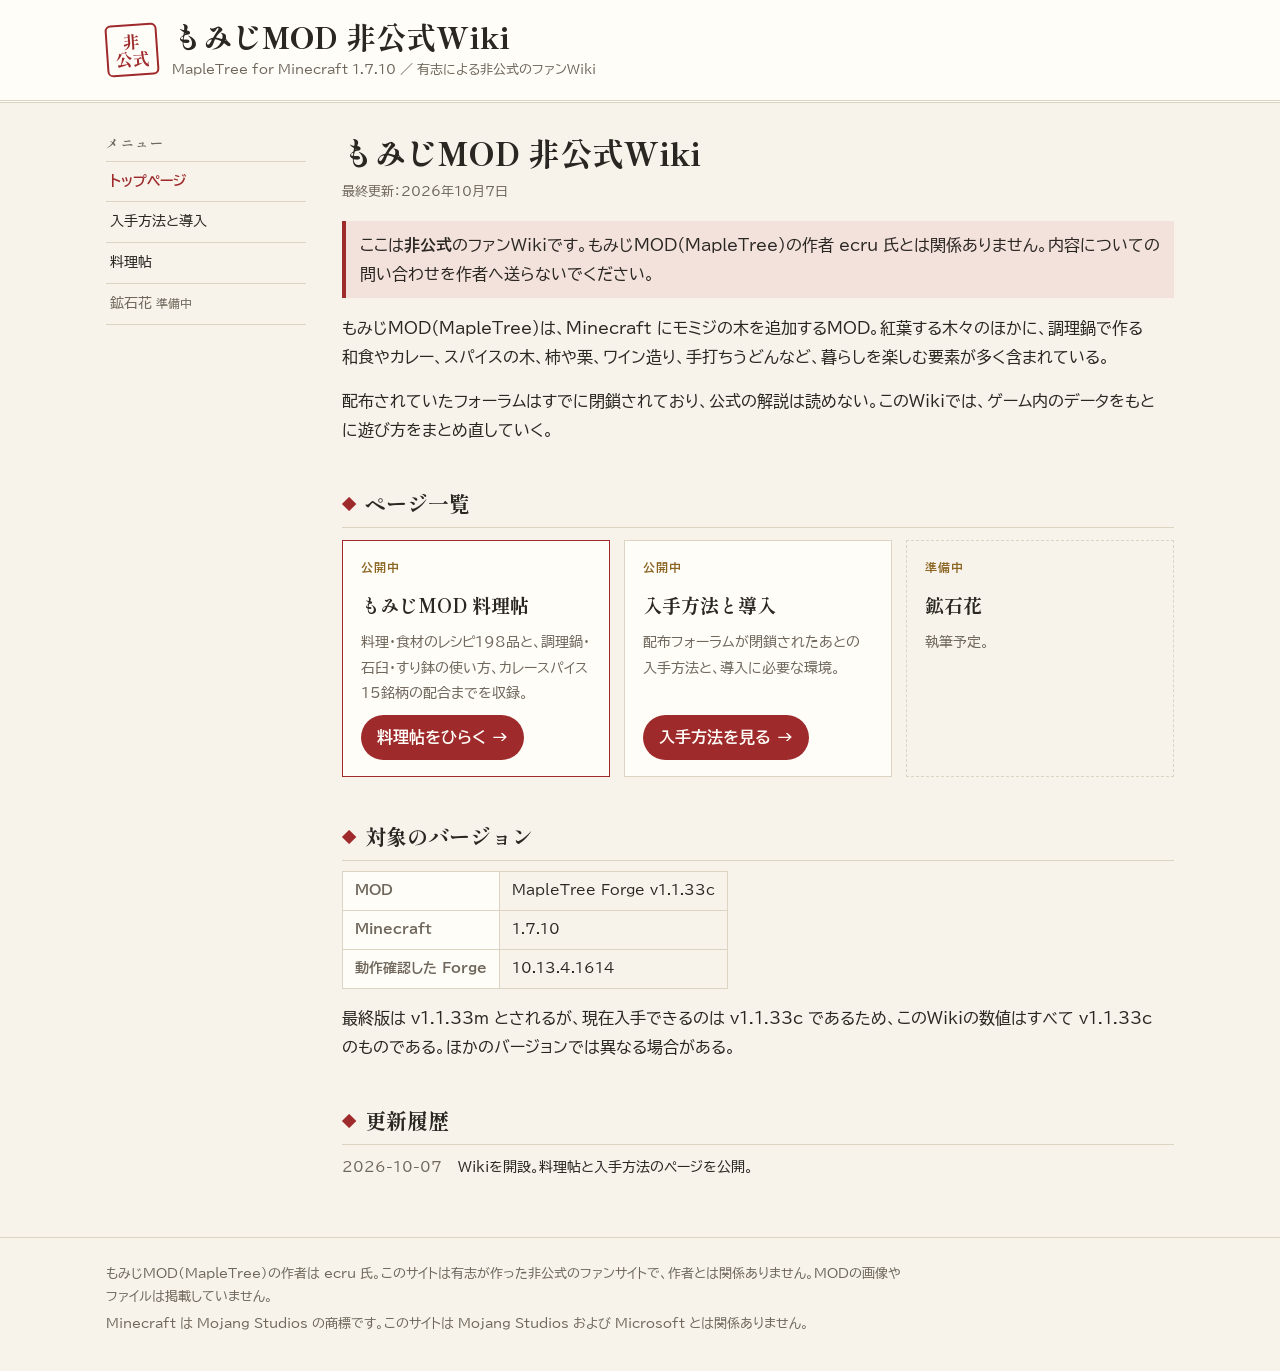
<file: index.html>
<!doctype html>
<html lang="ja">
<head>
<meta charset="utf-8">
<meta name="viewport" content="width=device-width, initial-scale=1">
<title>もみじMOD 非公式Wiki（MapleTree / Minecraft 1.7.10）</title>
<meta name="description" content="もみじMOD（MapleTree）の非公式ファンWiki。Minecraft 1.7.10 版 v1.1.33c の料理・カレーのレシピなどを、ゲーム内データをもとにまとめています。MODの作者とは関係ありません。">
<link rel="canonical" href="https://enashimaga.github.io/momiji-mod-unofficial-wiki/">
<meta property="og:type" content="website">
<meta property="og:site_name" content="もみじMOD 非公式Wiki">
<meta property="og:title" content="もみじMOD 非公式Wiki">
<meta property="og:description" content="もみじMOD（MapleTree / Minecraft 1.7.10）の非公式ファンWiki。">
<meta property="og:url" content="https://enashimaga.github.io/momiji-mod-unofficial-wiki/">
<meta property="og:locale" content="ja_JP">
<meta name="twitter:card" content="summary">
<link rel="icon" href="favicon.svg" type="image/svg+xml">
<link rel="preconnect" href="https://fonts.googleapis.com">
<link rel="preconnect" href="https://fonts.gstatic.com" crossorigin>
<link rel="stylesheet" href="https://fonts.googleapis.com/css2?family=BIZ+UDPGothic:wght@400;700&family=Shippori+Mincho+B1:wght@700;800&display=swap">
<link rel="stylesheet" href="assets/wiki.css">
</head>
<body>

<header class="site-head">
  <div class="in">
    <div class="hanko" aria-label="非公式">非<br>公式</div>
    <div>
      <p class="site-name"><a href="./">もみじMOD 非公式Wiki</a></p>
      <p class="site-sub">MapleTree for Minecraft 1.7.10 ／ 有志による非公式のファンWiki</p>
    </div>
  </div>
</header>

<div class="layout">
  <nav class="menu" aria-label="メニュー">
    <h2>メニュー</h2>
    <ul>
      <li><a href="./" aria-current="page">トップページ</a></li>
      <li><a href="download/">入手方法と導入</a></li>
      <li><a href="cooking/">料理帖</a></li>
      <li><span class="soon">鉱石花<small>準備中</small></span></li>
    </ul>
  </nav>

  <main>
    <h1>もみじMOD 非公式Wiki</h1>
    <p class="updated">最終更新：2026年10月7日</p>

    <div class="notice"><p>ここは<b>非公式</b>のファンWikiです。もみじMOD（MapleTree）の作者 ecru 氏とは関係ありません。内容についての問い合わせを作者へ送らないでください。</p></div>

    <p>もみじMOD（MapleTree）は、Minecraft にモミジの木を追加するMOD。紅葉する木々のほかに、調理鍋で作る和食やカレー、スパイスの木、柿や栗、ワイン造り、手打ちうどんなど、暮らしを楽しむ要素が多く含まれている。</p>
    <p>配布されていたフォーラムはすでに閉鎖されており、公式の解説は読めない。このWikiでは、ゲーム内のデータをもとに遊び方をまとめ直していく。</p>

    <h2>ページ一覧</h2>
    <div class="pages">
      <article class="page-card feature">
        <span class="label">公開中</span>
        <h3>もみじMOD 料理帖</h3>
        <p>料理・食材のレシピ198品と、調理鍋・石臼・すり鉢の使い方、カレースパイス15銘柄の配合までを収録。</p>
        <a class="go" href="cooking/">料理帖をひらく <span aria-hidden="true">→</span></a>
      </article>
      <article class="page-card">
        <span class="label">公開中</span>
        <h3>入手方法と導入</h3>
        <p>配布フォーラムが閉鎖されたあとの入手方法と、導入に必要な環境。</p>
        <a class="go" href="download/">入手方法を見る <span aria-hidden="true">→</span></a>
      </article>
      <article class="page-card soon">
        <span class="label">準備中</span>
        <h3>鉱石花</h3>
        <p>執筆予定。</p>
      </article>
    </div>

    <h2>対象のバージョン</h2>
    <div class="tablewrap">
      <table class="spec">
        <tr><th>MOD</th><td>MapleTree Forge v1.1.33c</td></tr>
        <tr><th>Minecraft</th><td>1.7.10</td></tr>
        <tr><th>動作確認した Forge</th><td>10.13.4.1614</td></tr>
      </table>
    </div>
    <p>最終版は v1.1.33m とされるが、現在入手できるのは v1.1.33c であるため、このWikiの数値はすべて v1.1.33c のものである。ほかのバージョンでは異なる場合がある。</p>

    <h2>更新履歴</h2>
    <dl class="log">
      <dt>2026-10-07</dt><dd>Wikiを開設。料理帖と入手方法のページを公開。</dd>
    </dl>
  </main>
</div>

<footer class="site-foot">
  <div class="in">
    <p>もみじMOD（MapleTree）の作者は ecru 氏。このサイトは有志が作った非公式のファンサイトで、作者とは関係ありません。MODの画像やファイルは掲載していません。</p>
    <p>Minecraft は Mojang Studios の商標です。このサイトは Mojang Studios および Microsoft とは関係ありません。</p>
  </div>
</footer>

</body>
</html>
</file>
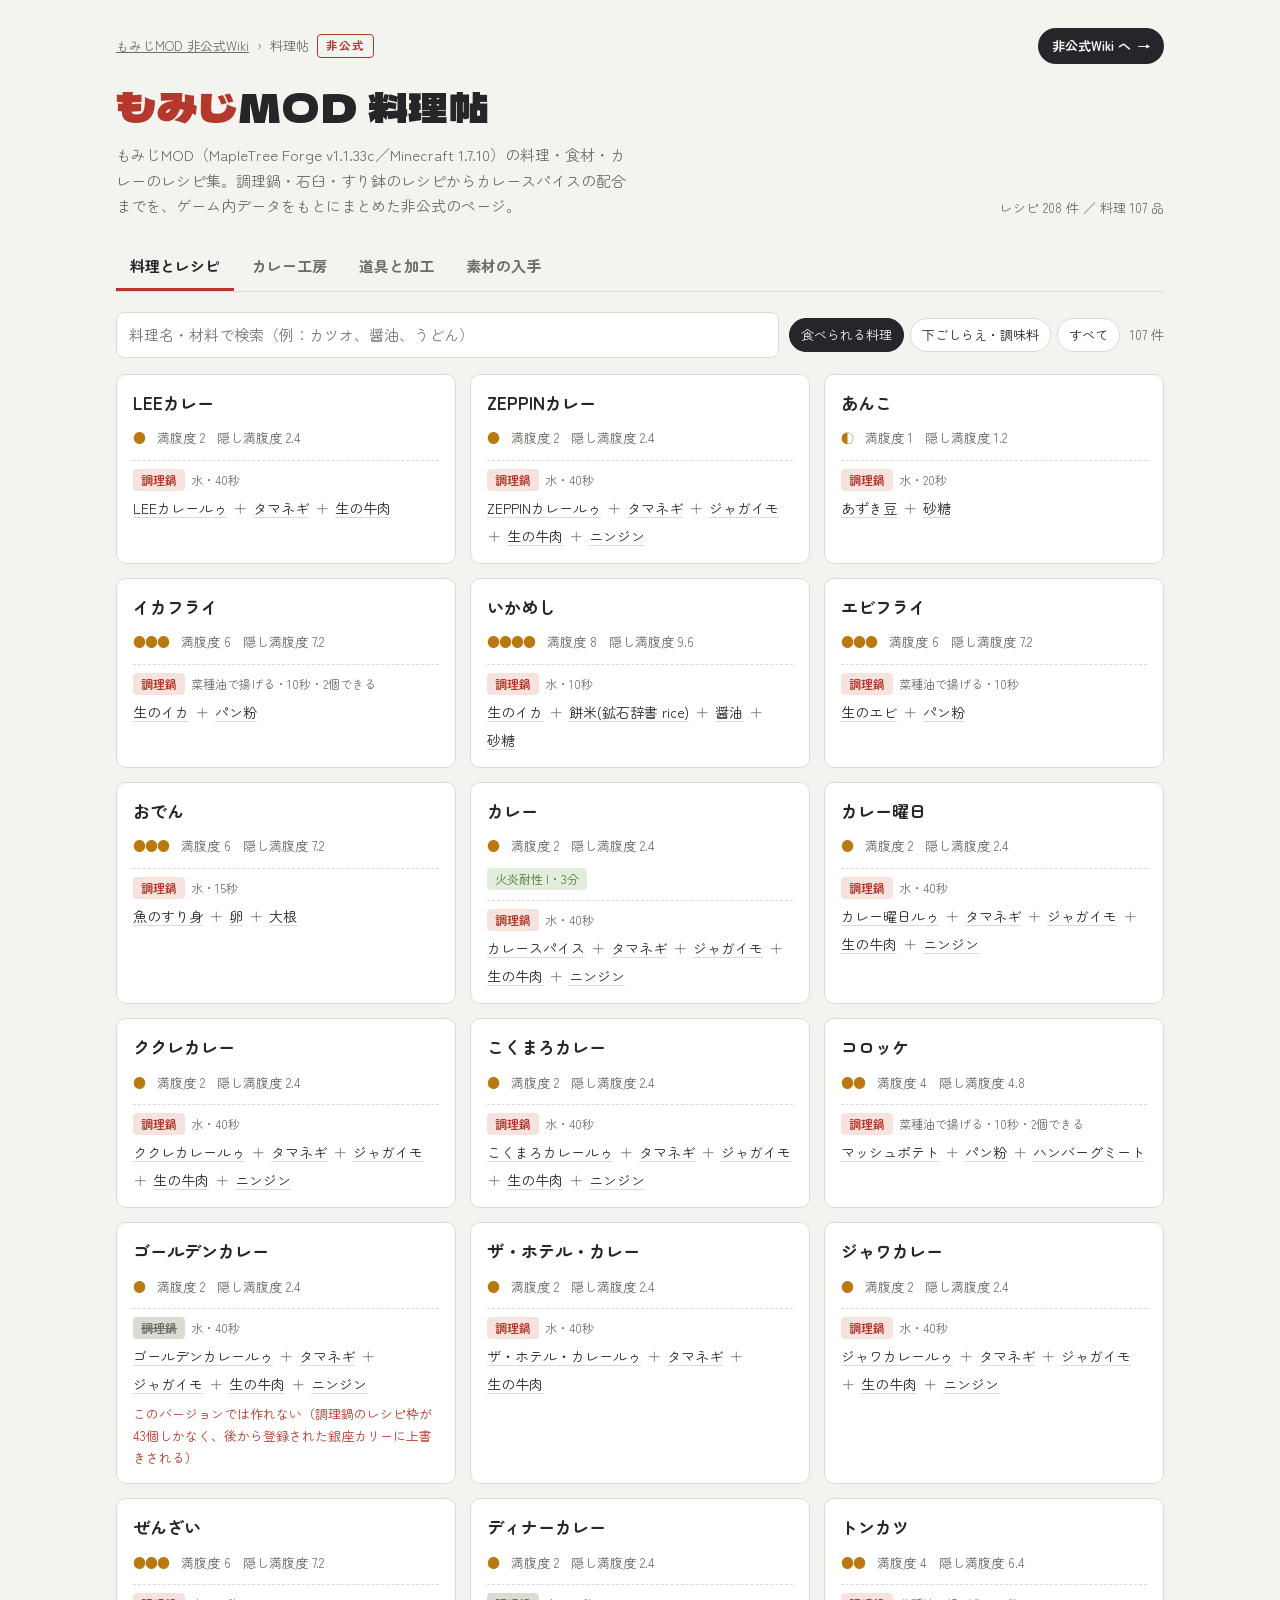
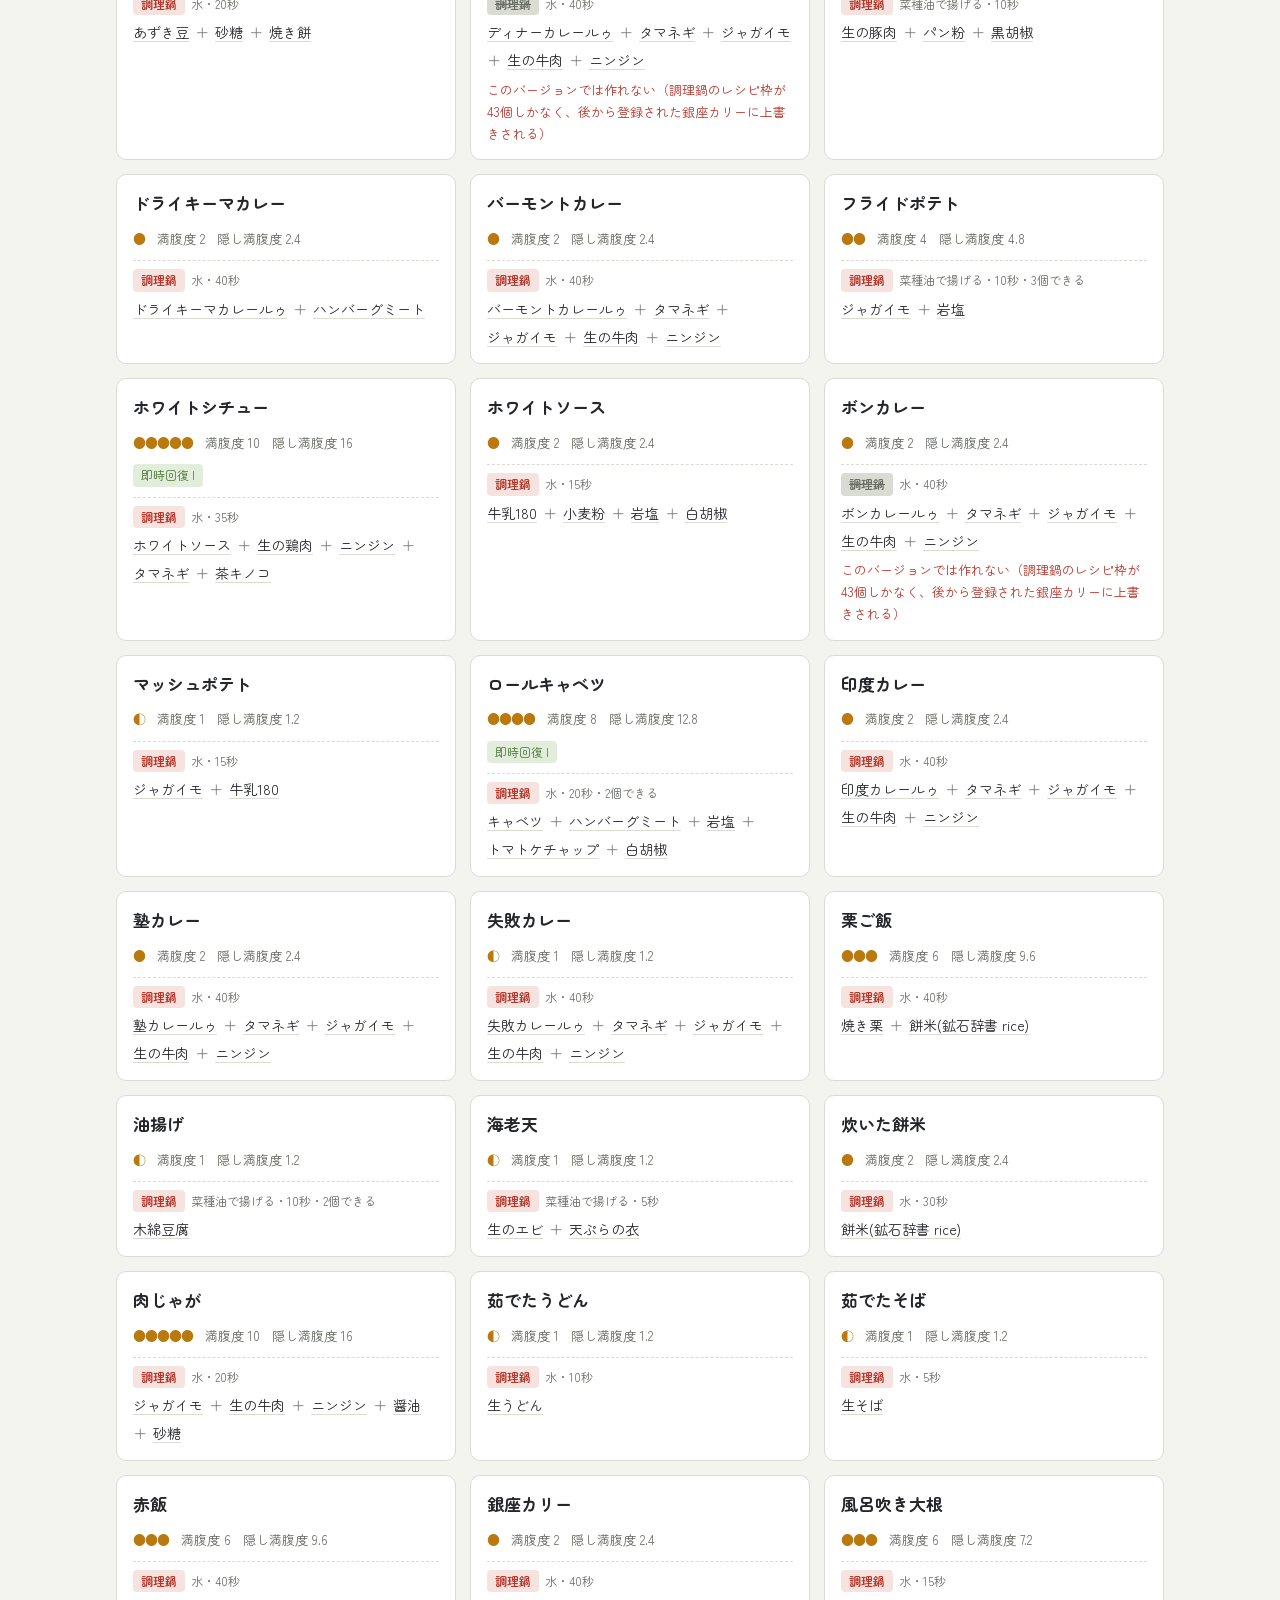
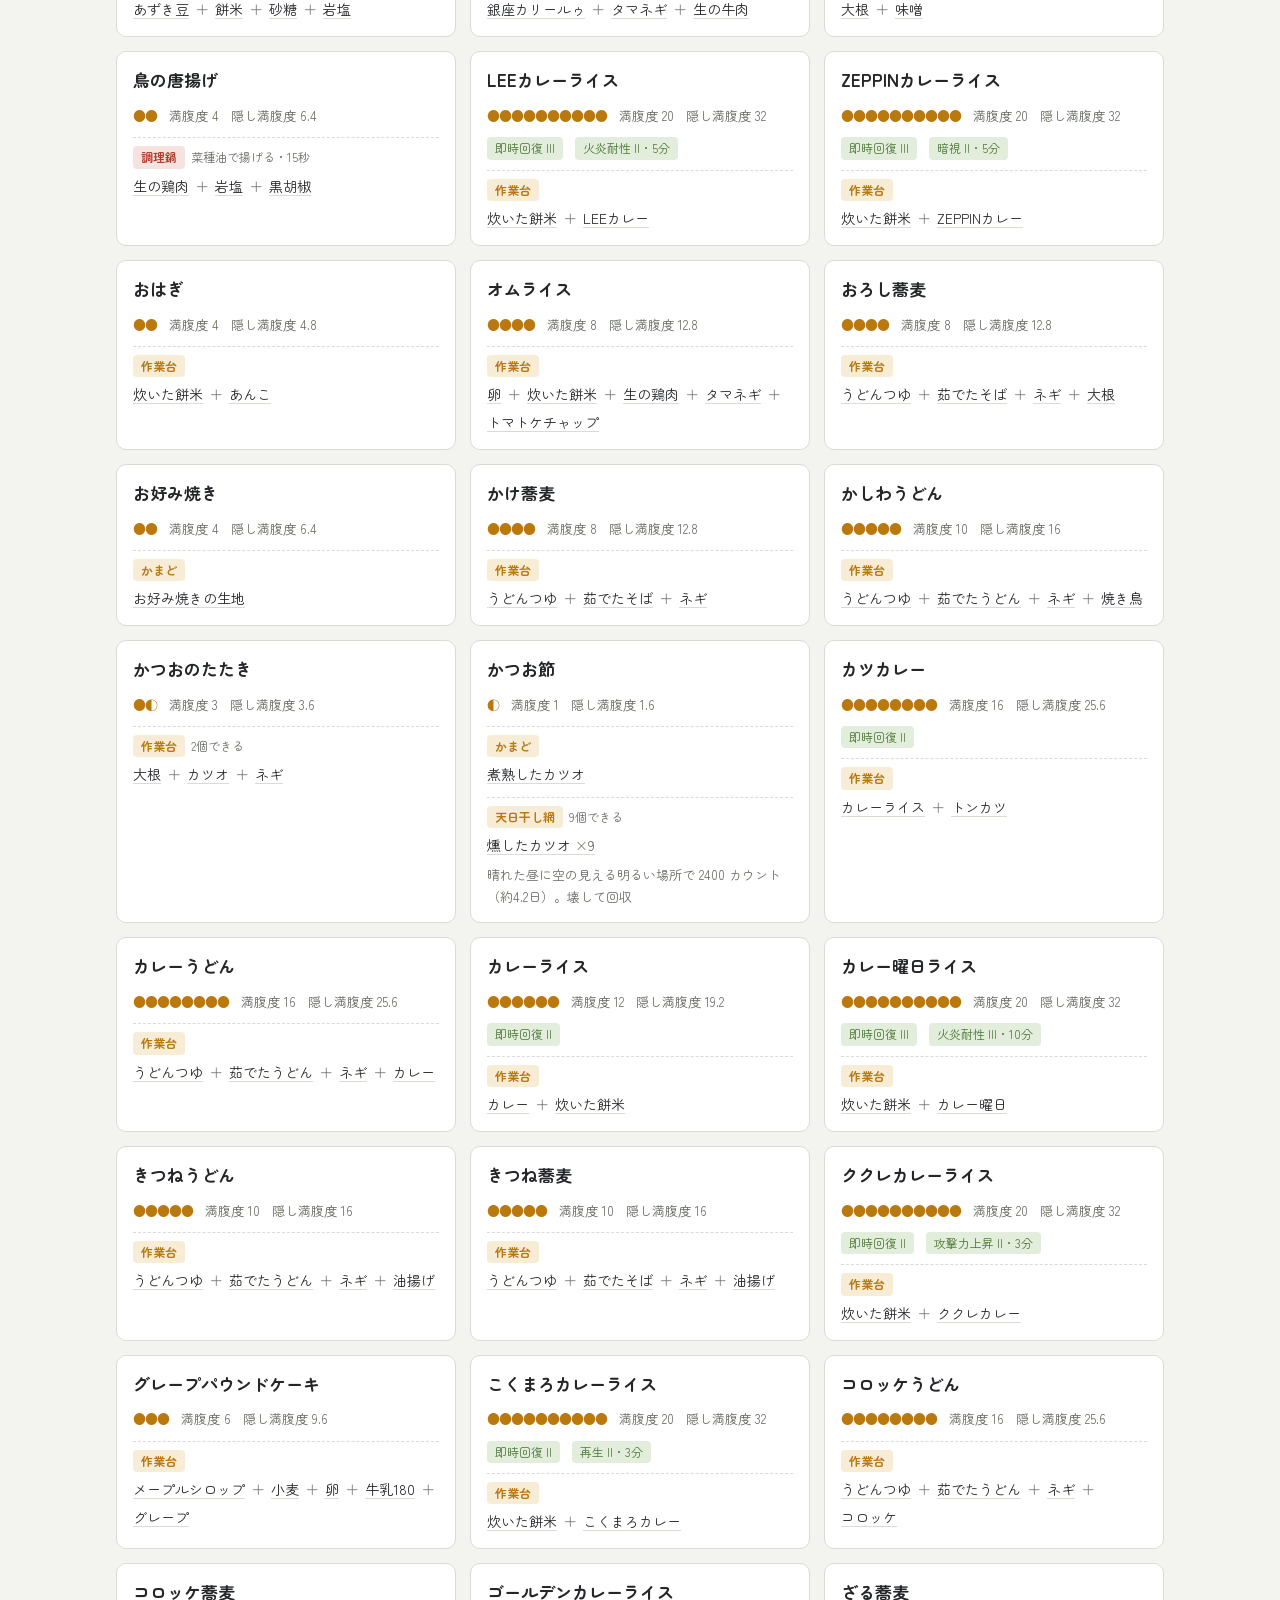
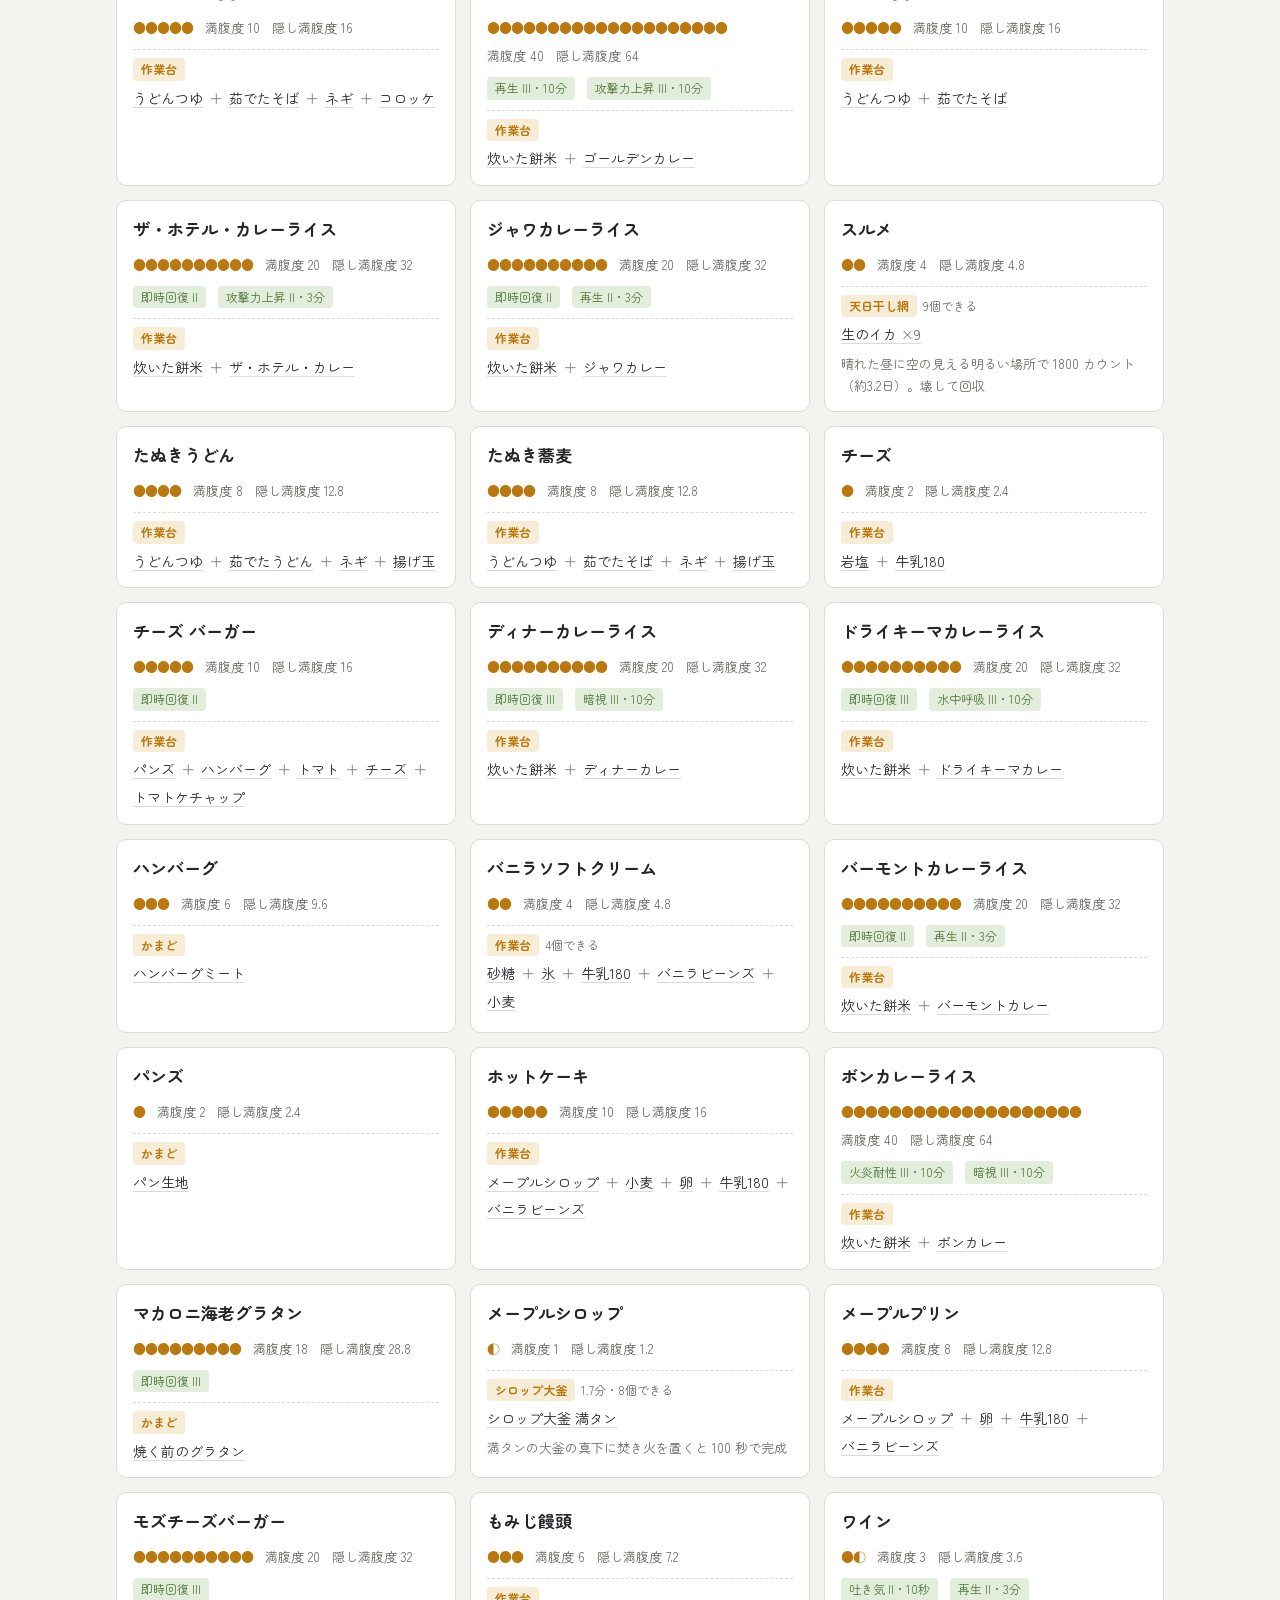
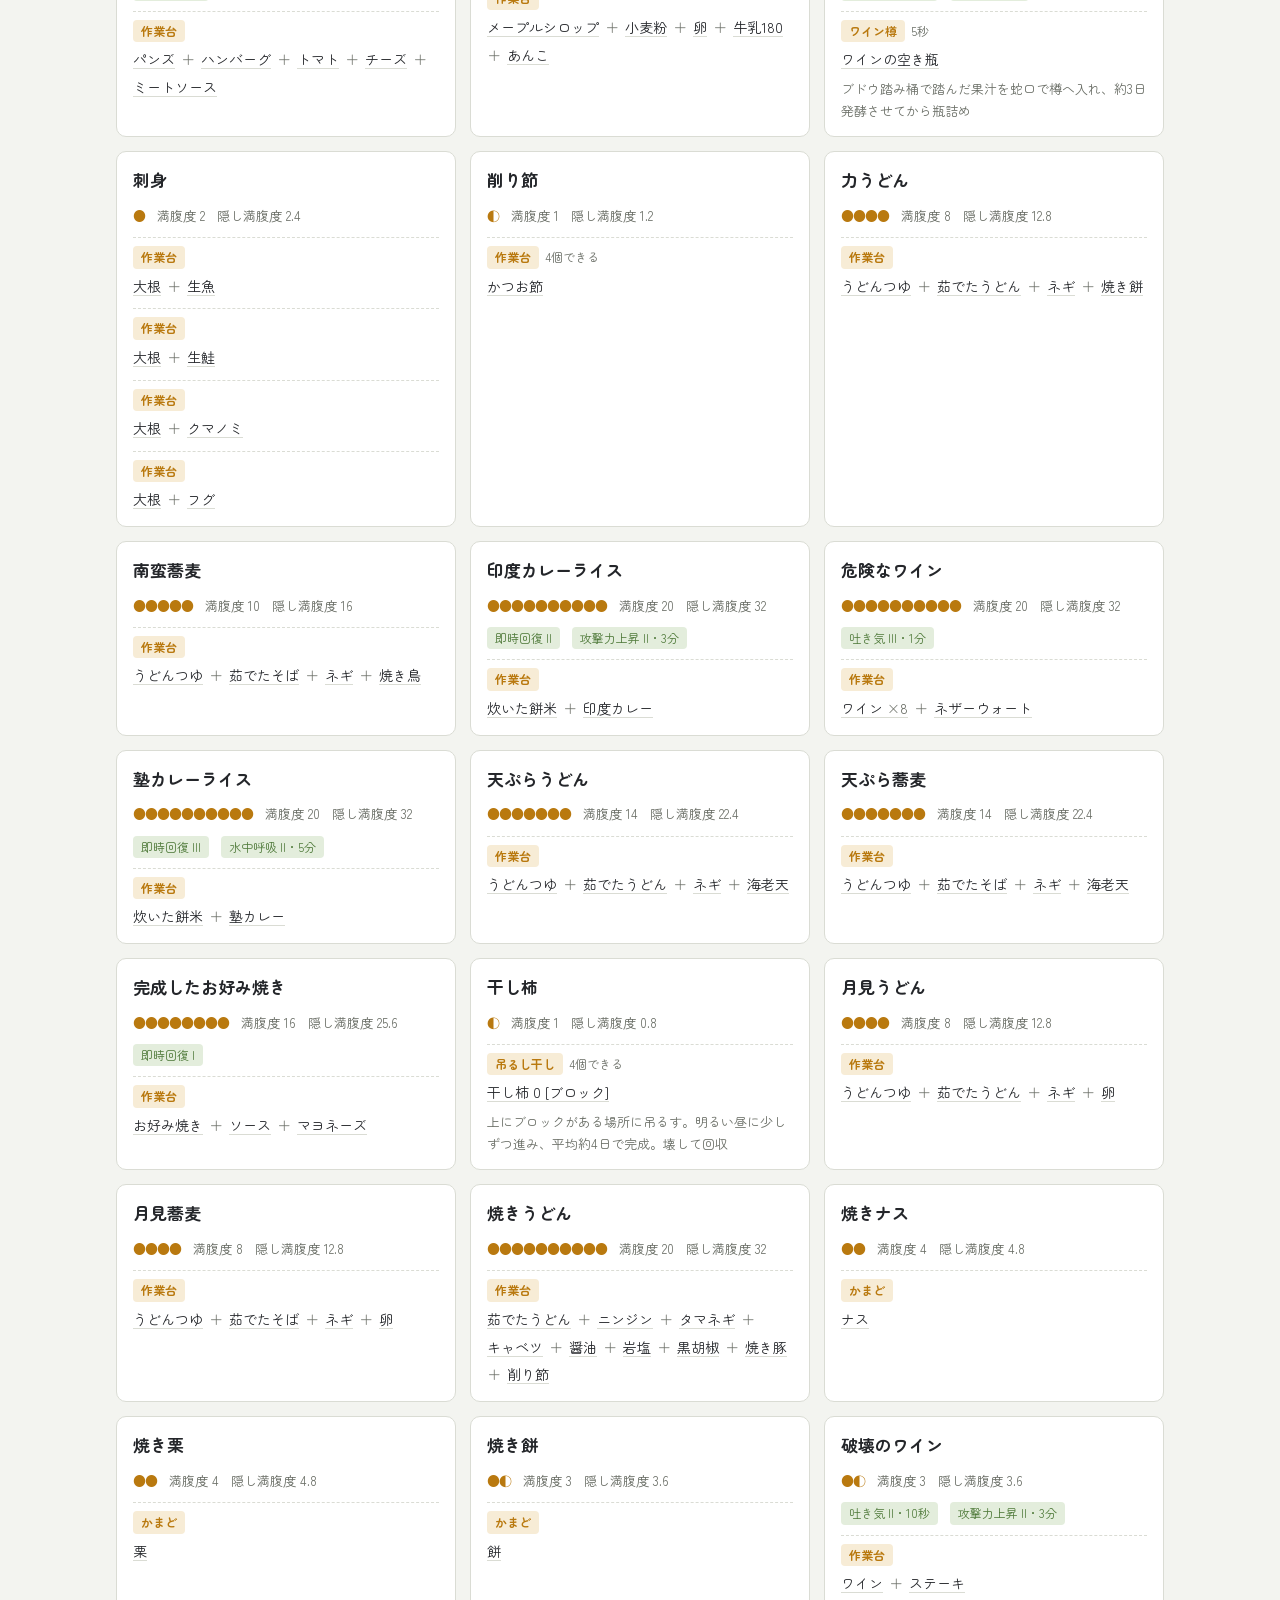
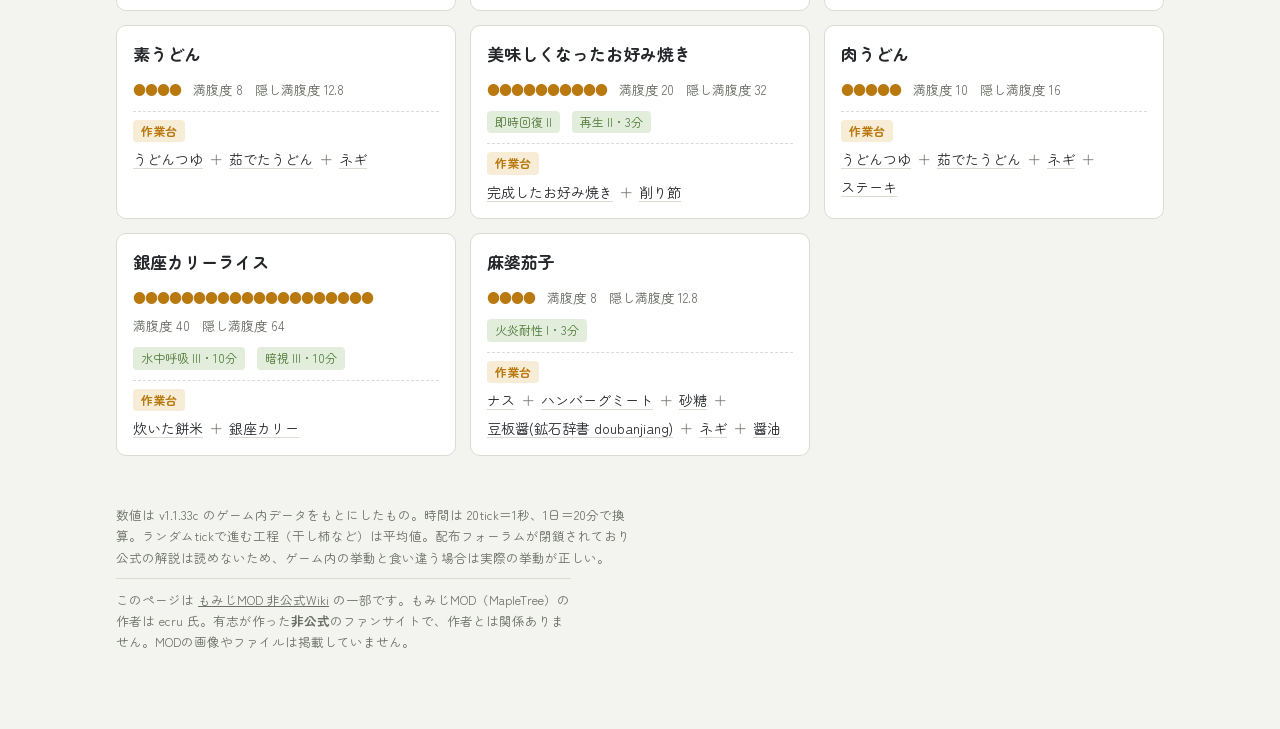
<file: cooking/index.html>
<!doctype html>
<html lang="ja">
<head>
<meta charset="utf-8">
<meta name="viewport" content="width=device-width, initial-scale=1">
<title>もみじMOD 料理帖｜料理・カレーのレシピ一覧 - もみじMOD 非公式Wiki</title>
<meta name="description" content="もみじMOD（MapleTree）の非公式ファンWiki。Minecraft 1.7.10 版 v1.1.33c の料理・食材のレシピ、調理鍋・石臼・すり鉢の使い方、カレースパイスの配合、満腹度と効果をまとめた料理帖。">
<link rel="canonical" href="https://enashimaga.github.io/momiji-mod-unofficial-wiki/cooking/">
<meta property="og:type" content="article">
<meta property="og:site_name" content="もみじMOD 非公式Wiki">
<meta property="og:title" content="もみじMOD 料理帖">
<meta property="og:description" content="もみじMOD（MapleTree / Minecraft 1.7.10）の料理・カレーのレシピをまとめた非公式の料理帖。">
<meta property="og:url" content="https://enashimaga.github.io/momiji-mod-unofficial-wiki/cooking/">
<meta property="og:locale" content="ja_JP">
<meta name="twitter:card" content="summary">
<link rel="icon" href="../favicon.svg" type="image/svg+xml">
<link rel="preconnect" href="https://fonts.googleapis.com">
<link rel="preconnect" href="https://fonts.gstatic.com" crossorigin>
<link rel="stylesheet" href="https://fonts.googleapis.com/css2?family=Dela+Gothic+One&family=Zen+Maru+Gothic:wght@400;500;700&display=swap">
<style>
/* Layout: one reading column (max 1080px), tab bar under a compact masthead; recipe cards in an auto-fill grid */
:root{
  --paper:#f3f4f0; --card:#ffffff; --ink:#24262a; --muted:#6a6e66; --line:#dadcd4;
  --maple:#b5382c; --maple-soft:#f6e3df; --amber:#b9790f; --amber-soft:#f7ecd6; --leaf:#4f7a3a; --leaf-soft:#e3eddc;
  --display:"Dela Gothic One","Hiragino Sans","Yu Gothic",sans-serif;
  --body:"Zen Maru Gothic","Hiragino Maru Gothic ProN","Yu Gothic",sans-serif;
}
@media (prefers-color-scheme: dark){:root:not([data-theme="light"]){
  --paper:#161716; --card:#1f201e; --ink:#ebeae4; --muted:#a2a39b; --line:#34362f;
  --maple:#e46c5d; --maple-soft:#3a201c; --amber:#e0a84a; --amber-soft:#35291a; --leaf:#8fbf73; --leaf-soft:#1f2b1a; color-scheme:dark}}
:root[data-theme="dark"]{
  --paper:#161716; --card:#1f201e; --ink:#ebeae4; --muted:#a2a39b; --line:#34362f;
  --maple:#e46c5d; --maple-soft:#3a201c; --amber:#e0a84a; --amber-soft:#35291a; --leaf:#8fbf73; --leaf-soft:#1f2b1a; color-scheme:dark}
*{box-sizing:border-box}
[hidden]{display:none!important}
html{-webkit-text-size-adjust:100%}
body{margin:0;background:var(--paper);color:var(--ink);font-family:var(--body);font-size:15px;line-height:1.7}
.wrap{max-width:1080px;margin:0 auto;padding-inline:16px;padding-block:28px 64px}
header.mast{display:flex;flex-wrap:wrap;align-items:flex-end;gap:8px 20px;justify-content:space-between}
h1{font-family:var(--display);font-weight:400;font-size:clamp(28px,5vw,40px);line-height:1.2;margin:0;letter-spacing:.02em;text-wrap:balance}
h1 .leaf{color:var(--maple)}
.meta{color:var(--muted);font-size:13px}
.lede{max-width:65ch;margin:12px 0 0;color:var(--muted)}
nav.tabs{position:sticky;top:env(safe-area-inset-top,0px);z-index:5;background:var(--paper);display:flex;gap:4px;overflow-x:auto;margin:24px 0 20px;border-bottom:1px solid var(--line)}
nav.tabs button{font:inherit;font-weight:700;background:none;border:0;color:var(--muted);padding:10px 14px;cursor:pointer;border-bottom:3px solid transparent;white-space:nowrap}
nav.tabs button[aria-selected="true"]{color:var(--ink);border-bottom-color:var(--maple)}
button:focus-visible,input:focus-visible,a:focus-visible{outline:2px solid var(--maple);outline-offset:2px}
h2{font-family:var(--display);font-weight:400;font-size:22px;margin:32px 0 8px;text-wrap:balance}
h3{font-size:16px;margin:0}
p{max-width:65ch}
.toolbar{display:flex;flex-wrap:wrap;gap:10px;align-items:center;margin-bottom:16px}
.toolbar input{font:inherit;flex:1 1 240px;min-width:0;padding:9px 12px;border:1px solid var(--line);border-radius:8px;background:var(--card);color:var(--ink)}
.chips{display:flex;flex-wrap:wrap;gap:6px}
.chip{font:inherit;font-size:13px;padding:5px 11px;border-radius:999px;border:1px solid var(--line);background:var(--card);color:var(--ink);cursor:pointer}
.chip[aria-pressed="true"]{background:var(--ink);color:var(--paper);border-color:var(--ink)}
.count{color:var(--muted);font-size:13px}
.grid{display:grid;grid-template-columns:repeat(auto-fill,minmax(300px,1fr));gap:14px}
.dish{background:var(--card);border:1px solid var(--line);border-radius:10px;padding:14px 16px;display:flex;flex-direction:column;gap:10px;min-width:0}
.dish header{display:flex;justify-content:space-between;align-items:baseline;gap:8px}
.dish h3{font-size:17px}
.stats{display:flex;flex-wrap:wrap;gap:6px 12px;font-size:13px;color:var(--muted);font-variant-numeric:tabular-nums}
.shanks{color:var(--amber);letter-spacing:-1px}
.eff{display:inline-block;font-size:12px;padding:1px 8px;border-radius:4px;background:var(--leaf-soft);color:var(--leaf)}
.way{border-top:1px dashed var(--line);padding-top:8px;display:flex;flex-direction:column;gap:6px}
.way:first-of-type{border-top:0;padding-top:0}
.method{display:inline-flex;align-items:center;gap:6px;font-size:12px;font-weight:700}
.tag{padding:1px 8px;border-radius:4px;background:var(--amber-soft);color:var(--amber)}
.tag.pot{background:var(--maple-soft);color:var(--maple)}
.tag.bad{background:var(--line);color:var(--muted);text-decoration:line-through}
.sub{font-weight:400;color:var(--muted)}
.ings{display:flex;flex-wrap:wrap;gap:4px 6px;font-size:14px}
.ing{font:inherit;font-size:14px;background:none;border:0;padding:0;color:var(--ink);cursor:pointer;text-decoration:underline;text-decoration-color:var(--line);text-underline-offset:3px}
.ing:hover{text-decoration-color:var(--maple)}
.ing .x{color:var(--muted);font-variant-numeric:tabular-nums}
.plus{color:var(--muted)}
.note{font-size:13px;color:var(--muted);margin:0}
.note.warn{color:var(--maple)}
.cgrid{display:inline-grid;grid-template-columns:repeat(3,auto);gap:2px;font-size:11px;margin-top:2px}
.cgrid span{border:1px solid var(--line);border-radius:3px;min-width:44px;min-height:22px;padding:1px 4px;text-align:center;color:var(--muted)}
.tablewrap{overflow-x:auto;border:1px solid var(--line);border-radius:10px;background:var(--card)}
table{border-collapse:collapse;width:100%;font-size:13.5px;font-variant-numeric:tabular-nums}
th,td{padding:8px 10px;border-bottom:1px solid var(--line);text-align:left;vertical-align:top}
th{font-size:12px;color:var(--muted);font-weight:700;letter-spacing:.04em;white-space:nowrap}
tr:last-child td{border-bottom:0}
td.num{text-align:right;white-space:nowrap}
.flow{display:flex;flex-wrap:wrap;align-items:stretch;gap:8px;margin:12px 0 4px}
.step{background:var(--card);border:1px solid var(--line);border-radius:10px;padding:10px 12px;flex:1 1 150px;min-width:0}
.step b{display:block}
.step small{color:var(--muted);font-size:12.5px;line-height:1.5;display:block}
.arrow{align-self:center;color:var(--maple);font-weight:700}
.callout{border-left:4px solid var(--maple);background:var(--card);padding:10px 14px;border-radius:0 8px 8px 0;margin:14px 0;max-width:75ch}
.callout p{margin:0}
.cols{display:grid;grid-template-columns:repeat(auto-fit,minmax(280px,1fr));gap:14px}
.box{background:var(--card);border:1px solid var(--line);border-radius:10px;padding:14px 16px;min-width:0}
.box h3{margin-bottom:6px}
.box ul{margin:0;padding-left:1.2em}
.box li{margin:2px 0}
.toolgrid{display:grid;grid-template-columns:repeat(5,minmax(0,1fr));grid-auto-flow:row dense;gap:10px;margin-top:10px}
.tile{font:inherit;text-align:left;color:var(--ink);background:var(--card);border:1px solid var(--line);border-radius:10px;padding:12px 14px;cursor:pointer;display:flex;flex-direction:column;gap:4px;min-width:0}
.tile b{font-size:15.5px}
@media (max-width:860px){.toolgrid{grid-template-columns:repeat(2,minmax(0,1fr))}}
.tile .tsum{font-size:12.5px;line-height:1.55;color:var(--muted);flex:1}
.tile .tcount{font-size:12px;color:var(--maple);font-weight:700}
.tile:hover{border-color:var(--muted)}
.tile[aria-expanded="true"]{border-color:var(--maple);box-shadow:inset 0 -3px 0 var(--maple)}
.tpanel{grid-column:1/-1;background:var(--card);border:1px solid var(--maple);border-radius:10px;padding:14px 18px 16px;min-width:0}
.tpanel header{display:flex;justify-content:space-between;align-items:center;gap:8px}
.tpanel h3{font-size:18px}
.tclose{font:inherit;background:none;border:1px solid var(--line);color:var(--muted);border-radius:999px;width:32px;height:32px;cursor:pointer}
.tclose:hover{color:var(--maple);border-color:var(--maple)}
.tbody{display:grid;grid-template-columns:minmax(0,1fr) minmax(0,1fr);gap:8px 28px}
@media (max-width:720px){.tbody{grid-template-columns:minmax(0,1fr)}}
.tpanel h4{font-size:12px;font-weight:700;letter-spacing:.08em;color:var(--muted);margin:12px 0 4px}
.tpanel ul{margin:0;padding-left:1.2em}
.tpanel li{margin:2px 0}
.tpanel .sub{font-weight:400}
.rlinks{display:flex;flex-wrap:wrap;gap:6px;margin-top:4px}
.rlink{font-size:13px;padding:2px 10px;border-radius:999px;border:1px solid var(--line);color:var(--ink);text-decoration:none;white-space:nowrap}
.rlink:hover{border-color:var(--maple);color:var(--maple)}
.rlink.bad{color:var(--muted);text-decoration:line-through}
#toolBoxes{align-items:stretch}
.dish{scroll-margin-top:72px}
.dish.flash{border-color:var(--maple);box-shadow:0 0 0 3px var(--maple-soft)}
.blend{display:flex;flex-wrap:wrap;gap:3px 8px}
.blend span{white-space:nowrap}
.range{color:var(--muted);font-size:12px;white-space:nowrap}
footer{margin-top:48px;color:var(--muted);font-size:12.5px;max-width:75ch}
footer .credit{margin-top:10px;padding-top:10px;border-top:1px solid var(--line)}
footer a{color:inherit}
.topbar{display:flex;flex-wrap:wrap;align-items:center;justify-content:space-between;gap:8px 16px;margin-bottom:18px;font-size:13px}
.crumb{display:flex;flex-wrap:wrap;align-items:center;gap:8px;color:var(--muted)}
.crumb a{color:inherit}
.badge{display:inline-block;font-size:11.5px;font-weight:700;letter-spacing:.08em;padding:1px 8px;border-radius:4px;border:1px solid var(--maple);color:var(--maple)}
.towiki{display:inline-flex;align-items:center;gap:6px;font-weight:700;text-decoration:none;color:var(--paper);background:var(--ink);padding:7px 14px;border-radius:999px}
.towiki:hover{background:var(--maple)}
.empty{grid-column:1/-1}
#oreTable td:nth-child(-n+2){white-space:nowrap}
#oreTable code{overflow-wrap:normal}
code{font-family:ui-monospace,"Cascadia Mono",Consolas,monospace;font-size:.88em;background:var(--card);border:1px solid var(--line);padding:0 5px;border-radius:4px;overflow-wrap:anywhere}
@media (prefers-reduced-motion:no-preference){.dish{transition:border-color .15s}.dish:hover{border-color:var(--muted)}}
</style>
</head>
<body>
<div class="wrap">
  <div class="topbar">
    <div class="crumb"><a href="../">もみじMOD 非公式Wiki</a><span aria-hidden="true">›</span><span>料理帖</span><span class="badge">非公式</span></div>
    <a class="towiki" href="../">非公式Wiki へ <span aria-hidden="true">→</span></a>
  </div>
  <header class="mast">
    <div>
      <h1><span class="leaf">もみじ</span>MOD 料理帖</h1>
      <p class="lede">もみじMOD（MapleTree Forge v1.1.33c／Minecraft 1.7.10）の料理・食材・カレーのレシピ集。調理鍋・石臼・すり鉢のレシピからカレースパイスの配合までを、ゲーム内データをもとにまとめた非公式のページ。</p>
    </div>
    <div class="meta" id="summary">レシピ 208 件 ／ 料理 107 品</div>
  </header>

  <nav class="tabs" role="tablist">
    <button role="tab" id="tab-dishes" aria-selected="true" data-panel="dishes">料理とレシピ</button>
    <button role="tab" id="tab-curry" aria-selected="false" data-panel="curry">カレー工房</button>
    <button role="tab" id="tab-tools" aria-selected="false" data-panel="tools">道具と加工</button>
    <button role="tab" id="tab-source" aria-selected="false" data-panel="source">素材の入手</button>
  </nav>

  <section id="dishes" role="tabpanel">
    <div class="toolbar">
      <input id="q" type="search" placeholder="料理名・材料で検索（例：カツオ、醤油、うどん）" aria-label="料理名・材料で検索">
      <div class="chips" id="filters">
        <button class="chip" data-f="eat" aria-pressed="true">食べられる料理</button>
        <button class="chip" data-f="prep" aria-pressed="false">下ごしらえ・調味料</button>
        <button class="chip" data-f="all" aria-pressed="false">すべて</button>
      </div>
      <span class="count" id="count"></span>
    </div>
    <div class="grid" id="list"><article class="dish" id="r-LEEカレー" data-name="LEEカレー" data-ings="LEEカレールゥ
タマネギ
生の牛肉" data-food="1"><header><h3>LEEカレー</h3></header><div class="stats"><span class="shanks" aria-hidden="true">●</span><span>満腹度 2</span><span>隠し満腹度 2.4</span></div><div class="way"><div class="method"><span class="tag pot">調理鍋</span><span class="sub">水・40秒</span></div><div class="ings"><button class="ing" data-q="LEEカレールゥ">LEEカレールゥ</button><span class="plus">＋</span><button class="ing" data-q="タマネギ">タマネギ</button><span class="plus">＋</span><button class="ing" data-q="生の牛肉">生の牛肉</button></div></div></article>
<article class="dish" id="r-ZEPPINカレー" data-name="ZEPPINカレー" data-ings="ZEPPINカレールゥ
ジャガイモ
タマネギ
ニンジン
生の牛肉" data-food="1"><header><h3>ZEPPINカレー</h3></header><div class="stats"><span class="shanks" aria-hidden="true">●</span><span>満腹度 2</span><span>隠し満腹度 2.4</span></div><div class="way"><div class="method"><span class="tag pot">調理鍋</span><span class="sub">水・40秒</span></div><div class="ings"><button class="ing" data-q="ZEPPINカレールゥ">ZEPPINカレールゥ</button><span class="plus">＋</span><button class="ing" data-q="タマネギ">タマネギ</button><span class="plus">＋</span><button class="ing" data-q="ジャガイモ">ジャガイモ</button><span class="plus">＋</span><button class="ing" data-q="生の牛肉">生の牛肉</button><span class="plus">＋</span><button class="ing" data-q="ニンジン">ニンジン</button></div></div></article>
<article class="dish" id="r-あんこ" data-name="あんこ" data-ings="あずき豆
砂糖" data-food="1"><header><h3>あんこ</h3></header><div class="stats"><span class="shanks" aria-hidden="true">◐</span><span>満腹度 1</span><span>隠し満腹度 1.2</span></div><div class="way"><div class="method"><span class="tag pot">調理鍋</span><span class="sub">水・20秒</span></div><div class="ings"><button class="ing" data-q="あずき豆">あずき豆</button><span class="plus">＋</span><button class="ing" data-q="砂糖">砂糖</button></div></div></article>
<article class="dish" id="r-イカフライ" data-name="イカフライ" data-ings="パン粉
生のイカ" data-food="1"><header><h3>イカフライ</h3></header><div class="stats"><span class="shanks" aria-hidden="true">●●●</span><span>満腹度 6</span><span>隠し満腹度 7.2</span></div><div class="way"><div class="method"><span class="tag pot">調理鍋</span><span class="sub">菜種油で揚げる・10秒・2個できる</span></div><div class="ings"><button class="ing" data-q="生のイカ">生のイカ</button><span class="plus">＋</span><button class="ing" data-q="パン粉">パン粉</button></div></div></article>
<article class="dish" id="r-いかめし" data-name="いかめし" data-ings="生のイカ
砂糖
醤油
餅米(鉱石辞書 rice)" data-food="1"><header><h3>いかめし</h3></header><div class="stats"><span class="shanks" aria-hidden="true">●●●●</span><span>満腹度 8</span><span>隠し満腹度 9.6</span></div><div class="way"><div class="method"><span class="tag pot">調理鍋</span><span class="sub">水・10秒</span></div><div class="ings"><button class="ing" data-q="生のイカ">生のイカ</button><span class="plus">＋</span><button class="ing" data-q="餅米(鉱石辞書 rice)">餅米(鉱石辞書 rice)</button><span class="plus">＋</span><button class="ing" data-q="醤油">醤油</button><span class="plus">＋</span><button class="ing" data-q="砂糖">砂糖</button></div></div></article>
<article class="dish" id="r-うどんつゆ" data-name="うどんつゆ" data-ings="乾燥昆布
削り節
砂糖
醤油(鉱石辞書 foodSoysauce)" data-food="0"><header><h3>うどんつゆ</h3></header><div class="way"><div class="method"><span class="tag pot">調理鍋</span><span class="sub">水・30秒</span></div><div class="ings"><button class="ing" data-q="乾燥昆布">乾燥昆布</button><span class="plus">＋</span><button class="ing" data-q="削り節">削り節</button><span class="plus">＋</span><button class="ing" data-q="醤油(鉱石辞書 foodSoysauce)">醤油(鉱石辞書 foodSoysauce)</button><span class="plus">＋</span><button class="ing" data-q="砂糖">砂糖</button></div></div></article>
<article class="dish" id="r-エビフライ" data-name="エビフライ" data-ings="パン粉
生のエビ" data-food="1"><header><h3>エビフライ</h3></header><div class="stats"><span class="shanks" aria-hidden="true">●●●</span><span>満腹度 6</span><span>隠し満腹度 7.2</span></div><div class="way"><div class="method"><span class="tag pot">調理鍋</span><span class="sub">菜種油で揚げる・10秒</span></div><div class="ings"><button class="ing" data-q="生のエビ">生のエビ</button><span class="plus">＋</span><button class="ing" data-q="パン粉">パン粉</button></div></div></article>
<article class="dish" id="r-おでん" data-name="おでん" data-ings="卵
大根
魚のすり身" data-food="1"><header><h3>おでん</h3></header><div class="stats"><span class="shanks" aria-hidden="true">●●●</span><span>満腹度 6</span><span>隠し満腹度 7.2</span></div><div class="way"><div class="method"><span class="tag pot">調理鍋</span><span class="sub">水・15秒</span></div><div class="ings"><button class="ing" data-q="魚のすり身">魚のすり身</button><span class="plus">＋</span><button class="ing" data-q="卵">卵</button><span class="plus">＋</span><button class="ing" data-q="大根">大根</button></div></div></article>
<article class="dish" id="r-カレー" data-name="カレー" data-ings="カレースパイス
ジャガイモ
タマネギ
ニンジン
生の牛肉" data-food="1"><header><h3>カレー</h3></header><div class="stats"><span class="shanks" aria-hidden="true">●</span><span>満腹度 2</span><span>隠し満腹度 2.4</span></div><div class="stats"><span class="eff">火炎耐性 I・3分</span></div><div class="way"><div class="method"><span class="tag pot">調理鍋</span><span class="sub">水・40秒</span></div><div class="ings"><button class="ing" data-q="カレースパイス">カレースパイス</button><span class="plus">＋</span><button class="ing" data-q="タマネギ">タマネギ</button><span class="plus">＋</span><button class="ing" data-q="ジャガイモ">ジャガイモ</button><span class="plus">＋</span><button class="ing" data-q="生の牛肉">生の牛肉</button><span class="plus">＋</span><button class="ing" data-q="ニンジン">ニンジン</button></div></div></article>
<article class="dish" id="r-カレー曜日" data-name="カレー曜日" data-ings="カレー曜日ルゥ
ジャガイモ
タマネギ
ニンジン
生の牛肉" data-food="1"><header><h3>カレー曜日</h3></header><div class="stats"><span class="shanks" aria-hidden="true">●</span><span>満腹度 2</span><span>隠し満腹度 2.4</span></div><div class="way"><div class="method"><span class="tag pot">調理鍋</span><span class="sub">水・40秒</span></div><div class="ings"><button class="ing" data-q="カレー曜日ルゥ">カレー曜日ルゥ</button><span class="plus">＋</span><button class="ing" data-q="タマネギ">タマネギ</button><span class="plus">＋</span><button class="ing" data-q="ジャガイモ">ジャガイモ</button><span class="plus">＋</span><button class="ing" data-q="生の牛肉">生の牛肉</button><span class="plus">＋</span><button class="ing" data-q="ニンジン">ニンジン</button></div></div></article>
<article class="dish" id="r-ククレカレー" data-name="ククレカレー" data-ings="ククレカレールゥ
ジャガイモ
タマネギ
ニンジン
生の牛肉" data-food="1"><header><h3>ククレカレー</h3></header><div class="stats"><span class="shanks" aria-hidden="true">●</span><span>満腹度 2</span><span>隠し満腹度 2.4</span></div><div class="way"><div class="method"><span class="tag pot">調理鍋</span><span class="sub">水・40秒</span></div><div class="ings"><button class="ing" data-q="ククレカレールゥ">ククレカレールゥ</button><span class="plus">＋</span><button class="ing" data-q="タマネギ">タマネギ</button><span class="plus">＋</span><button class="ing" data-q="ジャガイモ">ジャガイモ</button><span class="plus">＋</span><button class="ing" data-q="生の牛肉">生の牛肉</button><span class="plus">＋</span><button class="ing" data-q="ニンジン">ニンジン</button></div></div></article>
<article class="dish" id="r-こくまろカレー" data-name="こくまろカレー" data-ings="こくまろカレールゥ
ジャガイモ
タマネギ
ニンジン
生の牛肉" data-food="1"><header><h3>こくまろカレー</h3></header><div class="stats"><span class="shanks" aria-hidden="true">●</span><span>満腹度 2</span><span>隠し満腹度 2.4</span></div><div class="way"><div class="method"><span class="tag pot">調理鍋</span><span class="sub">水・40秒</span></div><div class="ings"><button class="ing" data-q="こくまろカレールゥ">こくまろカレールゥ</button><span class="plus">＋</span><button class="ing" data-q="タマネギ">タマネギ</button><span class="plus">＋</span><button class="ing" data-q="ジャガイモ">ジャガイモ</button><span class="plus">＋</span><button class="ing" data-q="生の牛肉">生の牛肉</button><span class="plus">＋</span><button class="ing" data-q="ニンジン">ニンジン</button></div></div></article>
<article class="dish" id="r-コロッケ" data-name="コロッケ" data-ings="ハンバーグミート
パン粉
マッシュポテト" data-food="1"><header><h3>コロッケ</h3></header><div class="stats"><span class="shanks" aria-hidden="true">●●</span><span>満腹度 4</span><span>隠し満腹度 4.8</span></div><div class="way"><div class="method"><span class="tag pot">調理鍋</span><span class="sub">菜種油で揚げる・10秒・2個できる</span></div><div class="ings"><button class="ing" data-q="マッシュポテト">マッシュポテト</button><span class="plus">＋</span><button class="ing" data-q="パン粉">パン粉</button><span class="plus">＋</span><button class="ing" data-q="ハンバーグミート">ハンバーグミート</button></div></div></article>
<article class="dish" id="r-ゴールデンカレー" data-name="ゴールデンカレー" data-ings="ゴールデンカレールゥ
ジャガイモ
タマネギ
ニンジン
生の牛肉" data-food="1"><header><h3>ゴールデンカレー</h3></header><div class="stats"><span class="shanks" aria-hidden="true">●</span><span>満腹度 2</span><span>隠し満腹度 2.4</span></div><div class="way"><div class="method"><span class="tag pot bad">調理鍋</span><span class="sub">水・40秒</span></div><div class="ings"><button class="ing" data-q="ゴールデンカレールゥ">ゴールデンカレールゥ</button><span class="plus">＋</span><button class="ing" data-q="タマネギ">タマネギ</button><span class="plus">＋</span><button class="ing" data-q="ジャガイモ">ジャガイモ</button><span class="plus">＋</span><button class="ing" data-q="生の牛肉">生の牛肉</button><span class="plus">＋</span><button class="ing" data-q="ニンジン">ニンジン</button></div><p class="note warn">このバージョンでは作れない（調理鍋のレシピ枠が43個しかなく、後から登録された銀座カリーに上書きされる）</p></div></article>
<article class="dish" id="r-ザ・ホテル・カレー" data-name="ザ・ホテル・カレー" data-ings="ザ・ホテル・カレールゥ
タマネギ
生の牛肉" data-food="1"><header><h3>ザ・ホテル・カレー</h3></header><div class="stats"><span class="shanks" aria-hidden="true">●</span><span>満腹度 2</span><span>隠し満腹度 2.4</span></div><div class="way"><div class="method"><span class="tag pot">調理鍋</span><span class="sub">水・40秒</span></div><div class="ings"><button class="ing" data-q="ザ・ホテル・カレールゥ">ザ・ホテル・カレールゥ</button><span class="plus">＋</span><button class="ing" data-q="タマネギ">タマネギ</button><span class="plus">＋</span><button class="ing" data-q="生の牛肉">生の牛肉</button></div></div></article>
<article class="dish" id="r-ジャワカレー" data-name="ジャワカレー" data-ings="ジャガイモ
ジャワカレールゥ
タマネギ
ニンジン
生の牛肉" data-food="1"><header><h3>ジャワカレー</h3></header><div class="stats"><span class="shanks" aria-hidden="true">●</span><span>満腹度 2</span><span>隠し満腹度 2.4</span></div><div class="way"><div class="method"><span class="tag pot">調理鍋</span><span class="sub">水・40秒</span></div><div class="ings"><button class="ing" data-q="ジャワカレールゥ">ジャワカレールゥ</button><span class="plus">＋</span><button class="ing" data-q="タマネギ">タマネギ</button><span class="plus">＋</span><button class="ing" data-q="ジャガイモ">ジャガイモ</button><span class="plus">＋</span><button class="ing" data-q="生の牛肉">生の牛肉</button><span class="plus">＋</span><button class="ing" data-q="ニンジン">ニンジン</button></div></div></article>
<article class="dish" id="r-ぜんざい" data-name="ぜんざい" data-ings="あずき豆
焼き餅
砂糖" data-food="1"><header><h3>ぜんざい</h3></header><div class="stats"><span class="shanks" aria-hidden="true">●●●</span><span>満腹度 6</span><span>隠し満腹度 7.2</span></div><div class="way"><div class="method"><span class="tag pot">調理鍋</span><span class="sub">水・20秒</span></div><div class="ings"><button class="ing" data-q="あずき豆">あずき豆</button><span class="plus">＋</span><button class="ing" data-q="砂糖">砂糖</button><span class="plus">＋</span><button class="ing" data-q="焼き餅">焼き餅</button></div></div></article>
<article class="dish" id="r-ソース" data-name="ソース" data-ings="タマネギ
トマト
リンゴ
岩塩" data-food="0"><header><h3>ソース</h3></header><div class="way"><div class="method"><span class="tag pot">調理鍋</span><span class="sub">水・20秒・2個できる</span></div><div class="ings"><button class="ing" data-q="トマト">トマト</button><span class="plus">＋</span><button class="ing" data-q="タマネギ">タマネギ</button><span class="plus">＋</span><button class="ing" data-q="岩塩">岩塩</button><span class="plus">＋</span><button class="ing" data-q="リンゴ">リンゴ</button></div></div></article>
<article class="dish" id="r-ディナーカレー" data-name="ディナーカレー" data-ings="ジャガイモ
タマネギ
ディナーカレールゥ
ニンジン
生の牛肉" data-food="1"><header><h3>ディナーカレー</h3></header><div class="stats"><span class="shanks" aria-hidden="true">●</span><span>満腹度 2</span><span>隠し満腹度 2.4</span></div><div class="way"><div class="method"><span class="tag pot bad">調理鍋</span><span class="sub">水・40秒</span></div><div class="ings"><button class="ing" data-q="ディナーカレールゥ">ディナーカレールゥ</button><span class="plus">＋</span><button class="ing" data-q="タマネギ">タマネギ</button><span class="plus">＋</span><button class="ing" data-q="ジャガイモ">ジャガイモ</button><span class="plus">＋</span><button class="ing" data-q="生の牛肉">生の牛肉</button><span class="plus">＋</span><button class="ing" data-q="ニンジン">ニンジン</button></div><p class="note warn">このバージョンでは作れない（調理鍋のレシピ枠が43個しかなく、後から登録された銀座カリーに上書きされる）</p></div></article>
<article class="dish" id="r-トマトケチャップ" data-name="トマトケチャップ" data-ings="タマネギ
トマト
岩塩
砂糖" data-food="0"><header><h3>トマトケチャップ</h3></header><div class="way"><div class="method"><span class="tag pot">調理鍋</span><span class="sub">水・20秒・2個できる</span></div><div class="ings"><button class="ing" data-q="トマト">トマト</button><span class="plus">＋</span><button class="ing" data-q="タマネギ">タマネギ</button><span class="plus">＋</span><button class="ing" data-q="岩塩">岩塩</button><span class="plus">＋</span><button class="ing" data-q="砂糖">砂糖</button></div></div></article>
<article class="dish" id="r-トンカツ" data-name="トンカツ" data-ings="パン粉
生の豚肉
黒胡椒" data-food="1"><header><h3>トンカツ</h3></header><div class="stats"><span class="shanks" aria-hidden="true">●●</span><span>満腹度 4</span><span>隠し満腹度 6.4</span></div><div class="way"><div class="method"><span class="tag pot">調理鍋</span><span class="sub">菜種油で揚げる・10秒</span></div><div class="ings"><button class="ing" data-q="生の豚肉">生の豚肉</button><span class="plus">＋</span><button class="ing" data-q="パン粉">パン粉</button><span class="plus">＋</span><button class="ing" data-q="黒胡椒">黒胡椒</button></div></div></article>
<article class="dish" id="r-ドライキーマカレー" data-name="ドライキーマカレー" data-ings="ドライキーマカレールゥ
ハンバーグミート" data-food="1"><header><h3>ドライキーマカレー</h3></header><div class="stats"><span class="shanks" aria-hidden="true">●</span><span>満腹度 2</span><span>隠し満腹度 2.4</span></div><div class="way"><div class="method"><span class="tag pot">調理鍋</span><span class="sub">水・40秒</span></div><div class="ings"><button class="ing" data-q="ドライキーマカレールゥ">ドライキーマカレールゥ</button><span class="plus">＋</span><button class="ing" data-q="ハンバーグミート">ハンバーグミート</button></div></div></article>
<article class="dish" id="r-バーモントカレー" data-name="バーモントカレー" data-ings="ジャガイモ
タマネギ
ニンジン
バーモントカレールゥ
生の牛肉" data-food="1"><header><h3>バーモントカレー</h3></header><div class="stats"><span class="shanks" aria-hidden="true">●</span><span>満腹度 2</span><span>隠し満腹度 2.4</span></div><div class="way"><div class="method"><span class="tag pot">調理鍋</span><span class="sub">水・40秒</span></div><div class="ings"><button class="ing" data-q="バーモントカレールゥ">バーモントカレールゥ</button><span class="plus">＋</span><button class="ing" data-q="タマネギ">タマネギ</button><span class="plus">＋</span><button class="ing" data-q="ジャガイモ">ジャガイモ</button><span class="plus">＋</span><button class="ing" data-q="生の牛肉">生の牛肉</button><span class="plus">＋</span><button class="ing" data-q="ニンジン">ニンジン</button></div></div></article>
<article class="dish" id="r-フライドポテト" data-name="フライドポテト" data-ings="ジャガイモ
岩塩" data-food="1"><header><h3>フライドポテト</h3></header><div class="stats"><span class="shanks" aria-hidden="true">●●</span><span>満腹度 4</span><span>隠し満腹度 4.8</span></div><div class="way"><div class="method"><span class="tag pot">調理鍋</span><span class="sub">菜種油で揚げる・10秒・3個できる</span></div><div class="ings"><button class="ing" data-q="ジャガイモ">ジャガイモ</button><span class="plus">＋</span><button class="ing" data-q="岩塩">岩塩</button></div></div></article>
<article class="dish" id="r-ホワイトシチュー" data-name="ホワイトシチュー" data-ings="タマネギ
ニンジン
ホワイトソース
生の鶏肉
茶キノコ" data-food="1"><header><h3>ホワイトシチュー</h3></header><div class="stats"><span class="shanks" aria-hidden="true">●●●●●</span><span>満腹度 10</span><span>隠し満腹度 16</span></div><div class="stats"><span class="eff">即時回復 I</span></div><div class="way"><div class="method"><span class="tag pot">調理鍋</span><span class="sub">水・35秒</span></div><div class="ings"><button class="ing" data-q="ホワイトソース">ホワイトソース</button><span class="plus">＋</span><button class="ing" data-q="生の鶏肉">生の鶏肉</button><span class="plus">＋</span><button class="ing" data-q="ニンジン">ニンジン</button><span class="plus">＋</span><button class="ing" data-q="タマネギ">タマネギ</button><span class="plus">＋</span><button class="ing" data-q="茶キノコ">茶キノコ</button></div></div></article>
<article class="dish" id="r-ホワイトソース" data-name="ホワイトソース" data-ings="小麦粉
岩塩
牛乳180
白胡椒" data-food="1"><header><h3>ホワイトソース</h3></header><div class="stats"><span class="shanks" aria-hidden="true">●</span><span>満腹度 2</span><span>隠し満腹度 2.4</span></div><div class="way"><div class="method"><span class="tag pot">調理鍋</span><span class="sub">水・15秒</span></div><div class="ings"><button class="ing" data-q="牛乳180">牛乳180</button><span class="plus">＋</span><button class="ing" data-q="小麦粉">小麦粉</button><span class="plus">＋</span><button class="ing" data-q="岩塩">岩塩</button><span class="plus">＋</span><button class="ing" data-q="白胡椒">白胡椒</button></div></div></article>
<article class="dish" id="r-ボンカレー" data-name="ボンカレー" data-ings="ジャガイモ
タマネギ
ニンジン
ボンカレールゥ
生の牛肉" data-food="1"><header><h3>ボンカレー</h3></header><div class="stats"><span class="shanks" aria-hidden="true">●</span><span>満腹度 2</span><span>隠し満腹度 2.4</span></div><div class="way"><div class="method"><span class="tag pot bad">調理鍋</span><span class="sub">水・40秒</span></div><div class="ings"><button class="ing" data-q="ボンカレールゥ">ボンカレールゥ</button><span class="plus">＋</span><button class="ing" data-q="タマネギ">タマネギ</button><span class="plus">＋</span><button class="ing" data-q="ジャガイモ">ジャガイモ</button><span class="plus">＋</span><button class="ing" data-q="生の牛肉">生の牛肉</button><span class="plus">＋</span><button class="ing" data-q="ニンジン">ニンジン</button></div><p class="note warn">このバージョンでは作れない（調理鍋のレシピ枠が43個しかなく、後から登録された銀座カリーに上書きされる）</p></div></article>
<article class="dish" id="r-マッシュポテト" data-name="マッシュポテト" data-ings="ジャガイモ
牛乳180" data-food="1"><header><h3>マッシュポテト</h3></header><div class="stats"><span class="shanks" aria-hidden="true">◐</span><span>満腹度 1</span><span>隠し満腹度 1.2</span></div><div class="way"><div class="method"><span class="tag pot">調理鍋</span><span class="sub">水・15秒</span></div><div class="ings"><button class="ing" data-q="ジャガイモ">ジャガイモ</button><span class="plus">＋</span><button class="ing" data-q="牛乳180">牛乳180</button></div></div></article>
<article class="dish" id="r-ミートソース" data-name="ミートソース" data-ings="トマトケチャップ
ニンジン
ハンバーグミート
岩塩" data-food="0"><header><h3>ミートソース</h3></header><div class="way"><div class="method"><span class="tag pot">調理鍋</span><span class="sub">水・20秒・2個できる</span></div><div class="ings"><button class="ing" data-q="トマトケチャップ">トマトケチャップ</button><span class="plus">＋</span><button class="ing" data-q="ハンバーグミート">ハンバーグミート</button><span class="plus">＋</span><button class="ing" data-q="ニンジン">ニンジン</button><span class="plus">＋</span><button class="ing" data-q="岩塩">岩塩</button></div></div></article>
<article class="dish" id="r-ロールキャベツ" data-name="ロールキャベツ" data-ings="キャベツ
トマトケチャップ
ハンバーグミート
岩塩
白胡椒" data-food="1"><header><h3>ロールキャベツ</h3></header><div class="stats"><span class="shanks" aria-hidden="true">●●●●</span><span>満腹度 8</span><span>隠し満腹度 12.8</span></div><div class="stats"><span class="eff">即時回復 I</span></div><div class="way"><div class="method"><span class="tag pot">調理鍋</span><span class="sub">水・20秒・2個できる</span></div><div class="ings"><button class="ing" data-q="キャベツ">キャベツ</button><span class="plus">＋</span><button class="ing" data-q="ハンバーグミート">ハンバーグミート</button><span class="plus">＋</span><button class="ing" data-q="岩塩">岩塩</button><span class="plus">＋</span><button class="ing" data-q="トマトケチャップ">トマトケチャップ</button><span class="plus">＋</span><button class="ing" data-q="白胡椒">白胡椒</button></div></div></article>
<article class="dish" id="r-印度カレー" data-name="印度カレー" data-ings="ジャガイモ
タマネギ
ニンジン
印度カレールゥ
生の牛肉" data-food="1"><header><h3>印度カレー</h3></header><div class="stats"><span class="shanks" aria-hidden="true">●</span><span>満腹度 2</span><span>隠し満腹度 2.4</span></div><div class="way"><div class="method"><span class="tag pot">調理鍋</span><span class="sub">水・40秒</span></div><div class="ings"><button class="ing" data-q="印度カレールゥ">印度カレールゥ</button><span class="plus">＋</span><button class="ing" data-q="タマネギ">タマネギ</button><span class="plus">＋</span><button class="ing" data-q="ジャガイモ">ジャガイモ</button><span class="plus">＋</span><button class="ing" data-q="生の牛肉">生の牛肉</button><span class="plus">＋</span><button class="ing" data-q="ニンジン">ニンジン</button></div></div></article>
<article class="dish" id="r-塾カレー" data-name="塾カレー" data-ings="ジャガイモ
タマネギ
ニンジン
塾カレールゥ
生の牛肉" data-food="1"><header><h3>塾カレー</h3></header><div class="stats"><span class="shanks" aria-hidden="true">●</span><span>満腹度 2</span><span>隠し満腹度 2.4</span></div><div class="way"><div class="method"><span class="tag pot">調理鍋</span><span class="sub">水・40秒</span></div><div class="ings"><button class="ing" data-q="塾カレールゥ">塾カレールゥ</button><span class="plus">＋</span><button class="ing" data-q="タマネギ">タマネギ</button><span class="plus">＋</span><button class="ing" data-q="ジャガイモ">ジャガイモ</button><span class="plus">＋</span><button class="ing" data-q="生の牛肉">生の牛肉</button><span class="plus">＋</span><button class="ing" data-q="ニンジン">ニンジン</button></div></div></article>
<article class="dish" id="r-失敗カレー" data-name="失敗カレー" data-ings="ジャガイモ
タマネギ
ニンジン
失敗カレールゥ
生の牛肉" data-food="1"><header><h3>失敗カレー</h3></header><div class="stats"><span class="shanks" aria-hidden="true">◐</span><span>満腹度 1</span><span>隠し満腹度 1.2</span></div><div class="way"><div class="method"><span class="tag pot">調理鍋</span><span class="sub">水・40秒</span></div><div class="ings"><button class="ing" data-q="失敗カレールゥ">失敗カレールゥ</button><span class="plus">＋</span><button class="ing" data-q="タマネギ">タマネギ</button><span class="plus">＋</span><button class="ing" data-q="ジャガイモ">ジャガイモ</button><span class="plus">＋</span><button class="ing" data-q="生の牛肉">生の牛肉</button><span class="plus">＋</span><button class="ing" data-q="ニンジン">ニンジン</button></div></div></article>
<article class="dish" id="r-揚げ玉" data-name="揚げ玉" data-ings="天ぷらの衣" data-food="0"><header><h3>揚げ玉</h3></header><div class="way"><div class="method"><span class="tag pot">調理鍋</span><span class="sub">菜種油で揚げる・2.5秒・32個できる</span></div><div class="ings"><button class="ing" data-q="天ぷらの衣">天ぷらの衣</button></div></div></article>
<article class="dish" id="r-栗ご飯" data-name="栗ご飯" data-ings="焼き栗
餅米(鉱石辞書 rice)" data-food="1"><header><h3>栗ご飯</h3></header><div class="stats"><span class="shanks" aria-hidden="true">●●●</span><span>満腹度 6</span><span>隠し満腹度 9.6</span></div><div class="way"><div class="method"><span class="tag pot">調理鍋</span><span class="sub">水・40秒</span></div><div class="ings"><button class="ing" data-q="焼き栗">焼き栗</button><span class="plus">＋</span><button class="ing" data-q="餅米(鉱石辞書 rice)">餅米(鉱石辞書 rice)</button></div></div></article>
<article class="dish" id="r-油揚げ" data-name="油揚げ" data-ings="木綿豆腐" data-food="1"><header><h3>油揚げ</h3></header><div class="stats"><span class="shanks" aria-hidden="true">◐</span><span>満腹度 1</span><span>隠し満腹度 1.2</span></div><div class="way"><div class="method"><span class="tag pot">調理鍋</span><span class="sub">菜種油で揚げる・10秒・2個できる</span></div><div class="ings"><button class="ing" data-q="木綿豆腐">木綿豆腐</button></div></div></article>
<article class="dish" id="r-海老天" data-name="海老天" data-ings="天ぷらの衣
生のエビ" data-food="1"><header><h3>海老天</h3></header><div class="stats"><span class="shanks" aria-hidden="true">◐</span><span>満腹度 1</span><span>隠し満腹度 1.2</span></div><div class="way"><div class="method"><span class="tag pot">調理鍋</span><span class="sub">菜種油で揚げる・5秒</span></div><div class="ings"><button class="ing" data-q="生のエビ">生のエビ</button><span class="plus">＋</span><button class="ing" data-q="天ぷらの衣">天ぷらの衣</button></div></div></article>
<article class="dish" id="r-炊いた餅米" data-name="炊いた餅米" data-ings="餅米(鉱石辞書 rice)" data-food="1"><header><h3>炊いた餅米</h3></header><div class="stats"><span class="shanks" aria-hidden="true">●</span><span>満腹度 2</span><span>隠し満腹度 2.4</span></div><div class="way"><div class="method"><span class="tag pot">調理鍋</span><span class="sub">水・30秒</span></div><div class="ings"><button class="ing" data-q="餅米(鉱石辞書 rice)">餅米(鉱石辞書 rice)</button></div></div></article>
<article class="dish" id="r-焼く前のグラタン" data-name="焼く前のグラタン" data-ings="タマネギ
チーズ
ホワイトソース
マカロニ
生のエビ" data-food="0"><header><h3>焼く前のグラタン</h3></header><div class="way"><div class="method"><span class="tag pot">調理鍋</span><span class="sub">水・15秒</span></div><div class="ings"><button class="ing" data-q="ホワイトソース">ホワイトソース</button><span class="plus">＋</span><button class="ing" data-q="マカロニ">マカロニ</button><span class="plus">＋</span><button class="ing" data-q="生のエビ">生のエビ</button><span class="plus">＋</span><button class="ing" data-q="タマネギ">タマネギ</button><span class="plus">＋</span><button class="ing" data-q="チーズ">チーズ</button></div></div></article>
<article class="dish" id="r-肉じゃが" data-name="肉じゃが" data-ings="ジャガイモ
ニンジン
生の牛肉
砂糖
醤油" data-food="1"><header><h3>肉じゃが</h3></header><div class="stats"><span class="shanks" aria-hidden="true">●●●●●</span><span>満腹度 10</span><span>隠し満腹度 16</span></div><div class="way"><div class="method"><span class="tag pot">調理鍋</span><span class="sub">水・20秒</span></div><div class="ings"><button class="ing" data-q="ジャガイモ">ジャガイモ</button><span class="plus">＋</span><button class="ing" data-q="生の牛肉">生の牛肉</button><span class="plus">＋</span><button class="ing" data-q="ニンジン">ニンジン</button><span class="plus">＋</span><button class="ing" data-q="醤油">醤油</button><span class="plus">＋</span><button class="ing" data-q="砂糖">砂糖</button></div></div></article>
<article class="dish" id="r-茹でたうどん" data-name="茹でたうどん" data-ings="生うどん" data-food="1"><header><h3>茹でたうどん</h3></header><div class="stats"><span class="shanks" aria-hidden="true">◐</span><span>満腹度 1</span><span>隠し満腹度 1.2</span></div><div class="way"><div class="method"><span class="tag pot">調理鍋</span><span class="sub">水・10秒</span></div><div class="ings"><button class="ing" data-q="生うどん">生うどん</button></div></div></article>
<article class="dish" id="r-茹でたそば" data-name="茹でたそば" data-ings="生そば" data-food="1"><header><h3>茹でたそば</h3></header><div class="stats"><span class="shanks" aria-hidden="true">◐</span><span>満腹度 1</span><span>隠し満腹度 1.2</span></div><div class="way"><div class="method"><span class="tag pot">調理鍋</span><span class="sub">水・5秒</span></div><div class="ings"><button class="ing" data-q="生そば">生そば</button></div></div></article>
<article class="dish" id="r-赤飯" data-name="赤飯" data-ings="あずき豆
岩塩
砂糖
餅米" data-food="1"><header><h3>赤飯</h3></header><div class="stats"><span class="shanks" aria-hidden="true">●●●</span><span>満腹度 6</span><span>隠し満腹度 9.6</span></div><div class="way"><div class="method"><span class="tag pot">調理鍋</span><span class="sub">水・40秒</span></div><div class="ings"><button class="ing" data-q="あずき豆">あずき豆</button><span class="plus">＋</span><button class="ing" data-q="餅米">餅米</button><span class="plus">＋</span><button class="ing" data-q="砂糖">砂糖</button><span class="plus">＋</span><button class="ing" data-q="岩塩">岩塩</button></div></div></article>
<article class="dish" id="r-銀座カリー" data-name="銀座カリー" data-ings="タマネギ
生の牛肉
銀座カリールゥ" data-food="1"><header><h3>銀座カリー</h3></header><div class="stats"><span class="shanks" aria-hidden="true">●</span><span>満腹度 2</span><span>隠し満腹度 2.4</span></div><div class="way"><div class="method"><span class="tag pot">調理鍋</span><span class="sub">水・40秒</span></div><div class="ings"><button class="ing" data-q="銀座カリールゥ">銀座カリールゥ</button><span class="plus">＋</span><button class="ing" data-q="タマネギ">タマネギ</button><span class="plus">＋</span><button class="ing" data-q="生の牛肉">生の牛肉</button></div></div></article>
<article class="dish" id="r-風呂吹き大根" data-name="風呂吹き大根" data-ings="味噌
大根" data-food="1"><header><h3>風呂吹き大根</h3></header><div class="stats"><span class="shanks" aria-hidden="true">●●●</span><span>満腹度 6</span><span>隠し満腹度 7.2</span></div><div class="way"><div class="method"><span class="tag pot">調理鍋</span><span class="sub">水・15秒</span></div><div class="ings"><button class="ing" data-q="大根">大根</button><span class="plus">＋</span><button class="ing" data-q="味噌">味噌</button></div></div></article>
<article class="dish" id="r-鳥の唐揚げ" data-name="鳥の唐揚げ" data-ings="岩塩
生の鶏肉
黒胡椒" data-food="1"><header><h3>鳥の唐揚げ</h3></header><div class="stats"><span class="shanks" aria-hidden="true">●●</span><span>満腹度 4</span><span>隠し満腹度 6.4</span></div><div class="way"><div class="method"><span class="tag pot">調理鍋</span><span class="sub">菜種油で揚げる・15秒</span></div><div class="ings"><button class="ing" data-q="生の鶏肉">生の鶏肉</button><span class="plus">＋</span><button class="ing" data-q="岩塩">岩塩</button><span class="plus">＋</span><button class="ing" data-q="黒胡椒">黒胡椒</button></div></div></article>
<article class="dish" id="r-LEEカレースパイス" data-name="LEEカレースパイス" data-ings="カルダモン
クミン
スターアニス
ターメリック
唐辛子
白胡椒
黒胡椒" data-food="0"><header><h3>LEEカレースパイス</h3></header><div class="way"><div class="method"><span class="tag">すり鉢</span><span class="sub">6個できる</span></div><div class="ings"><button class="ing" data-q="カルダモン">カルダモン<span class=x> ×5</span></button><span class="plus">＋</span><button class="ing" data-q="クミン">クミン</button><span class="plus">＋</span><button class="ing" data-q="スターアニス">スターアニス<span class=x> ×10</span></button><span class="plus">＋</span><button class="ing" data-q="ターメリック">ターメリック<span class=x> ×17</span></button><span class="plus">＋</span><button class="ing" data-q="唐辛子">唐辛子</button><span class="plus">＋</span><button class="ing" data-q="黒胡椒">黒胡椒<span class=x> ×13</span></button><span class="plus">＋</span><button class="ing" data-q="白胡椒">白胡椒<span class=x> ×6</span></button></div><p class="note">配合の一例（最多量）。詳しくはカレー工房タブを参照</p></div></article>
<article class="dish" id="r-LEEカレーライス" data-name="LEEカレーライス" data-ings="LEEカレー
炊いた餅米" data-food="1"><header><h3>LEEカレーライス</h3></header><div class="stats"><span class="shanks" aria-hidden="true">●●●●●●●●●●</span><span>満腹度 20</span><span>隠し満腹度 32</span></div><div class="stats"><span class="eff">即時回復 III</span><span class="eff">火炎耐性 II・5分</span></div><div class="way"><div class="method"><span class="tag">作業台</span><span class="sub"></span></div><div class="ings"><button class="ing" data-q="炊いた餅米">炊いた餅米</button><span class="plus">＋</span><button class="ing" data-q="LEEカレー">LEEカレー</button></div></div></article>
<article class="dish" id="r-LEEカレールゥ" data-name="LEEカレールゥ" data-ings="LEEカレースパイス" data-food="0"><header><h3>LEEカレールゥ</h3></header><div class="way"><div class="method"><span class="tag">作業台</span><span class="sub"></span></div><div class="ings"><button class="ing" data-q="LEEカレースパイス">LEEカレースパイス<span class=x> ×9</span></button></div></div></article>
<article class="dish" id="r-ZEPPINカレースパイス" data-name="ZEPPINカレースパイス" data-ings="カルダモン
クミン
クローブ
シナモン
スターアニス
ターメリック
唐辛子
白胡椒" data-food="0"><header><h3>ZEPPINカレースパイス</h3></header><div class="way"><div class="method"><span class="tag">すり鉢</span><span class="sub">4個できる</span></div><div class="ings"><button class="ing" data-q="カルダモン">カルダモン</button><span class="plus">＋</span><button class="ing" data-q="クミン">クミン</button><span class="plus">＋</span><button class="ing" data-q="クローブ">クローブ</button><span class="plus">＋</span><button class="ing" data-q="シナモン">シナモン<span class=x> ×5</span></button><span class="plus">＋</span><button class="ing" data-q="スターアニス">スターアニス<span class=x> ×7</span></button><span class="plus">＋</span><button class="ing" data-q="ターメリック">ターメリック<span class=x> ×8</span></button><span class="plus">＋</span><button class="ing" data-q="唐辛子">唐辛子</button><span class="plus">＋</span><button class="ing" data-q="白胡椒">白胡椒<span class=x> ×13</span></button></div><p class="note">配合の一例（最多量）。詳しくはカレー工房タブを参照</p></div></article>
<article class="dish" id="r-ZEPPINカレーライス" data-name="ZEPPINカレーライス" data-ings="ZEPPINカレー
炊いた餅米" data-food="1"><header><h3>ZEPPINカレーライス</h3></header><div class="stats"><span class="shanks" aria-hidden="true">●●●●●●●●●●</span><span>満腹度 20</span><span>隠し満腹度 32</span></div><div class="stats"><span class="eff">即時回復 III</span><span class="eff">暗視 II・5分</span></div><div class="way"><div class="method"><span class="tag">作業台</span><span class="sub"></span></div><div class="ings"><button class="ing" data-q="炊いた餅米">炊いた餅米</button><span class="plus">＋</span><button class="ing" data-q="ZEPPINカレー">ZEPPINカレー</button></div></div></article>
<article class="dish" id="r-ZEPPINカレールゥ" data-name="ZEPPINカレールゥ" data-ings="ZEPPINカレースパイス" data-food="0"><header><h3>ZEPPINカレールゥ</h3></header><div class="way"><div class="method"><span class="tag">作業台</span><span class="sub"></span></div><div class="ings"><button class="ing" data-q="ZEPPINカレースパイス">ZEPPINカレースパイス<span class=x> ×9</span></button></div></div></article>
<article class="dish" id="r-おはぎ" data-name="おはぎ" data-ings="あんこ
炊いた餅米" data-food="1"><header><h3>おはぎ</h3></header><div class="stats"><span class="shanks" aria-hidden="true">●●</span><span>満腹度 4</span><span>隠し満腹度 4.8</span></div><div class="way"><div class="method"><span class="tag">作業台</span><span class="sub"></span></div><div class="ings"><button class="ing" data-q="炊いた餅米">炊いた餅米</button><span class="plus">＋</span><button class="ing" data-q="あんこ">あんこ</button></div></div></article>
<article class="dish" id="r-オムライス" data-name="オムライス" data-ings="タマネギ
トマトケチャップ
卵
炊いた餅米
生の鶏肉" data-food="1"><header><h3>オムライス</h3></header><div class="stats"><span class="shanks" aria-hidden="true">●●●●</span><span>満腹度 8</span><span>隠し満腹度 12.8</span></div><div class="way"><div class="method"><span class="tag">作業台</span><span class="sub"></span></div><div class="ings"><button class="ing" data-q="卵">卵</button><span class="plus">＋</span><button class="ing" data-q="炊いた餅米">炊いた餅米</button><span class="plus">＋</span><button class="ing" data-q="生の鶏肉">生の鶏肉</button><span class="plus">＋</span><button class="ing" data-q="タマネギ">タマネギ</button><span class="plus">＋</span><button class="ing" data-q="トマトケチャップ">トマトケチャップ</button></div></div></article>
<article class="dish" id="r-おろしたカツオ" data-name="おろしたカツオ" data-ings="カツオ" data-food="0"><header><h3>おろしたカツオ</h3></header><div class="way"><div class="method"><span class="tag">作業台</span><span class="sub"></span></div><div class="ings"><button class="ing" data-q="カツオ">カツオ</button></div></div></article>
<article class="dish" id="r-おろし蕎麦" data-name="おろし蕎麦" data-ings="うどんつゆ
ネギ
大根
茹でたそば" data-food="1"><header><h3>おろし蕎麦</h3></header><div class="stats"><span class="shanks" aria-hidden="true">●●●●</span><span>満腹度 8</span><span>隠し満腹度 12.8</span></div><div class="way"><div class="method"><span class="tag">作業台</span><span class="sub"></span></div><div class="ings"><button class="ing" data-q="うどんつゆ">うどんつゆ</button><span class="plus">＋</span><button class="ing" data-q="茹でたそば">茹でたそば</button><span class="plus">＋</span><button class="ing" data-q="ネギ">ネギ</button><span class="plus">＋</span><button class="ing" data-q="大根">大根</button></div></div></article>
<article class="dish" id="r-オールスパイス" data-name="オールスパイス" data-ings="オールスパイスの種" data-food="0"><header><h3>オールスパイス</h3></header><div class="way"><div class="method"><span class="tag">穀物乾燥機</span><span class="sub">5秒</span></div><div class="ings"><button class="ing" data-q="オールスパイスの種">オールスパイスの種</button></div><p class="note">燃料が必要</p></div></article>
<article class="dish" id="r-お好み焼き" data-name="お好み焼き" data-ings="お好み焼きの生地" data-food="1"><header><h3>お好み焼き</h3></header><div class="stats"><span class="shanks" aria-hidden="true">●●</span><span>満腹度 4</span><span>隠し満腹度 6.4</span></div><div class="way"><div class="method"><span class="tag">かまど</span><span class="sub"></span></div><div class="ings"><button class="ing" data-q="お好み焼きの生地">お好み焼きの生地</button></div></div></article>
<article class="dish" id="r-お好み焼きの生地" data-name="お好み焼きの生地" data-ings="キャベツ
卵
小麦粉
生の豚肉" data-food="0"><header><h3>お好み焼きの生地</h3></header><div class="way"><div class="method"><span class="tag">作業台</span><span class="sub"></span></div><div class="ings"><button class="ing" data-q="キャベツ">キャベツ</button><span class="plus">＋</span><button class="ing" data-q="小麦粉">小麦粉</button><span class="plus">＋</span><button class="ing" data-q="卵">卵</button><span class="plus">＋</span><button class="ing" data-q="生の豚肉">生の豚肉</button></div></div></article>
<article class="dish" id="r-かけ蕎麦" data-name="かけ蕎麦" data-ings="うどんつゆ
ネギ
茹でたそば" data-food="1"><header><h3>かけ蕎麦</h3></header><div class="stats"><span class="shanks" aria-hidden="true">●●●●</span><span>満腹度 8</span><span>隠し満腹度 12.8</span></div><div class="way"><div class="method"><span class="tag">作業台</span><span class="sub"></span></div><div class="ings"><button class="ing" data-q="うどんつゆ">うどんつゆ</button><span class="plus">＋</span><button class="ing" data-q="茹でたそば">茹でたそば</button><span class="plus">＋</span><button class="ing" data-q="ネギ">ネギ</button></div></div></article>
<article class="dish" id="r-かしわうどん" data-name="かしわうどん" data-ings="うどんつゆ
ネギ
焼き鳥
茹でたうどん" data-food="1"><header><h3>かしわうどん</h3></header><div class="stats"><span class="shanks" aria-hidden="true">●●●●●</span><span>満腹度 10</span><span>隠し満腹度 16</span></div><div class="way"><div class="method"><span class="tag">作業台</span><span class="sub"></span></div><div class="ings"><button class="ing" data-q="うどんつゆ">うどんつゆ</button><span class="plus">＋</span><button class="ing" data-q="茹でたうどん">茹でたうどん</button><span class="plus">＋</span><button class="ing" data-q="ネギ">ネギ</button><span class="plus">＋</span><button class="ing" data-q="焼き鳥">焼き鳥</button></div></div></article>
<article class="dish" id="r-かつおのたたき" data-name="かつおのたたき" data-ings="カツオ
ネギ
大根" data-food="1"><header><h3>かつおのたたき</h3></header><div class="stats"><span class="shanks" aria-hidden="true">●◐</span><span>満腹度 3</span><span>隠し満腹度 3.6</span></div><div class="way"><div class="method"><span class="tag">作業台</span><span class="sub">2個できる</span></div><div class="ings"><button class="ing" data-q="大根">大根</button><span class="plus">＋</span><button class="ing" data-q="カツオ">カツオ</button><span class="plus">＋</span><button class="ing" data-q="ネギ">ネギ</button></div></div></article>
<article class="dish" id="r-かつお節" data-name="かつお節" data-ings="煮熟したカツオ
燻したカツオ" data-food="1"><header><h3>かつお節</h3></header><div class="stats"><span class="shanks" aria-hidden="true">◐</span><span>満腹度 1</span><span>隠し満腹度 1.6</span></div><div class="way"><div class="method"><span class="tag">かまど</span><span class="sub"></span></div><div class="ings"><button class="ing" data-q="煮熟したカツオ">煮熟したカツオ</button></div></div><div class="way"><div class="method"><span class="tag">天日干し網</span><span class="sub">9個できる</span></div><div class="ings"><button class="ing" data-q="燻したカツオ">燻したカツオ<span class=x> ×9</span></button></div><p class="note">晴れた昼に空の見える明るい場所で 2400 カウント（約4.2日）。壊して回収</p></div></article>
<article class="dish" id="r-カツカレー" data-name="カツカレー" data-ings="カレーライス
トンカツ" data-food="1"><header><h3>カツカレー</h3></header><div class="stats"><span class="shanks" aria-hidden="true">●●●●●●●●</span><span>満腹度 16</span><span>隠し満腹度 25.6</span></div><div class="stats"><span class="eff">即時回復 II</span></div><div class="way"><div class="method"><span class="tag">作業台</span><span class="sub"></span></div><div class="ings"><button class="ing" data-q="カレーライス">カレーライス</button><span class="plus">＋</span><button class="ing" data-q="トンカツ">トンカツ</button></div></div></article>
<article class="dish" id="r-カルダモン" data-name="カルダモン" data-ings="カルダモンの実" data-food="0"><header><h3>カルダモン</h3></header><div class="way"><div class="method"><span class="tag">穀物乾燥機</span><span class="sub">5秒</span></div><div class="ings"><button class="ing" data-q="カルダモンの実">カルダモンの実</button></div><p class="note">燃料が必要</p></div></article>
<article class="dish" id="r-カレーうどん" data-name="カレーうどん" data-ings="うどんつゆ
カレー
ネギ
茹でたうどん" data-food="1"><header><h3>カレーうどん</h3></header><div class="stats"><span class="shanks" aria-hidden="true">●●●●●●●●</span><span>満腹度 16</span><span>隠し満腹度 25.6</span></div><div class="way"><div class="method"><span class="tag">作業台</span><span class="sub"></span></div><div class="ings"><button class="ing" data-q="うどんつゆ">うどんつゆ</button><span class="plus">＋</span><button class="ing" data-q="茹でたうどん">茹でたうどん</button><span class="plus">＋</span><button class="ing" data-q="ネギ">ネギ</button><span class="plus">＋</span><button class="ing" data-q="カレー">カレー</button></div></div></article>
<article class="dish" id="r-カレーライス" data-name="カレーライス" data-ings="カレー
炊いた餅米" data-food="1"><header><h3>カレーライス</h3></header><div class="stats"><span class="shanks" aria-hidden="true">●●●●●●</span><span>満腹度 12</span><span>隠し満腹度 19.2</span></div><div class="stats"><span class="eff">即時回復 II</span></div><div class="way"><div class="method"><span class="tag">作業台</span><span class="sub"></span></div><div class="ings"><button class="ing" data-q="カレー">カレー</button><span class="plus">＋</span><button class="ing" data-q="炊いた餅米">炊いた餅米</button></div></div></article>
<article class="dish" id="r-カレー曜日スパイス" data-name="カレー曜日スパイス" data-ings="カルダモン
クミン
シナモン
スターアニス
ターメリック
唐辛子
白胡椒" data-food="0"><header><h3>カレー曜日スパイス</h3></header><div class="way"><div class="method"><span class="tag">すり鉢</span><span class="sub">5個できる</span></div><div class="ings"><button class="ing" data-q="カルダモン">カルダモン</button><span class="plus">＋</span><button class="ing" data-q="クミン">クミン</button><span class="plus">＋</span><button class="ing" data-q="シナモン">シナモン<span class=x> ×8</span></button><span class="plus">＋</span><button class="ing" data-q="スターアニス">スターアニス<span class=x> ×6</span></button><span class="plus">＋</span><button class="ing" data-q="ターメリック">ターメリック<span class=x> ×15</span></button><span class="plus">＋</span><button class="ing" data-q="唐辛子">唐辛子</button><span class="plus">＋</span><button class="ing" data-q="白胡椒">白胡椒<span class=x> ×11</span></button></div><p class="note">配合の一例（最多量）。詳しくはカレー工房タブを参照</p></div></article>
<article class="dish" id="r-カレー曜日ライス" data-name="カレー曜日ライス" data-ings="カレー曜日
炊いた餅米" data-food="1"><header><h3>カレー曜日ライス</h3></header><div class="stats"><span class="shanks" aria-hidden="true">●●●●●●●●●●</span><span>満腹度 20</span><span>隠し満腹度 32</span></div><div class="stats"><span class="eff">即時回復 III</span><span class="eff">火炎耐性 III・10分</span></div><div class="way"><div class="method"><span class="tag">作業台</span><span class="sub"></span></div><div class="ings"><button class="ing" data-q="炊いた餅米">炊いた餅米</button><span class="plus">＋</span><button class="ing" data-q="カレー曜日">カレー曜日</button></div></div></article>
<article class="dish" id="r-カレー曜日ルゥ" data-name="カレー曜日ルゥ" data-ings="カレー曜日スパイス" data-food="0"><header><h3>カレー曜日ルゥ</h3></header><div class="way"><div class="method"><span class="tag">作業台</span><span class="sub"></span></div><div class="ings"><button class="ing" data-q="カレー曜日スパイス">カレー曜日スパイス<span class=x> ×9</span></button></div></div></article>
<article class="dish" id="r-きつねうどん" data-name="きつねうどん" data-ings="うどんつゆ
ネギ
油揚げ
茹でたうどん" data-food="1"><header><h3>きつねうどん</h3></header><div class="stats"><span class="shanks" aria-hidden="true">●●●●●</span><span>満腹度 10</span><span>隠し満腹度 16</span></div><div class="way"><div class="method"><span class="tag">作業台</span><span class="sub"></span></div><div class="ings"><button class="ing" data-q="うどんつゆ">うどんつゆ</button><span class="plus">＋</span><button class="ing" data-q="茹でたうどん">茹でたうどん</button><span class="plus">＋</span><button class="ing" data-q="ネギ">ネギ</button><span class="plus">＋</span><button class="ing" data-q="油揚げ">油揚げ</button></div></div></article>
<article class="dish" id="r-きつね蕎麦" data-name="きつね蕎麦" data-ings="うどんつゆ
ネギ
油揚げ
茹でたそば" data-food="1"><header><h3>きつね蕎麦</h3></header><div class="stats"><span class="shanks" aria-hidden="true">●●●●●</span><span>満腹度 10</span><span>隠し満腹度 16</span></div><div class="way"><div class="method"><span class="tag">作業台</span><span class="sub"></span></div><div class="ings"><button class="ing" data-q="うどんつゆ">うどんつゆ</button><span class="plus">＋</span><button class="ing" data-q="茹でたそば">茹でたそば</button><span class="plus">＋</span><button class="ing" data-q="ネギ">ネギ</button><span class="plus">＋</span><button class="ing" data-q="油揚げ">油揚げ</button></div></div></article>
<article class="dish" id="r-ククレカレースパイス" data-name="ククレカレースパイス" data-ings="クミン
シナモン
スターアニス
ターメリック
唐辛子
白胡椒" data-food="0"><header><h3>ククレカレースパイス</h3></header><div class="way"><div class="method"><span class="tag">すり鉢</span><span class="sub">3個できる</span></div><div class="ings"><button class="ing" data-q="クミン">クミン</button><span class="plus">＋</span><button class="ing" data-q="シナモン">シナモン<span class=x> ×2</span></button><span class="plus">＋</span><button class="ing" data-q="スターアニス">スターアニス<span class=x> ×7</span></button><span class="plus">＋</span><button class="ing" data-q="ターメリック">ターメリック<span class=x> ×8</span></button><span class="plus">＋</span><button class="ing" data-q="唐辛子">唐辛子</button><span class="plus">＋</span><button class="ing" data-q="白胡椒">白胡椒<span class=x> ×9</span></button></div><p class="note">配合の一例（最多量）。詳しくはカレー工房タブを参照</p></div></article>
<article class="dish" id="r-ククレカレーライス" data-name="ククレカレーライス" data-ings="ククレカレー
炊いた餅米" data-food="1"><header><h3>ククレカレーライス</h3></header><div class="stats"><span class="shanks" aria-hidden="true">●●●●●●●●●●</span><span>満腹度 20</span><span>隠し満腹度 32</span></div><div class="stats"><span class="eff">即時回復 II</span><span class="eff">攻撃力上昇 II・3分</span></div><div class="way"><div class="method"><span class="tag">作業台</span><span class="sub"></span></div><div class="ings"><button class="ing" data-q="炊いた餅米">炊いた餅米</button><span class="plus">＋</span><button class="ing" data-q="ククレカレー">ククレカレー</button></div></div></article>
<article class="dish" id="r-ククレカレールゥ" data-name="ククレカレールゥ" data-ings="ククレカレースパイス" data-food="0"><header><h3>ククレカレールゥ</h3></header><div class="way"><div class="method"><span class="tag">作業台</span><span class="sub"></span></div><div class="ings"><button class="ing" data-q="ククレカレースパイス">ククレカレースパイス<span class=x> ×9</span></button></div></div></article>
<article class="dish" id="r-クミン" data-name="クミン" data-ings="クミンの種" data-food="0"><header><h3>クミン</h3></header><div class="way"><div class="method"><span class="tag">穀物乾燥機</span><span class="sub">5秒</span></div><div class="ings"><button class="ing" data-q="クミンの種">クミンの種</button></div><p class="note">燃料が必要</p></div></article>
<article class="dish" id="r-クローブ" data-name="クローブ" data-ings="クローブのつぼみ" data-food="0"><header><h3>クローブ</h3></header><div class="way"><div class="method"><span class="tag">穀物乾燥機</span><span class="sub">5秒</span></div><div class="ings"><button class="ing" data-q="クローブのつぼみ">クローブのつぼみ</button></div><p class="note">燃料が必要</p></div></article>
<article class="dish" id="r-グレープパウンドケーキ" data-name="グレープパウンドケーキ" data-ings="グレープ
メープルシロップ
卵
小麦
牛乳180" data-food="1"><header><h3>グレープパウンドケーキ</h3></header><div class="stats"><span class="shanks" aria-hidden="true">●●●</span><span>満腹度 6</span><span>隠し満腹度 9.6</span></div><div class="way"><div class="method"><span class="tag">作業台</span><span class="sub"></span></div><div class="ings"><button class="ing" data-q="メープルシロップ">メープルシロップ</button><span class="plus">＋</span><button class="ing" data-q="小麦">小麦</button><span class="plus">＋</span><button class="ing" data-q="卵">卵</button><span class="plus">＋</span><button class="ing" data-q="牛乳180">牛乳180</button><span class="plus">＋</span><button class="ing" data-q="グレープ">グレープ</button></div></div></article>
<article class="dish" id="r-こくまろカレースパイス" data-name="こくまろカレースパイス" data-ings="カルダモン
クミン
スターアニス
ターメリック
唐辛子
白胡椒
黒胡椒" data-food="0"><header><h3>こくまろカレースパイス</h3></header><div class="way"><div class="method"><span class="tag">すり鉢</span><span class="sub">4個できる</span></div><div class="ings"><button class="ing" data-q="カルダモン">カルダモン<span class=x> ×4</span></button><span class="plus">＋</span><button class="ing" data-q="クミン">クミン</button><span class="plus">＋</span><button class="ing" data-q="スターアニス">スターアニス<span class=x> ×8</span></button><span class="plus">＋</span><button class="ing" data-q="ターメリック">ターメリック<span class=x> ×10</span></button><span class="plus">＋</span><button class="ing" data-q="唐辛子">唐辛子</button><span class="plus">＋</span><button class="ing" data-q="黒胡椒">黒胡椒<span class=x> ×3</span></button><span class="plus">＋</span><button class="ing" data-q="白胡椒">白胡椒<span class=x> ×12</span></button></div><p class="note">配合の一例（最多量）。詳しくはカレー工房タブを参照</p></div></article>
<article class="dish" id="r-こくまろカレーライス" data-name="こくまろカレーライス" data-ings="こくまろカレー
炊いた餅米" data-food="1"><header><h3>こくまろカレーライス</h3></header><div class="stats"><span class="shanks" aria-hidden="true">●●●●●●●●●●</span><span>満腹度 20</span><span>隠し満腹度 32</span></div><div class="stats"><span class="eff">即時回復 II</span><span class="eff">再生 II・3分</span></div><div class="way"><div class="method"><span class="tag">作業台</span><span class="sub"></span></div><div class="ings"><button class="ing" data-q="炊いた餅米">炊いた餅米</button><span class="plus">＋</span><button class="ing" data-q="こくまろカレー">こくまろカレー</button></div></div></article>
<article class="dish" id="r-こくまろカレールゥ" data-name="こくまろカレールゥ" data-ings="こくまろカレースパイス" data-food="0"><header><h3>こくまろカレールゥ</h3></header><div class="way"><div class="method"><span class="tag">作業台</span><span class="sub"></span></div><div class="ings"><button class="ing" data-q="こくまろカレースパイス">こくまろカレースパイス<span class=x> ×9</span></button></div></div></article>
<article class="dish" id="r-コップ一杯の水" data-name="コップ一杯の水" data-ings="モミジ木材のかけら
水バケツ" data-food="0"><header><h3>コップ一杯の水</h3></header><div class="way"><div class="method"><span class="tag">作業台</span><span class="sub">32個できる</span></div><div class="ings"><button class="ing" data-q="水バケツ">水バケツ</button><span class="plus">＋</span><button class="ing" data-q="モミジ木材のかけら">モミジ木材のかけら</button></div></div></article>
<article class="dish" id="r-コリアンダー" data-name="コリアンダー" data-ings="コリアンダーの種" data-food="0"><header><h3>コリアンダー</h3></header><div class="way"><div class="method"><span class="tag">穀物乾燥機</span><span class="sub">5秒</span></div><div class="ings"><button class="ing" data-q="コリアンダーの種">コリアンダーの種</button></div><p class="note">燃料が必要</p></div></article>
<article class="dish" id="r-コロッケうどん" data-name="コロッケうどん" data-ings="うどんつゆ
コロッケ
ネギ
茹でたうどん" data-food="1"><header><h3>コロッケうどん</h3></header><div class="stats"><span class="shanks" aria-hidden="true">●●●●●●●●</span><span>満腹度 16</span><span>隠し満腹度 25.6</span></div><div class="way"><div class="method"><span class="tag">作業台</span><span class="sub"></span></div><div class="ings"><button class="ing" data-q="うどんつゆ">うどんつゆ</button><span class="plus">＋</span><button class="ing" data-q="茹でたうどん">茹でたうどん</button><span class="plus">＋</span><button class="ing" data-q="ネギ">ネギ</button><span class="plus">＋</span><button class="ing" data-q="コロッケ">コロッケ</button></div></div></article>
<article class="dish" id="r-コロッケ蕎麦" data-name="コロッケ蕎麦" data-ings="うどんつゆ
コロッケ
ネギ
茹でたそば" data-food="1"><header><h3>コロッケ蕎麦</h3></header><div class="stats"><span class="shanks" aria-hidden="true">●●●●●</span><span>満腹度 10</span><span>隠し満腹度 16</span></div><div class="way"><div class="method"><span class="tag">作業台</span><span class="sub"></span></div><div class="ings"><button class="ing" data-q="うどんつゆ">うどんつゆ</button><span class="plus">＋</span><button class="ing" data-q="茹でたそば">茹でたそば</button><span class="plus">＋</span><button class="ing" data-q="ネギ">ネギ</button><span class="plus">＋</span><button class="ing" data-q="コロッケ">コロッケ</button></div></div></article>
<article class="dish" id="r-ゴールデンカレースパイス" data-name="ゴールデンカレースパイス" data-ings="カルダモン
クミン
クローブ
スターアニス
ターメリック
唐辛子
白胡椒" data-food="0"><header><h3>ゴールデンカレースパイス</h3></header><div class="way"><div class="method"><span class="tag">すり鉢</span><span class="sub">5個できる</span></div><div class="ings"><button class="ing" data-q="カルダモン">カルダモン<span class=x> ×8</span></button><span class="plus">＋</span><button class="ing" data-q="クミン">クミン</button><span class="plus">＋</span><button class="ing" data-q="クローブ">クローブ<span class=x> ×5</span></button><span class="plus">＋</span><button class="ing" data-q="スターアニス">スターアニス<span class=x> ×5</span></button><span class="plus">＋</span><button class="ing" data-q="ターメリック">ターメリック<span class=x> ×12</span></button><span class="plus">＋</span><button class="ing" data-q="唐辛子">唐辛子</button><span class="plus">＋</span><button class="ing" data-q="白胡椒">白胡椒<span class=x> ×11</span></button></div><p class="note">配合の一例（最多量）。詳しくはカレー工房タブを参照</p></div></article>
<article class="dish" id="r-ゴールデンカレーライス" data-name="ゴールデンカレーライス" data-ings="ゴールデンカレー
炊いた餅米" data-food="1"><header><h3>ゴールデンカレーライス</h3></header><div class="stats"><span class="shanks" aria-hidden="true">●●●●●●●●●●●●●●●●●●●●</span><span>満腹度 40</span><span>隠し満腹度 64</span></div><div class="stats"><span class="eff">再生 III・10分</span><span class="eff">攻撃力上昇 III・10分</span></div><div class="way"><div class="method"><span class="tag">作業台</span><span class="sub"></span></div><div class="ings"><button class="ing" data-q="炊いた餅米">炊いた餅米</button><span class="plus">＋</span><button class="ing" data-q="ゴールデンカレー">ゴールデンカレー</button></div></div></article>
<article class="dish" id="r-ゴールデンカレールゥ" data-name="ゴールデンカレールゥ" data-ings="ゴールデンカレースパイス" data-food="0"><header><h3>ゴールデンカレールゥ</h3></header><div class="way"><div class="method"><span class="tag">作業台</span><span class="sub"></span></div><div class="ings"><button class="ing" data-q="ゴールデンカレースパイス">ゴールデンカレースパイス<span class=x> ×9</span></button></div></div></article>
<article class="dish" id="r-ざる蕎麦" data-name="ざる蕎麦" data-ings="うどんつゆ
茹でたそば" data-food="1"><header><h3>ざる蕎麦</h3></header><div class="stats"><span class="shanks" aria-hidden="true">●●●●●</span><span>満腹度 10</span><span>隠し満腹度 16</span></div><div class="way"><div class="method"><span class="tag">作業台</span><span class="sub"></span></div><div class="ings"><button class="ing" data-q="うどんつゆ">うどんつゆ</button><span class="plus">＋</span><button class="ing" data-q="茹でたそば">茹でたそば</button></div></div></article>
<article class="dish" id="r-ザ・ホテル・カレースパイス" data-name="ザ・ホテル・カレースパイス" data-ings="カルダモン
クミン
シナモン
スターアニス
ターメリック
唐辛子
白胡椒" data-food="0"><header><h3>ザ・ホテル・カレースパイス</h3></header><div class="way"><div class="method"><span class="tag">すり鉢</span><span class="sub">8個できる</span></div><div class="ings"><button class="ing" data-q="カルダモン">カルダモン<span class=x> ×3</span></button><span class="plus">＋</span><button class="ing" data-q="クミン">クミン</button><span class="plus">＋</span><button class="ing" data-q="シナモン">シナモン<span class=x> ×10</span></button><span class="plus">＋</span><button class="ing" data-q="スターアニス">スターアニス<span class=x> ×13</span></button><span class="plus">＋</span><button class="ing" data-q="ターメリック">ターメリック<span class=x> ×19</span></button><span class="plus">＋</span><button class="ing" data-q="唐辛子">唐辛子</button><span class="plus">＋</span><button class="ing" data-q="白胡椒">白胡椒<span class=x> ×21</span></button></div><p class="note">配合の一例（最多量）。詳しくはカレー工房タブを参照</p></div></article>
<article class="dish" id="r-ザ・ホテル・カレーライス" data-name="ザ・ホテル・カレーライス" data-ings="ザ・ホテル・カレー
炊いた餅米" data-food="1"><header><h3>ザ・ホテル・カレーライス</h3></header><div class="stats"><span class="shanks" aria-hidden="true">●●●●●●●●●●</span><span>満腹度 20</span><span>隠し満腹度 32</span></div><div class="stats"><span class="eff">即時回復 II</span><span class="eff">攻撃力上昇 II・3分</span></div><div class="way"><div class="method"><span class="tag">作業台</span><span class="sub"></span></div><div class="ings"><button class="ing" data-q="炊いた餅米">炊いた餅米</button><span class="plus">＋</span><button class="ing" data-q="ザ・ホテル・カレー">ザ・ホテル・カレー</button></div></div></article>
<article class="dish" id="r-ザ・ホテル・カレールゥ" data-name="ザ・ホテル・カレールゥ" data-ings="ザ・ホテル・カレースパイス" data-food="0"><header><h3>ザ・ホテル・カレールゥ</h3></header><div class="way"><div class="method"><span class="tag">作業台</span><span class="sub"></span></div><div class="ings"><button class="ing" data-q="ザ・ホテル・カレースパイス">ザ・ホテル・カレースパイス<span class=x> ×9</span></button></div></div></article>
<article class="dish" id="r-シナモン" data-name="シナモン" data-ings="シナモンの木の皮" data-food="0"><header><h3>シナモン</h3></header><div class="way"><div class="method"><span class="tag">穀物乾燥機</span><span class="sub">5秒</span></div><div class="ings"><button class="ing" data-q="シナモンの木の皮">シナモンの木の皮</button></div><p class="note">燃料が必要</p></div></article>
<article class="dish" id="r-ジャワカレースパイス" data-name="ジャワカレースパイス" data-ings="カルダモン
クミン
シナモン
スターアニス
ターメリック
唐辛子
白胡椒
黒胡椒" data-food="0"><header><h3>ジャワカレースパイス</h3></header><div class="way"><div class="method"><span class="tag">すり鉢</span><span class="sub">5個できる</span></div><div class="ings"><button class="ing" data-q="カルダモン">カルダモン</button><span class="plus">＋</span><button class="ing" data-q="クミン">クミン</button><span class="plus">＋</span><button class="ing" data-q="シナモン">シナモン<span class=x> ×6</span></button><span class="plus">＋</span><button class="ing" data-q="スターアニス">スターアニス<span class=x> ×6</span></button><span class="plus">＋</span><button class="ing" data-q="ターメリック">ターメリック<span class=x> ×14</span></button><span class="plus">＋</span><button class="ing" data-q="唐辛子">唐辛子</button><span class="plus">＋</span><button class="ing" data-q="黒胡椒">黒胡椒</button><span class="plus">＋</span><button class="ing" data-q="白胡椒">白胡椒<span class=x> ×14</span></button></div><p class="note">配合の一例（最多量）。詳しくはカレー工房タブを参照</p></div></article>
<article class="dish" id="r-ジャワカレーライス" data-name="ジャワカレーライス" data-ings="ジャワカレー
炊いた餅米" data-food="1"><header><h3>ジャワカレーライス</h3></header><div class="stats"><span class="shanks" aria-hidden="true">●●●●●●●●●●</span><span>満腹度 20</span><span>隠し満腹度 32</span></div><div class="stats"><span class="eff">即時回復 II</span><span class="eff">再生 II・3分</span></div><div class="way"><div class="method"><span class="tag">作業台</span><span class="sub"></span></div><div class="ings"><button class="ing" data-q="炊いた餅米">炊いた餅米</button><span class="plus">＋</span><button class="ing" data-q="ジャワカレー">ジャワカレー</button></div></div></article>
<article class="dish" id="r-ジャワカレールゥ" data-name="ジャワカレールゥ" data-ings="ジャワカレースパイス" data-food="0"><header><h3>ジャワカレールゥ</h3></header><div class="way"><div class="method"><span class="tag">作業台</span><span class="sub"></span></div><div class="ings"><button class="ing" data-q="ジャワカレースパイス">ジャワカレースパイス<span class=x> ×9</span></button></div></div></article>
<article class="dish" id="r-スターアニス" data-name="スターアニス" data-ings="スターアニスの実" data-food="0"><header><h3>スターアニス</h3></header><div class="way"><div class="method"><span class="tag">穀物乾燥機</span><span class="sub">5秒</span></div><div class="ings"><button class="ing" data-q="スターアニスの実">スターアニスの実</button></div><p class="note">燃料が必要</p></div></article>
<article class="dish" id="r-スルメ" data-name="スルメ" data-ings="生のイカ" data-food="1"><header><h3>スルメ</h3></header><div class="stats"><span class="shanks" aria-hidden="true">●●</span><span>満腹度 4</span><span>隠し満腹度 4.8</span></div><div class="way"><div class="method"><span class="tag">天日干し網</span><span class="sub">9個できる</span></div><div class="ings"><button class="ing" data-q="生のイカ">生のイカ<span class=x> ×9</span></button></div><p class="note">晴れた昼に空の見える明るい場所で 1800 カウント（約3.2日）。壊して回収</p></div></article>
<article class="dish" id="r-そば粉" data-name="そば粉" data-ings="そばの種" data-food="0"><header><h3>そば粉</h3></header><div class="way"><div class="method"><span class="tag">石臼</span><span class="sub">10秒</span></div><div class="ings"><button class="ing" data-q="そばの種">そばの種</button></div></div></article>
<article class="dish" id="r-たぬきうどん" data-name="たぬきうどん" data-ings="うどんつゆ
ネギ
揚げ玉
茹でたうどん" data-food="1"><header><h3>たぬきうどん</h3></header><div class="stats"><span class="shanks" aria-hidden="true">●●●●</span><span>満腹度 8</span><span>隠し満腹度 12.8</span></div><div class="way"><div class="method"><span class="tag">作業台</span><span class="sub"></span></div><div class="ings"><button class="ing" data-q="うどんつゆ">うどんつゆ</button><span class="plus">＋</span><button class="ing" data-q="茹でたうどん">茹でたうどん</button><span class="plus">＋</span><button class="ing" data-q="ネギ">ネギ</button><span class="plus">＋</span><button class="ing" data-q="揚げ玉">揚げ玉</button></div></div></article>
<article class="dish" id="r-たぬき蕎麦" data-name="たぬき蕎麦" data-ings="うどんつゆ
ネギ
揚げ玉
茹でたそば" data-food="1"><header><h3>たぬき蕎麦</h3></header><div class="stats"><span class="shanks" aria-hidden="true">●●●●</span><span>満腹度 8</span><span>隠し満腹度 12.8</span></div><div class="way"><div class="method"><span class="tag">作業台</span><span class="sub"></span></div><div class="ings"><button class="ing" data-q="うどんつゆ">うどんつゆ</button><span class="plus">＋</span><button class="ing" data-q="茹でたそば">茹でたそば</button><span class="plus">＋</span><button class="ing" data-q="ネギ">ネギ</button><span class="plus">＋</span><button class="ing" data-q="揚げ玉">揚げ玉</button></div></div></article>
<article class="dish" id="r-ターメリック" data-name="ターメリック" data-ings="ターメリックの根" data-food="0"><header><h3>ターメリック</h3></header><div class="way"><div class="method"><span class="tag">穀物乾燥機</span><span class="sub">5秒</span></div><div class="ings"><button class="ing" data-q="ターメリックの根">ターメリックの根</button></div><p class="note">燃料が必要</p></div></article>
<article class="dish" id="r-チーズ" data-name="チーズ" data-ings="岩塩
牛乳180" data-food="1"><header><h3>チーズ</h3></header><div class="stats"><span class="shanks" aria-hidden="true">●</span><span>満腹度 2</span><span>隠し満腹度 2.4</span></div><div class="way"><div class="method"><span class="tag">作業台</span><span class="sub"></span></div><div class="ings"><button class="ing" data-q="岩塩">岩塩</button><span class="plus">＋</span><button class="ing" data-q="牛乳180">牛乳180</button></div></div></article>
<article class="dish" id="r-チーズ_バーガー" data-name="チーズ バーガー" data-ings="チーズ
トマト
トマトケチャップ
ハンバーグ
パンズ" data-food="1"><header><h3>チーズ バーガー</h3></header><div class="stats"><span class="shanks" aria-hidden="true">●●●●●</span><span>満腹度 10</span><span>隠し満腹度 16</span></div><div class="stats"><span class="eff">即時回復 II</span></div><div class="way"><div class="method"><span class="tag">作業台</span><span class="sub"></span></div><div class="ings"><button class="ing" data-q="パンズ">パンズ</button><span class="plus">＋</span><button class="ing" data-q="ハンバーグ">ハンバーグ</button><span class="plus">＋</span><button class="ing" data-q="トマト">トマト</button><span class="plus">＋</span><button class="ing" data-q="チーズ">チーズ</button><span class="plus">＋</span><button class="ing" data-q="トマトケチャップ">トマトケチャップ</button></div></div></article>
<article class="dish" id="r-ディナーカレースパイス" data-name="ディナーカレースパイス" data-ings="カルダモン
クミン
シナモン
スターアニス
ターメリック
唐辛子
白胡椒
黒胡椒" data-food="0"><header><h3>ディナーカレースパイス</h3></header><div class="way"><div class="method"><span class="tag">すり鉢</span><span class="sub">6個できる</span></div><div class="ings"><button class="ing" data-q="カルダモン">カルダモン<span class=x> ×8</span></button><span class="plus">＋</span><button class="ing" data-q="クミン">クミン</button><span class="plus">＋</span><button class="ing" data-q="シナモン">シナモン<span class=x> ×3</span></button><span class="plus">＋</span><button class="ing" data-q="スターアニス">スターアニス<span class=x> ×7</span></button><span class="plus">＋</span><button class="ing" data-q="ターメリック">ターメリック<span class=x> ×21</span></button><span class="plus">＋</span><button class="ing" data-q="唐辛子">唐辛子</button><span class="plus">＋</span><button class="ing" data-q="黒胡椒">黒胡椒<span class=x> ×2</span></button><span class="plus">＋</span><button class="ing" data-q="白胡椒">白胡椒<span class=x> ×12</span></button></div><p class="note">配合の一例（最多量）。詳しくはカレー工房タブを参照</p></div></article>
<article class="dish" id="r-ディナーカレーライス" data-name="ディナーカレーライス" data-ings="ディナーカレー
炊いた餅米" data-food="1"><header><h3>ディナーカレーライス</h3></header><div class="stats"><span class="shanks" aria-hidden="true">●●●●●●●●●●</span><span>満腹度 20</span><span>隠し満腹度 32</span></div><div class="stats"><span class="eff">即時回復 III</span><span class="eff">暗視 III・10分</span></div><div class="way"><div class="method"><span class="tag">作業台</span><span class="sub"></span></div><div class="ings"><button class="ing" data-q="炊いた餅米">炊いた餅米</button><span class="plus">＋</span><button class="ing" data-q="ディナーカレー">ディナーカレー</button></div></div></article>
<article class="dish" id="r-ディナーカレールゥ" data-name="ディナーカレールゥ" data-ings="ディナーカレースパイス" data-food="0"><header><h3>ディナーカレールゥ</h3></header><div class="way"><div class="method"><span class="tag">作業台</span><span class="sub"></span></div><div class="ings"><button class="ing" data-q="ディナーカレースパイス">ディナーカレースパイス<span class=x> ×9</span></button></div></div></article>
<article class="dish" id="r-ドライキーマカレースパイス" data-name="ドライキーマカレースパイス" data-ings="カルダモン
クミン
シナモン
スターアニス
ターメリック
唐辛子
白胡椒" data-food="0"><header><h3>ドライキーマカレースパイス</h3></header><div class="way"><div class="method"><span class="tag">すり鉢</span><span class="sub">4個できる</span></div><div class="ings"><button class="ing" data-q="カルダモン">カルダモン<span class=x> ×5</span></button><span class="plus">＋</span><button class="ing" data-q="クミン">クミン</button><span class="plus">＋</span><button class="ing" data-q="シナモン">シナモン<span class=x> ×3</span></button><span class="plus">＋</span><button class="ing" data-q="スターアニス">スターアニス<span class=x> ×6</span></button><span class="plus">＋</span><button class="ing" data-q="ターメリック">ターメリック<span class=x> ×15</span></button><span class="plus">＋</span><button class="ing" data-q="唐辛子">唐辛子</button><span class="plus">＋</span><button class="ing" data-q="白胡椒">白胡椒<span class=x> ×5</span></button></div><p class="note">配合の一例（最多量）。詳しくはカレー工房タブを参照</p></div></article>
<article class="dish" id="r-ドライキーマカレーライス" data-name="ドライキーマカレーライス" data-ings="ドライキーマカレー
炊いた餅米" data-food="1"><header><h3>ドライキーマカレーライス</h3></header><div class="stats"><span class="shanks" aria-hidden="true">●●●●●●●●●●</span><span>満腹度 20</span><span>隠し満腹度 32</span></div><div class="stats"><span class="eff">即時回復 III</span><span class="eff">水中呼吸 III・10分</span></div><div class="way"><div class="method"><span class="tag">作業台</span><span class="sub"></span></div><div class="ings"><button class="ing" data-q="炊いた餅米">炊いた餅米</button><span class="plus">＋</span><button class="ing" data-q="ドライキーマカレー">ドライキーマカレー</button></div></div></article>
<article class="dish" id="r-ドライキーマカレールゥ" data-name="ドライキーマカレールゥ" data-ings="ドライキーマカレースパイス" data-food="0"><header><h3>ドライキーマカレールゥ</h3></header><div class="way"><div class="method"><span class="tag">作業台</span><span class="sub"></span></div><div class="ings"><button class="ing" data-q="ドライキーマカレースパイス">ドライキーマカレースパイス<span class=x> ×9</span></button></div></div></article>
<article class="dish" id="r-ナツメグ" data-name="ナツメグ" data-ings="ナツメグの種" data-food="0"><header><h3>ナツメグ</h3></header><div class="way"><div class="method"><span class="tag">穀物乾燥機</span><span class="sub">5秒</span></div><div class="ings"><button class="ing" data-q="ナツメグの種">ナツメグの種</button></div><p class="note">燃料が必要</p></div></article>
<article class="dish" id="r-ハンバーグ" data-name="ハンバーグ" data-ings="ハンバーグミート" data-food="1"><header><h3>ハンバーグ</h3></header><div class="stats"><span class="shanks" aria-hidden="true">●●●</span><span>満腹度 6</span><span>隠し満腹度 9.6</span></div><div class="way"><div class="method"><span class="tag">かまど</span><span class="sub"></span></div><div class="ings"><button class="ing" data-q="ハンバーグミート">ハンバーグミート</button></div></div></article>
<article class="dish" id="r-ハンバーグミート" data-name="ハンバーグミート" data-ings="タマネギ
卵
小麦粉
生の牛肉
生の豚肉" data-food="0"><header><h3>ハンバーグミート</h3></header><div class="way"><div class="method"><span class="tag">作業台</span><span class="sub">3個できる</span></div><div class="ings"><button class="ing" data-q="小麦粉">小麦粉</button><span class="plus">＋</span><button class="ing" data-q="タマネギ">タマネギ</button><span class="plus">＋</span><button class="ing" data-q="生の豚肉">生の豚肉</button><span class="plus">＋</span><button class="ing" data-q="生の牛肉">生の牛肉</button><span class="plus">＋</span><button class="ing" data-q="卵">卵</button></div></div></article>
<article class="dish" id="r-バニラソフトクリーム" data-name="バニラソフトクリーム" data-ings="バニラビーンズ
小麦
氷
牛乳180
砂糖" data-food="1"><header><h3>バニラソフトクリーム</h3></header><div class="stats"><span class="shanks" aria-hidden="true">●●</span><span>満腹度 4</span><span>隠し満腹度 4.8</span></div><div class="way"><div class="method"><span class="tag">作業台</span><span class="sub">4個できる</span></div><div class="ings"><button class="ing" data-q="砂糖">砂糖</button><span class="plus">＋</span><button class="ing" data-q="氷">氷</button><span class="plus">＋</span><button class="ing" data-q="牛乳180">牛乳180</button><span class="plus">＋</span><button class="ing" data-q="バニラビーンズ">バニラビーンズ</button><span class="plus">＋</span><button class="ing" data-q="小麦">小麦</button></div></div></article>
<article class="dish" id="r-バニラビーンズ" data-name="バニラビーンズ" data-ings="バニラの莢" data-food="0"><header><h3>バニラビーンズ</h3></header><div class="way"><div class="method"><span class="tag">かまど</span><span class="sub"></span></div><div class="ings"><button class="ing" data-q="バニラの莢">バニラの莢</button></div></div></article>
<article class="dish" id="r-バーモントカレースパイス" data-name="バーモントカレースパイス" data-ings="カルダモン
クミン
クローブ
シナモン
スターアニス
ターメリック
唐辛子
白胡椒" data-food="0"><header><h3>バーモントカレースパイス</h3></header><div class="way"><div class="method"><span class="tag">すり鉢</span><span class="sub">6個できる</span></div><div class="ings"><button class="ing" data-q="カルダモン">カルダモン</button><span class="plus">＋</span><button class="ing" data-q="クミン">クミン</button><span class="plus">＋</span><button class="ing" data-q="クローブ">クローブ<span class=x> ×3</span></button><span class="plus">＋</span><button class="ing" data-q="シナモン">シナモン<span class=x> ×14</span></button><span class="plus">＋</span><button class="ing" data-q="スターアニス">スターアニス<span class=x> ×5</span></button><span class="plus">＋</span><button class="ing" data-q="ターメリック">ターメリック<span class=x> ×13</span></button><span class="plus">＋</span><button class="ing" data-q="唐辛子">唐辛子</button><span class="plus">＋</span><button class="ing" data-q="白胡椒">白胡椒<span class=x> ×14</span></button></div><p class="note">配合の一例（最多量）。詳しくはカレー工房タブを参照</p></div></article>
<article class="dish" id="r-バーモントカレーライス" data-name="バーモントカレーライス" data-ings="バーモントカレー
炊いた餅米" data-food="1"><header><h3>バーモントカレーライス</h3></header><div class="stats"><span class="shanks" aria-hidden="true">●●●●●●●●●●</span><span>満腹度 20</span><span>隠し満腹度 32</span></div><div class="stats"><span class="eff">即時回復 II</span><span class="eff">再生 II・3分</span></div><div class="way"><div class="method"><span class="tag">作業台</span><span class="sub"></span></div><div class="ings"><button class="ing" data-q="炊いた餅米">炊いた餅米</button><span class="plus">＋</span><button class="ing" data-q="バーモントカレー">バーモントカレー</button></div></div></article>
<article class="dish" id="r-バーモントカレールゥ" data-name="バーモントカレールゥ" data-ings="バーモントカレースパイス" data-food="0"><header><h3>バーモントカレールゥ</h3></header><div class="way"><div class="method"><span class="tag">作業台</span><span class="sub"></span></div><div class="ings"><button class="ing" data-q="バーモントカレースパイス">バーモントカレースパイス<span class=x> ×9</span></button></div></div></article>
<article class="dish" id="r-パンズ" data-name="パンズ" data-ings="パン生地" data-food="1"><header><h3>パンズ</h3></header><div class="stats"><span class="shanks" aria-hidden="true">●</span><span>満腹度 2</span><span>隠し満腹度 2.4</span></div><div class="way"><div class="method"><span class="tag">かまど</span><span class="sub"></span></div><div class="ings"><button class="ing" data-q="パン生地">パン生地</button></div></div></article>
<article class="dish" id="r-パン生地" data-name="パン生地" data-ings="コップ一杯の水
小麦粉
岩塩
水バケツ
砂糖" data-food="0"><header><h3>パン生地</h3></header><div class="way"><div class="method"><span class="tag">作業台</span><span class="sub">3個できる</span></div><div class="ings"><button class="ing" data-q="小麦粉">小麦粉<span class=x> ×3</span></button><span class="plus">＋</span><button class="ing" data-q="岩塩">岩塩</button><span class="plus">＋</span><button class="ing" data-q="水バケツ">水バケツ</button><span class="plus">＋</span><button class="ing" data-q="砂糖">砂糖</button></div></div><div class="way"><div class="method"><span class="tag">作業台</span><span class="sub">3個できる</span></div><div class="ings"><button class="ing" data-q="小麦粉">小麦粉<span class=x> ×3</span></button><span class="plus">＋</span><button class="ing" data-q="岩塩">岩塩</button><span class="plus">＋</span><button class="ing" data-q="コップ一杯の水">コップ一杯の水</button><span class="plus">＋</span><button class="ing" data-q="砂糖">砂糖</button></div></div></article>
<article class="dish" id="r-パン粉" data-name="パン粉" data-ings="パン
パンズ" data-food="0"><header><h3>パン粉</h3></header><div class="way"><div class="method"><span class="tag">石臼</span><span class="sub">2.5秒</span></div><div class="ings"><button class="ing" data-q="パン">パン</button></div></div><div class="way"><div class="method"><span class="tag">石臼</span><span class="sub">2.5秒・3個できる</span></div><div class="ings"><button class="ing" data-q="パンズ">パンズ</button></div></div></article>
<article class="dish" id="r-フェンネル" data-name="フェンネル" data-ings="フェンネルの種" data-food="0"><header><h3>フェンネル</h3></header><div class="way"><div class="method"><span class="tag">穀物乾燥機</span><span class="sub">5秒</span></div><div class="ings"><button class="ing" data-q="フェンネルの種">フェンネルの種</button></div><p class="note">燃料が必要</p></div></article>
<article class="dish" id="r-ホットケーキ" data-name="ホットケーキ" data-ings="バニラビーンズ
メープルシロップ
卵
小麦
牛乳180" data-food="1"><header><h3>ホットケーキ</h3></header><div class="stats"><span class="shanks" aria-hidden="true">●●●●●</span><span>満腹度 10</span><span>隠し満腹度 16</span></div><div class="way"><div class="method"><span class="tag">作業台</span><span class="sub"></span></div><div class="ings"><button class="ing" data-q="メープルシロップ">メープルシロップ</button><span class="plus">＋</span><button class="ing" data-q="小麦">小麦</button><span class="plus">＋</span><button class="ing" data-q="卵">卵</button><span class="plus">＋</span><button class="ing" data-q="牛乳180">牛乳180</button><span class="plus">＋</span><button class="ing" data-q="バニラビーンズ">バニラビーンズ</button></div></div></article>
<article class="dish" id="r-ボンカレースパイス" data-name="ボンカレースパイス" data-ings="カルダモン
クミン
クローブ
シナモン
スターアニス
ターメリック
唐辛子
白胡椒" data-food="0"><header><h3>ボンカレースパイス</h3></header><div class="way"><div class="method"><span class="tag">すり鉢</span><span class="sub">2個できる</span></div><div class="ings"><button class="ing" data-q="カルダモン">カルダモン<span class=x> ×2</span></button><span class="plus">＋</span><button class="ing" data-q="クミン">クミン</button><span class="plus">＋</span><button class="ing" data-q="クローブ">クローブ<span class=x> ×5</span></button><span class="plus">＋</span><button class="ing" data-q="シナモン">シナモン</button><span class="plus">＋</span><button class="ing" data-q="スターアニス">スターアニス<span class=x> ×2</span></button><span class="plus">＋</span><button class="ing" data-q="ターメリック">ターメリック<span class=x> ×7</span></button><span class="plus">＋</span><button class="ing" data-q="唐辛子">唐辛子</button><span class="plus">＋</span><button class="ing" data-q="白胡椒">白胡椒<span class=x> ×2</span></button></div><p class="note">配合の一例（最多量）。詳しくはカレー工房タブを参照</p></div></article>
<article class="dish" id="r-ボンカレーライス" data-name="ボンカレーライス" data-ings="ボンカレー
炊いた餅米" data-food="1"><header><h3>ボンカレーライス</h3></header><div class="stats"><span class="shanks" aria-hidden="true">●●●●●●●●●●●●●●●●●●●●</span><span>満腹度 40</span><span>隠し満腹度 64</span></div><div class="stats"><span class="eff">火炎耐性 III・10分</span><span class="eff">暗視 III・10分</span></div><div class="way"><div class="method"><span class="tag">作業台</span><span class="sub"></span></div><div class="ings"><button class="ing" data-q="炊いた餅米">炊いた餅米</button><span class="plus">＋</span><button class="ing" data-q="ボンカレー">ボンカレー</button></div></div></article>
<article class="dish" id="r-ボンカレールゥ" data-name="ボンカレールゥ" data-ings="ボンカレースパイス" data-food="0"><header><h3>ボンカレールゥ</h3></header><div class="way"><div class="method"><span class="tag">作業台</span><span class="sub"></span></div><div class="ings"><button class="ing" data-q="ボンカレースパイス">ボンカレースパイス<span class=x> ×9</span></button></div></div></article>
<article class="dish" id="r-マカロニ" data-name="マカロニ" data-ings="パン生地" data-food="0"><header><h3>マカロニ</h3></header><div class="way"><div class="method"><span class="tag">作業台</span><span class="sub">16個できる</span></div><div class="ings"><button class="ing" data-q="パン生地">パン生地<span class=x> ×8</span></button></div><div class="cgrid" aria-label="並べ方"><span>パン生地</span><span>パン生地</span><span>パン生地</span><span>パン生地</span><span></span><span>パン生地</span><span>パン生地</span><span>パン生地</span><span>パン生地</span></div></div></article>
<article class="dish" id="r-マカロニ海老グラタン" data-name="マカロニ海老グラタン" data-ings="焼く前のグラタン" data-food="1"><header><h3>マカロニ海老グラタン</h3></header><div class="stats"><span class="shanks" aria-hidden="true">●●●●●●●●●</span><span>満腹度 18</span><span>隠し満腹度 28.8</span></div><div class="stats"><span class="eff">即時回復 III</span></div><div class="way"><div class="method"><span class="tag">かまど</span><span class="sub"></span></div><div class="ings"><button class="ing" data-q="焼く前のグラタン">焼く前のグラタン</button></div></div></article>
<article class="dish" id="r-マヨネーズ" data-name="マヨネーズ" data-ings="卵
岩塩
菜種油" data-food="0"><header><h3>マヨネーズ</h3></header><div class="way"><div class="method"><span class="tag">作業台</span><span class="sub">4個できる</span></div><div class="ings"><button class="ing" data-q="卵">卵</button><span class="plus">＋</span><button class="ing" data-q="岩塩">岩塩</button><span class="plus">＋</span><button class="ing" data-q="菜種油">菜種油</button></div></div></article>
<article class="dish" id="r-メープルグレープジュース" data-name="メープルグレープジュース" data-ings="ガラス瓶
グレープ
メープルシロップ" data-food="0"><header><h3>メープルグレープジュース</h3></header><div class="way"><div class="method"><span class="tag">作業台</span><span class="sub"></span></div><div class="ings"><button class="ing" data-q="メープルシロップ">メープルシロップ</button><span class="plus">＋</span><button class="ing" data-q="グレープ">グレープ</button><span class="plus">＋</span><button class="ing" data-q="ガラス瓶">ガラス瓶</button></div></div></article>
<article class="dish" id="r-メープルグレープジュース+1" data-name="メープルグレープジュース+1" data-ings="ガラス瓶
グレープ
グロウストーンダスト
メープルシロップ" data-food="0"><header><h3>メープルグレープジュース+1</h3></header><div class="way"><div class="method"><span class="tag">作業台</span><span class="sub"></span></div><div class="ings"><button class="ing" data-q="メープルシロップ">メープルシロップ</button><span class="plus">＋</span><button class="ing" data-q="グレープ">グレープ</button><span class="plus">＋</span><button class="ing" data-q="ガラス瓶">ガラス瓶</button><span class="plus">＋</span><button class="ing" data-q="グロウストーンダスト">グロウストーンダスト</button></div></div></article>
<article class="dish" id="r-メープルシロップ" data-name="メープルシロップ" data-ings="シロップ大釜 満タン" data-food="1"><header><h3>メープルシロップ</h3></header><div class="stats"><span class="shanks" aria-hidden="true">◐</span><span>満腹度 1</span><span>隠し満腹度 1.2</span></div><div class="way"><div class="method"><span class="tag">シロップ大釜</span><span class="sub">1.7分・8個できる</span></div><div class="ings"><button class="ing" data-q="シロップ大釜 満タン">シロップ大釜 満タン</button></div><p class="note">満タンの大釜の真下に焚き火を置くと 100 秒で完成</p></div></article>
<article class="dish" id="r-メープルプリン" data-name="メープルプリン" data-ings="バニラビーンズ
メープルシロップ
卵
牛乳180" data-food="1"><header><h3>メープルプリン</h3></header><div class="stats"><span class="shanks" aria-hidden="true">●●●●</span><span>満腹度 8</span><span>隠し満腹度 12.8</span></div><div class="way"><div class="method"><span class="tag">作業台</span><span class="sub"></span></div><div class="ings"><button class="ing" data-q="メープルシロップ">メープルシロップ</button><span class="plus">＋</span><button class="ing" data-q="卵">卵</button><span class="plus">＋</span><button class="ing" data-q="牛乳180">牛乳180</button><span class="plus">＋</span><button class="ing" data-q="バニラビーンズ">バニラビーンズ</button></div></div></article>
<article class="dish" id="r-メープルリンゴジュース" data-name="メープルリンゴジュース" data-ings="ガラス瓶
メープルシロップ
リンゴ
金塊" data-food="0"><header><h3>メープルリンゴジュース</h3></header><div class="way"><div class="method"><span class="tag">作業台</span><span class="sub"></span></div><div class="ings"><button class="ing" data-q="メープルシロップ">メープルシロップ</button><span class="plus">＋</span><button class="ing" data-q="リンゴ">リンゴ</button><span class="plus">＋</span><button class="ing" data-q="金塊">金塊</button><span class="plus">＋</span><button class="ing" data-q="ガラス瓶">ガラス瓶</button></div></div></article>
<article class="dish" id="r-メープルリンゴジュース+1" data-name="メープルリンゴジュース+1" data-ings="ガラス瓶
グロウストーンダスト
メープルシロップ
リンゴ
金塊" data-food="0"><header><h3>メープルリンゴジュース+1</h3></header><div class="way"><div class="method"><span class="tag">作業台</span><span class="sub"></span></div><div class="ings"><button class="ing" data-q="メープルシロップ">メープルシロップ</button><span class="plus">＋</span><button class="ing" data-q="リンゴ">リンゴ</button><span class="plus">＋</span><button class="ing" data-q="金塊">金塊</button><span class="plus">＋</span><button class="ing" data-q="ガラス瓶">ガラス瓶</button><span class="plus">＋</span><button class="ing" data-q="グロウストーンダスト">グロウストーンダスト</button></div></div></article>
<article class="dish" id="r-モズチーズバーガー" data-name="モズチーズバーガー" data-ings="チーズ
トマト
ハンバーグ
パンズ
ミートソース" data-food="1"><header><h3>モズチーズバーガー</h3></header><div class="stats"><span class="shanks" aria-hidden="true">●●●●●●●●●●</span><span>満腹度 20</span><span>隠し満腹度 32</span></div><div class="stats"><span class="eff">即時回復 III</span></div><div class="way"><div class="method"><span class="tag">作業台</span><span class="sub"></span></div><div class="ings"><button class="ing" data-q="パンズ">パンズ</button><span class="plus">＋</span><button class="ing" data-q="ハンバーグ">ハンバーグ</button><span class="plus">＋</span><button class="ing" data-q="トマト">トマト</button><span class="plus">＋</span><button class="ing" data-q="チーズ">チーズ</button><span class="plus">＋</span><button class="ing" data-q="ミートソース">ミートソース</button></div></div></article>
<article class="dish" id="r-もみじ饅頭" data-name="もみじ饅頭" data-ings="あんこ
メープルシロップ
卵
小麦粉
牛乳180" data-food="1"><header><h3>もみじ饅頭</h3></header><div class="stats"><span class="shanks" aria-hidden="true">●●●</span><span>満腹度 6</span><span>隠し満腹度 7.2</span></div><div class="way"><div class="method"><span class="tag">作業台</span><span class="sub"></span></div><div class="ings"><button class="ing" data-q="メープルシロップ">メープルシロップ</button><span class="plus">＋</span><button class="ing" data-q="小麦粉">小麦粉</button><span class="plus">＋</span><button class="ing" data-q="卵">卵</button><span class="plus">＋</span><button class="ing" data-q="牛乳180">牛乳180</button><span class="plus">＋</span><button class="ing" data-q="あんこ">あんこ</button></div></div></article>
<article class="dish" id="r-ワイン" data-name="ワイン" data-ings="ワインの空き瓶" data-food="1"><header><h3>ワイン</h3></header><div class="stats"><span class="shanks" aria-hidden="true">●◐</span><span>満腹度 3</span><span>隠し満腹度 3.6</span></div><div class="stats"><span class="eff">吐き気 II・10秒</span><span class="eff">再生 II・3分</span></div><div class="way"><div class="method"><span class="tag">ワイン樽</span><span class="sub">5秒</span></div><div class="ings"><button class="ing" data-q="ワインの空き瓶">ワインの空き瓶</button></div><p class="note">ブドウ踏み桶で踏んだ果汁を蛇口で樽へ入れ、約3日発酵させてから瓶詰め</p></div></article>
<article class="dish" id="r-乾燥昆布" data-name="乾燥昆布" data-ings="昆布" data-food="0"><header><h3>乾燥昆布</h3></header><div class="way"><div class="method"><span class="tag">天日干し網</span><span class="sub">9個できる</span></div><div class="ings"><button class="ing" data-q="昆布">昆布<span class=x> ×9</span></button></div><p class="note">晴れた昼に空の見える明るい場所で 2400 カウント（約4.2日）。壊して回収</p></div></article>
<article class="dish" id="r-刺身" data-name="刺身" data-ings="クマノミ
フグ
大根
生魚
生鮭" data-food="1"><header><h3>刺身</h3></header><div class="stats"><span class="shanks" aria-hidden="true">●</span><span>満腹度 2</span><span>隠し満腹度 2.4</span></div><div class="way"><div class="method"><span class="tag">作業台</span><span class="sub"></span></div><div class="ings"><button class="ing" data-q="大根">大根</button><span class="plus">＋</span><button class="ing" data-q="生魚">生魚</button></div></div><div class="way"><div class="method"><span class="tag">作業台</span><span class="sub"></span></div><div class="ings"><button class="ing" data-q="大根">大根</button><span class="plus">＋</span><button class="ing" data-q="生鮭">生鮭</button></div></div><div class="way"><div class="method"><span class="tag">作業台</span><span class="sub"></span></div><div class="ings"><button class="ing" data-q="大根">大根</button><span class="plus">＋</span><button class="ing" data-q="クマノミ">クマノミ</button></div></div><div class="way"><div class="method"><span class="tag">作業台</span><span class="sub"></span></div><div class="ings"><button class="ing" data-q="大根">大根</button><span class="plus">＋</span><button class="ing" data-q="フグ">フグ</button></div></div></article>
<article class="dish" id="r-削り節" data-name="削り節" data-ings="かつお節" data-food="1"><header><h3>削り節</h3></header><div class="stats"><span class="shanks" aria-hidden="true">◐</span><span>満腹度 1</span><span>隠し満腹度 1.2</span></div><div class="way"><div class="method"><span class="tag">作業台</span><span class="sub">4個できる</span></div><div class="ings"><button class="ing" data-q="かつお節">かつお節</button></div></div></article>
<article class="dish" id="r-力うどん" data-name="力うどん" data-ings="うどんつゆ
ネギ
焼き餅
茹でたうどん" data-food="1"><header><h3>力うどん</h3></header><div class="stats"><span class="shanks" aria-hidden="true">●●●●</span><span>満腹度 8</span><span>隠し満腹度 12.8</span></div><div class="way"><div class="method"><span class="tag">作業台</span><span class="sub"></span></div><div class="ings"><button class="ing" data-q="うどんつゆ">うどんつゆ</button><span class="plus">＋</span><button class="ing" data-q="茹でたうどん">茹でたうどん</button><span class="plus">＋</span><button class="ing" data-q="ネギ">ネギ</button><span class="plus">＋</span><button class="ing" data-q="焼き餅">焼き餅</button></div></div></article>
<article class="dish" id="r-南蛮蕎麦" data-name="南蛮蕎麦" data-ings="うどんつゆ
ネギ
焼き鳥
茹でたそば" data-food="1"><header><h3>南蛮蕎麦</h3></header><div class="stats"><span class="shanks" aria-hidden="true">●●●●●</span><span>満腹度 10</span><span>隠し満腹度 16</span></div><div class="way"><div class="method"><span class="tag">作業台</span><span class="sub"></span></div><div class="ings"><button class="ing" data-q="うどんつゆ">うどんつゆ</button><span class="plus">＋</span><button class="ing" data-q="茹でたそば">茹でたそば</button><span class="plus">＋</span><button class="ing" data-q="ネギ">ネギ</button><span class="plus">＋</span><button class="ing" data-q="焼き鳥">焼き鳥</button></div></div></article>
<article class="dish" id="r-印度カレースパイス" data-name="印度カレースパイス" data-ings="カルダモン
クミン
シナモン
スターアニス
ターメリック
唐辛子
白胡椒
黒胡椒" data-food="0"><header><h3>印度カレースパイス</h3></header><div class="way"><div class="method"><span class="tag">すり鉢</span><span class="sub">7個できる</span></div><div class="ings"><button class="ing" data-q="カルダモン">カルダモン<span class=x> ×7</span></button><span class="plus">＋</span><button class="ing" data-q="クミン">クミン</button><span class="plus">＋</span><button class="ing" data-q="シナモン">シナモン<span class=x> ×4</span></button><span class="plus">＋</span><button class="ing" data-q="スターアニス">スターアニス<span class=x> ×8</span></button><span class="plus">＋</span><button class="ing" data-q="ターメリック">ターメリック<span class=x> ×16</span></button><span class="plus">＋</span><button class="ing" data-q="唐辛子">唐辛子</button><span class="plus">＋</span><button class="ing" data-q="黒胡椒">黒胡椒<span class=x> ×6</span></button><span class="plus">＋</span><button class="ing" data-q="白胡椒">白胡椒<span class=x> ×13</span></button></div><p class="note">配合の一例（最多量）。詳しくはカレー工房タブを参照</p></div></article>
<article class="dish" id="r-印度カレーライス" data-name="印度カレーライス" data-ings="印度カレー
炊いた餅米" data-food="1"><header><h3>印度カレーライス</h3></header><div class="stats"><span class="shanks" aria-hidden="true">●●●●●●●●●●</span><span>満腹度 20</span><span>隠し満腹度 32</span></div><div class="stats"><span class="eff">即時回復 II</span><span class="eff">攻撃力上昇 II・3分</span></div><div class="way"><div class="method"><span class="tag">作業台</span><span class="sub"></span></div><div class="ings"><button class="ing" data-q="炊いた餅米">炊いた餅米</button><span class="plus">＋</span><button class="ing" data-q="印度カレー">印度カレー</button></div></div></article>
<article class="dish" id="r-印度カレールゥ" data-name="印度カレールゥ" data-ings="印度カレースパイス" data-food="0"><header><h3>印度カレールゥ</h3></header><div class="way"><div class="method"><span class="tag">作業台</span><span class="sub"></span></div><div class="ings"><button class="ing" data-q="印度カレースパイス">印度カレースパイス<span class=x> ×9</span></button></div></div></article>
<article class="dish" id="r-危険なワイン" data-name="危険なワイン" data-ings="ネザーウォート
ワイン" data-food="1"><header><h3>危険なワイン</h3></header><div class="stats"><span class="shanks" aria-hidden="true">●●●●●●●●●●</span><span>満腹度 20</span><span>隠し満腹度 32</span></div><div class="stats"><span class="eff">吐き気 III・1分</span></div><div class="way"><div class="method"><span class="tag">作業台</span><span class="sub"></span></div><div class="ings"><button class="ing" data-q="ワイン">ワイン<span class=x> ×8</span></button><span class="plus">＋</span><button class="ing" data-q="ネザーウォート">ネザーウォート</button></div></div></article>
<article class="dish" id="r-味噌" data-name="味噌" data-ings="味噌" data-food="0"><header><h3>味噌</h3></header><div class="way"><div class="method"><span class="tag">作業台</span><span class="sub"></span></div><div class="ings"><button class="ing" data-q="味噌">味噌</button></div></div></article>
<article class="dish" id="r-唐辛子" data-name="唐辛子" data-ings="唐辛子の実" data-food="0"><header><h3>唐辛子</h3></header><div class="way"><div class="method"><span class="tag">穀物乾燥機</span><span class="sub">5秒</span></div><div class="ings"><button class="ing" data-q="唐辛子の実">唐辛子の実</button></div><p class="note">燃料が必要</p></div></article>
<article class="dish" id="r-塾カレースパイス" data-name="塾カレースパイス" data-ings="カルダモン
クミン
シナモン
スターアニス
ターメリック
唐辛子
白胡椒" data-food="0"><header><h3>塾カレースパイス</h3></header><div class="way"><div class="method"><span class="tag">すり鉢</span><span class="sub">8個できる</span></div><div class="ings"><button class="ing" data-q="カルダモン">カルダモン<span class=x> ×9</span></button><span class="plus">＋</span><button class="ing" data-q="クミン">クミン</button><span class="plus">＋</span><button class="ing" data-q="シナモン">シナモン</button><span class="plus">＋</span><button class="ing" data-q="スターアニス">スターアニス<span class=x> ×12</span></button><span class="plus">＋</span><button class="ing" data-q="ターメリック">ターメリック<span class=x> ×21</span></button><span class="plus">＋</span><button class="ing" data-q="唐辛子">唐辛子</button><span class="plus">＋</span><button class="ing" data-q="白胡椒">白胡椒<span class=x> ×20</span></button></div><p class="note">配合の一例（最多量）。詳しくはカレー工房タブを参照</p></div></article>
<article class="dish" id="r-塾カレーライス" data-name="塾カレーライス" data-ings="塾カレー
炊いた餅米" data-food="1"><header><h3>塾カレーライス</h3></header><div class="stats"><span class="shanks" aria-hidden="true">●●●●●●●●●●</span><span>満腹度 20</span><span>隠し満腹度 32</span></div><div class="stats"><span class="eff">即時回復 III</span><span class="eff">水中呼吸 II・5分</span></div><div class="way"><div class="method"><span class="tag">作業台</span><span class="sub"></span></div><div class="ings"><button class="ing" data-q="炊いた餅米">炊いた餅米</button><span class="plus">＋</span><button class="ing" data-q="塾カレー">塾カレー</button></div></div></article>
<article class="dish" id="r-塾カレールゥ" data-name="塾カレールゥ" data-ings="塾カレースパイス" data-food="0"><header><h3>塾カレールゥ</h3></header><div class="way"><div class="method"><span class="tag">作業台</span><span class="sub"></span></div><div class="ings"><button class="ing" data-q="塾カレースパイス">塾カレースパイス<span class=x> ×9</span></button></div></div></article>
<article class="dish" id="r-天ぷらうどん" data-name="天ぷらうどん" data-ings="うどんつゆ
ネギ
海老天
茹でたうどん" data-food="1"><header><h3>天ぷらうどん</h3></header><div class="stats"><span class="shanks" aria-hidden="true">●●●●●●●</span><span>満腹度 14</span><span>隠し満腹度 22.4</span></div><div class="way"><div class="method"><span class="tag">作業台</span><span class="sub"></span></div><div class="ings"><button class="ing" data-q="うどんつゆ">うどんつゆ</button><span class="plus">＋</span><button class="ing" data-q="茹でたうどん">茹でたうどん</button><span class="plus">＋</span><button class="ing" data-q="ネギ">ネギ</button><span class="plus">＋</span><button class="ing" data-q="海老天">海老天</button></div></div></article>
<article class="dish" id="r-天ぷらの衣" data-name="天ぷらの衣" data-ings="卵
小麦粉
水バケツ" data-food="0"><header><h3>天ぷらの衣</h3></header><div class="way"><div class="method"><span class="tag">作業台</span><span class="sub">4個できる</span></div><div class="ings"><button class="ing" data-q="小麦粉">小麦粉</button><span class="plus">＋</span><button class="ing" data-q="卵">卵</button><span class="plus">＋</span><button class="ing" data-q="水バケツ">水バケツ</button></div></div></article>
<article class="dish" id="r-天ぷら蕎麦" data-name="天ぷら蕎麦" data-ings="うどんつゆ
ネギ
海老天
茹でたそば" data-food="1"><header><h3>天ぷら蕎麦</h3></header><div class="stats"><span class="shanks" aria-hidden="true">●●●●●●●</span><span>満腹度 14</span><span>隠し満腹度 22.4</span></div><div class="way"><div class="method"><span class="tag">作業台</span><span class="sub"></span></div><div class="ings"><button class="ing" data-q="うどんつゆ">うどんつゆ</button><span class="plus">＋</span><button class="ing" data-q="茹でたそば">茹でたそば</button><span class="plus">＋</span><button class="ing" data-q="ネギ">ネギ</button><span class="plus">＋</span><button class="ing" data-q="海老天">海老天</button></div></div></article>
<article class="dish" id="r-失敗カレーライス" data-name="失敗カレーライス" data-ings="失敗カレー
炊いた餅米" data-food="0"><header><h3>失敗カレーライス</h3></header><div class="stats"><span>満腹度 -1</span><span>隠し満腹度 -1.2</span></div><div class="way"><div class="method"><span class="tag">作業台</span><span class="sub"></span></div><div class="ings"><button class="ing" data-q="炊いた餅米">炊いた餅米</button><span class="plus">＋</span><button class="ing" data-q="失敗カレー">失敗カレー</button></div></div></article>
<article class="dish" id="r-失敗カレールゥ" data-name="失敗カレールゥ" data-ings="失敗カレースパイス" data-food="0"><header><h3>失敗カレールゥ</h3></header><div class="way"><div class="method"><span class="tag">作業台</span><span class="sub"></span></div><div class="ings"><button class="ing" data-q="失敗カレースパイス">失敗カレースパイス<span class=x> ×9</span></button></div></div></article>
<article class="dish" id="r-完成したお好み焼き" data-name="完成したお好み焼き" data-ings="お好み焼き
ソース
マヨネーズ" data-food="1"><header><h3>完成したお好み焼き</h3></header><div class="stats"><span class="shanks" aria-hidden="true">●●●●●●●●</span><span>満腹度 16</span><span>隠し満腹度 25.6</span></div><div class="stats"><span class="eff">即時回復 I</span></div><div class="way"><div class="method"><span class="tag">作業台</span><span class="sub"></span></div><div class="ings"><button class="ing" data-q="お好み焼き">お好み焼き</button><span class="plus">＋</span><button class="ing" data-q="ソース">ソース</button><span class="plus">＋</span><button class="ing" data-q="マヨネーズ">マヨネーズ</button></div></div></article>
<article class="dish" id="r-完熟した胡椒の実束" data-name="完熟した胡椒の実束" data-ings="ダイヤモンド
モミジ木材のかけら" data-food="0"><header><h3>完熟した胡椒の実束</h3></header><div class="way"><div class="method"><span class="tag">作業台</span><span class="sub"></span></div><div class="ings"><button class="ing" data-q="モミジ木材のかけら">モミジ木材のかけら</button><span class="plus">＋</span><button class="ing" data-q="ダイヤモンド">ダイヤモンド<span class=x> ×3</span></button></div></div></article>
<article class="dish" id="r-小麦粉" data-name="小麦粉" data-ings="小麦" data-food="0"><header><h3>小麦粉</h3></header><div class="way"><div class="method"><span class="tag">石臼</span><span class="sub">5秒</span></div><div class="ings"><button class="ing" data-q="小麦">小麦</button></div></div></article>
<article class="dish" id="r-岩塩" data-name="岩塩" data-ings="塩のブロック" data-food="0"><header><h3>岩塩</h3></header><div class="way"><div class="method"><span class="tag">作業台</span><span class="sub">8個できる</span></div><div class="ings"><button class="ing" data-q="塩のブロック">塩のブロック</button></div></div></article>
<article class="dish" id="r-干し柿" data-name="干し柿" data-ings="干し柿 0 [ブロック]" data-food="1"><header><h3>干し柿</h3></header><div class="stats"><span class="shanks" aria-hidden="true">◐</span><span>満腹度 1</span><span>隠し満腹度 0.8</span></div><div class="way"><div class="method"><span class="tag">吊るし干し</span><span class="sub">4個できる</span></div><div class="ings"><button class="ing" data-q="干し柿 0 [ブロック]">干し柿 0 [ブロック]</button></div><p class="note">上にブロックがある場所に吊るす。明るい昼に少しずつ進み、平均約4日で完成。壊して回収</p></div></article>
<article class="dish" id="r-手打ちうどん" data-name="手打ちうどん" data-ings="コップ一杯の水
小麦粉
岩塩
水バケツ" data-food="0"><header><h3>手打ちうどん</h3></header><div class="way"><div class="method"><span class="tag">作業台</span><span class="sub"></span></div><div class="ings"><button class="ing" data-q="小麦粉">小麦粉<span class=x> ×4</span></button><span class="plus">＋</span><button class="ing" data-q="岩塩">岩塩</button><span class="plus">＋</span><button class="ing" data-q="水バケツ">水バケツ</button></div></div><div class="way"><div class="method"><span class="tag">作業台</span><span class="sub"></span></div><div class="ings"><button class="ing" data-q="小麦粉">小麦粉<span class=x> ×4</span></button><span class="plus">＋</span><button class="ing" data-q="岩塩">岩塩</button><span class="plus">＋</span><button class="ing" data-q="コップ一杯の水">コップ一杯の水</button></div></div></article>
<article class="dish" id="r-手打ちそば" data-name="手打ちそば" data-ings="そば粉
コップ一杯の水
小麦粉
水バケツ" data-food="0"><header><h3>手打ちそば</h3></header><div class="way"><div class="method"><span class="tag">作業台</span><span class="sub"></span></div><div class="ings"><button class="ing" data-q="そば粉">そば粉<span class=x> ×4</span></button><span class="plus">＋</span><button class="ing" data-q="小麦粉">小麦粉</button><span class="plus">＋</span><button class="ing" data-q="水バケツ">水バケツ</button></div></div><div class="way"><div class="method"><span class="tag">作業台</span><span class="sub"></span></div><div class="ings"><button class="ing" data-q="そば粉">そば粉<span class=x> ×4</span></button><span class="plus">＋</span><button class="ing" data-q="小麦粉">小麦粉</button><span class="plus">＋</span><button class="ing" data-q="コップ一杯の水">コップ一杯の水</button></div></div></article>
<article class="dish" id="r-日干し網[イカ]" data-name="日干し網[イカ]" data-ings="生のイカ" data-food="0"><header><h3>日干し網[イカ]</h3></header><div class="way"><div class="method"><span class="tag">作業台</span><span class="sub"></span></div><div class="ings"><button class="ing" data-q="生のイカ">生のイカ<span class=x> ×9</span></button></div></div></article>
<article class="dish" id="r-日干し網[カツオ]" data-name="日干し網[カツオ]" data-ings="燻したカツオ" data-food="0"><header><h3>日干し網[カツオ]</h3></header><div class="way"><div class="method"><span class="tag">作業台</span><span class="sub"></span></div><div class="ings"><button class="ing" data-q="燻したカツオ">燻したカツオ<span class=x> ×9</span></button></div></div></article>
<article class="dish" id="r-日干し網[昆布]" data-name="日干し網[昆布]" data-ings="昆布" data-food="0"><header><h3>日干し網[昆布]</h3></header><div class="way"><div class="method"><span class="tag">作業台</span><span class="sub"></span></div><div class="ings"><button class="ing" data-q="昆布">昆布<span class=x> ×9</span></button></div></div></article>
<article class="dish" id="r-月見うどん" data-name="月見うどん" data-ings="うどんつゆ
ネギ
卵
茹でたうどん" data-food="1"><header><h3>月見うどん</h3></header><div class="stats"><span class="shanks" aria-hidden="true">●●●●</span><span>満腹度 8</span><span>隠し満腹度 12.8</span></div><div class="way"><div class="method"><span class="tag">作業台</span><span class="sub"></span></div><div class="ings"><button class="ing" data-q="うどんつゆ">うどんつゆ</button><span class="plus">＋</span><button class="ing" data-q="茹でたうどん">茹でたうどん</button><span class="plus">＋</span><button class="ing" data-q="ネギ">ネギ</button><span class="plus">＋</span><button class="ing" data-q="卵">卵</button></div></div></article>
<article class="dish" id="r-月見蕎麦" data-name="月見蕎麦" data-ings="うどんつゆ
ネギ
卵
茹でたそば" data-food="1"><header><h3>月見蕎麦</h3></header><div class="stats"><span class="shanks" aria-hidden="true">●●●●</span><span>満腹度 8</span><span>隠し満腹度 12.8</span></div><div class="way"><div class="method"><span class="tag">作業台</span><span class="sub"></span></div><div class="ings"><button class="ing" data-q="うどんつゆ">うどんつゆ</button><span class="plus">＋</span><button class="ing" data-q="茹でたそば">茹でたそば</button><span class="plus">＋</span><button class="ing" data-q="ネギ">ネギ</button><span class="plus">＋</span><button class="ing" data-q="卵">卵</button></div></div></article>
<article class="dish" id="r-栗" data-name="栗" data-ings="毬栗" data-food="0"><header><h3>栗</h3></header><div class="way"><div class="method"><span class="tag">作業台</span><span class="sub">3個できる</span></div><div class="ings"><button class="ing" data-q="毬栗">毬栗</button></div></div></article>
<article class="dish" id="r-焼きうどん" data-name="焼きうどん" data-ings="キャベツ
タマネギ
ニンジン
削り節
岩塩
焼き豚
茹でたうどん
醤油
黒胡椒" data-food="1"><header><h3>焼きうどん</h3></header><div class="stats"><span class="shanks" aria-hidden="true">●●●●●●●●●●</span><span>満腹度 20</span><span>隠し満腹度 32</span></div><div class="way"><div class="method"><span class="tag">作業台</span><span class="sub"></span></div><div class="ings"><button class="ing" data-q="茹でたうどん">茹でたうどん</button><span class="plus">＋</span><button class="ing" data-q="ニンジン">ニンジン</button><span class="plus">＋</span><button class="ing" data-q="タマネギ">タマネギ</button><span class="plus">＋</span><button class="ing" data-q="キャベツ">キャベツ</button><span class="plus">＋</span><button class="ing" data-q="醤油">醤油</button><span class="plus">＋</span><button class="ing" data-q="岩塩">岩塩</button><span class="plus">＋</span><button class="ing" data-q="黒胡椒">黒胡椒</button><span class="plus">＋</span><button class="ing" data-q="焼き豚">焼き豚</button><span class="plus">＋</span><button class="ing" data-q="削り節">削り節</button></div></div></article>
<article class="dish" id="r-焼きナス" data-name="焼きナス" data-ings="ナス" data-food="1"><header><h3>焼きナス</h3></header><div class="stats"><span class="shanks" aria-hidden="true">●●</span><span>満腹度 4</span><span>隠し満腹度 4.8</span></div><div class="way"><div class="method"><span class="tag">かまど</span><span class="sub"></span></div><div class="ings"><button class="ing" data-q="ナス">ナス</button></div></div></article>
<article class="dish" id="r-焼き栗" data-name="焼き栗" data-ings="栗" data-food="1"><header><h3>焼き栗</h3></header><div class="stats"><span class="shanks" aria-hidden="true">●●</span><span>満腹度 4</span><span>隠し満腹度 4.8</span></div><div class="way"><div class="method"><span class="tag">かまど</span><span class="sub"></span></div><div class="ings"><button class="ing" data-q="栗">栗</button></div></div></article>
<article class="dish" id="r-焼き餅" data-name="焼き餅" data-ings="餅" data-food="1"><header><h3>焼き餅</h3></header><div class="stats"><span class="shanks" aria-hidden="true">●◐</span><span>満腹度 3</span><span>隠し満腹度 3.6</span></div><div class="way"><div class="method"><span class="tag">かまど</span><span class="sub"></span></div><div class="ings"><button class="ing" data-q="餅">餅</button></div></div></article>
<article class="dish" id="r-煮熟したカツオ" data-name="煮熟したカツオ" data-ings="おろしたカツオ" data-food="0"><header><h3>煮熟したカツオ</h3></header><div class="way"><div class="method"><span class="tag">湯煮</span><span class="sub">10分</span></div><div class="ings"><button class="ing" data-q="おろしたカツオ">おろしたカツオ</button></div><p class="note">焚き火 → 鉄ブロック → 水 の順に積み、水の中へおろしたカツオを投げ込む。真下が鉄ブロックであること</p></div></article>
<article class="dish" id="r-燻したカツオ" data-name="燻したカツオ" data-ings="煮熟したカツオ" data-food="0"><header><h3>燻したカツオ</h3></header><div class="way"><div class="method"><span class="tag">穀物乾燥機</span><span class="sub">5秒</span></div><div class="ings"><button class="ing" data-q="煮熟したカツオ">煮熟したカツオ</button></div><p class="note">燃料が必要（石炭・バイオ燃料など）</p></div></article>
<article class="dish" id="r-牛乳180" data-name="牛乳180" data-ings="モミジ木材のかけら
牛乳バケツ" data-food="0"><header><h3>牛乳180</h3></header><div class="way"><div class="method"><span class="tag">作業台</span><span class="sub">16個できる</span></div><div class="ings"><button class="ing" data-q="モミジ木材のかけら">モミジ木材のかけら</button><span class="plus">＋</span><button class="ing" data-q="牛乳バケツ">牛乳バケツ</button></div></div></article>
<article class="dish" id="r-生うどん" data-name="生うどん" data-ings="手打ちうどん" data-food="0"><header><h3>生うどん</h3></header><div class="way"><div class="method"><span class="tag">手打ち</span><span class="sub">2個できる</span></div><div class="ings"><button class="ing" data-q="手打ちうどん">手打ちうどん</button></div><p class="note">設置して上を歩くかジャンプし続けて 3 分（麺踏み）→ 剣で 100 回左クリック（包丁入れ）→ 右クリックで回収</p></div></article>
<article class="dish" id="r-生の豚肉" data-name="生の豚肉" data-ings="塩のブロック
白胡椒のブロック
腐った肉
黒胡椒のブロック" data-food="0"><header><h3>生の豚肉</h3></header><div class="way"><div class="method"><span class="tag">作業台</span><span class="sub"></span></div><div class="ings"><button class="ing" data-q="塩のブロック">塩のブロック<span class=x> ×2</span></button><span class="plus">＋</span><button class="ing" data-q="黒胡椒のブロック">黒胡椒のブロック<span class=x> ×2</span></button><span class="plus">＋</span><button class="ing" data-q="白胡椒のブロック">白胡椒のブロック<span class=x> ×2</span></button><span class="plus">＋</span><button class="ing" data-q="腐った肉">腐った肉</button></div></div></article>
<article class="dish" id="r-生蕎麦" data-name="生蕎麦" data-ings="手打ちそば" data-food="0"><header><h3>生蕎麦</h3></header><div class="way"><div class="method"><span class="tag">手打ち</span><span class="sub">2個できる</span></div><div class="ings"><button class="ing" data-q="手打ちそば">手打ちそば</button></div><p class="note">手打ちうどんと同じ手順</p></div></article>
<article class="dish" id="r-白胡椒" data-name="白胡椒" data-ings="完熟した胡椒の実束
白胡椒のブロック" data-food="0"><header><h3>白胡椒</h3></header><div class="way"><div class="method"><span class="tag">作業台</span><span class="sub">9個できる</span></div><div class="ings"><button class="ing" data-q="白胡椒のブロック">白胡椒のブロック</button></div></div><div class="way"><div class="method"><span class="tag">作業台</span><span class="sub"></span></div><div class="ings"><button class="ing" data-q="完熟した胡椒の実束">完熟した胡椒の実束</button></div></div></article>
<article class="dish" id="r-砂利" data-name="砂利" data-ings="丸石" data-food="0"><header><h3>砂利</h3></header><div class="way"><div class="method"><span class="tag">石臼</span><span class="sub">10秒</span></div><div class="ings"><button class="ing" data-q="丸石">丸石</button></div><p class="note">岩塩が4%の確率で一緒に出る</p></div></article>
<article class="dish" id="r-砂糖" data-name="砂糖" data-ings="メープルシロップ" data-food="0"><header><h3>砂糖</h3></header><div class="way"><div class="method"><span class="tag">作業台</span><span class="sub"></span></div><div class="ings"><button class="ing" data-q="メープルシロップ">メープルシロップ</button></div></div></article>
<article class="dish" id="r-破壊のワイン" data-name="破壊のワイン" data-ings="ステーキ
ワイン" data-food="1"><header><h3>破壊のワイン</h3></header><div class="stats"><span class="shanks" aria-hidden="true">●◐</span><span>満腹度 3</span><span>隠し満腹度 3.6</span></div><div class="stats"><span class="eff">吐き気 II・10秒</span><span class="eff">攻撃力上昇 II・3分</span></div><div class="way"><div class="method"><span class="tag">作業台</span><span class="sub"></span></div><div class="ings"><button class="ing" data-q="ワイン">ワイン</button><span class="plus">＋</span><button class="ing" data-q="ステーキ">ステーキ</button></div></div></article>
<article class="dish" id="r-素うどん" data-name="素うどん" data-ings="うどんつゆ
ネギ
茹でたうどん" data-food="1"><header><h3>素うどん</h3></header><div class="stats"><span class="shanks" aria-hidden="true">●●●●</span><span>満腹度 8</span><span>隠し満腹度 12.8</span></div><div class="way"><div class="method"><span class="tag">作業台</span><span class="sub"></span></div><div class="ings"><button class="ing" data-q="うどんつゆ">うどんつゆ</button><span class="plus">＋</span><button class="ing" data-q="茹でたうどん">茹でたうどん</button><span class="plus">＋</span><button class="ing" data-q="ネギ">ネギ</button></div></div></article>
<article class="dish" id="r-美味しくなったお好み焼き" data-name="美味しくなったお好み焼き" data-ings="削り節
完成したお好み焼き" data-food="1"><header><h3>美味しくなったお好み焼き</h3></header><div class="stats"><span class="shanks" aria-hidden="true">●●●●●●●●●●</span><span>満腹度 20</span><span>隠し満腹度 32</span></div><div class="stats"><span class="eff">即時回復 II</span><span class="eff">再生 II・3分</span></div><div class="way"><div class="method"><span class="tag">作業台</span><span class="sub"></span></div><div class="ings"><button class="ing" data-q="完成したお好み焼き">完成したお好み焼き</button><span class="plus">＋</span><button class="ing" data-q="削り節">削り節</button></div></div></article>
<article class="dish" id="r-肉うどん" data-name="肉うどん" data-ings="うどんつゆ
ステーキ
ネギ
茹でたうどん" data-food="1"><header><h3>肉うどん</h3></header><div class="stats"><span class="shanks" aria-hidden="true">●●●●●</span><span>満腹度 10</span><span>隠し満腹度 16</span></div><div class="way"><div class="method"><span class="tag">作業台</span><span class="sub"></span></div><div class="ings"><button class="ing" data-q="うどんつゆ">うどんつゆ</button><span class="plus">＋</span><button class="ing" data-q="茹でたうどん">茹でたうどん</button><span class="plus">＋</span><button class="ing" data-q="ネギ">ネギ</button><span class="plus">＋</span><button class="ing" data-q="ステーキ">ステーキ</button></div></div></article>
<article class="dish" id="r-菌糸" data-name="菌糸" data-ings="土
茶キノコ
赤キノコ" data-food="0"><header><h3>菌糸</h3></header><div class="way"><div class="method"><span class="tag">石臼</span><span class="sub">10秒</span></div><div class="ings"><button class="ing" data-q="土">土</button><span class="plus">＋</span><button class="ing" data-q="茶キノコ">茶キノコ</button><span class="plus">＋</span><button class="ing" data-q="赤キノコ">赤キノコ</button></div></div></article>
<article class="dish" id="r-菜種油" data-name="菜種油" data-ings="菜の花の種" data-food="0"><header><h3>菜種油</h3></header><div class="way"><div class="method"><span class="tag">作業台</span><span class="sub"></span></div><div class="ings"><button class="ing" data-q="菜の花の種">菜の花の種<span class=x> ×9</span></button></div></div></article>
<article class="dish" id="r-醤油" data-name="醤油" data-ings="醤油" data-food="0"><header><h3>醤油</h3></header><div class="way"><div class="method"><span class="tag">作業台</span><span class="sub"></span></div><div class="ings"><button class="ing" data-q="醤油">醤油</button></div></div></article>
<article class="dish" id="r-銀座カリースパイス" data-name="銀座カリースパイス" data-ings="カルダモン
クミン
シナモン
スターアニス
ターメリック
唐辛子
白胡椒
黒胡椒" data-food="0"><header><h3>銀座カリースパイス</h3></header><div class="way"><div class="method"><span class="tag">すり鉢</span><span class="sub">10個できる</span></div><div class="ings"><button class="ing" data-q="カルダモン">カルダモン<span class=x> ×4</span></button><span class="plus">＋</span><button class="ing" data-q="クミン">クミン</button><span class="plus">＋</span><button class="ing" data-q="シナモン">シナモン<span class=x> ×12</span></button><span class="plus">＋</span><button class="ing" data-q="スターアニス">スターアニス<span class=x> ×15</span></button><span class="plus">＋</span><button class="ing" data-q="ターメリック">ターメリック<span class=x> ×26</span></button><span class="plus">＋</span><button class="ing" data-q="唐辛子">唐辛子</button><span class="plus">＋</span><button class="ing" data-q="黒胡椒">黒胡椒<span class=x> ×5</span></button><span class="plus">＋</span><button class="ing" data-q="白胡椒">白胡椒<span class=x> ×21</span></button></div><p class="note">配合の一例（最多量）。詳しくはカレー工房タブを参照</p></div></article>
<article class="dish" id="r-銀座カリーライス" data-name="銀座カリーライス" data-ings="炊いた餅米
銀座カリー" data-food="1"><header><h3>銀座カリーライス</h3></header><div class="stats"><span class="shanks" aria-hidden="true">●●●●●●●●●●●●●●●●●●●●</span><span>満腹度 40</span><span>隠し満腹度 64</span></div><div class="stats"><span class="eff">水中呼吸 III・10分</span><span class="eff">暗視 III・10分</span></div><div class="way"><div class="method"><span class="tag">作業台</span><span class="sub"></span></div><div class="ings"><button class="ing" data-q="炊いた餅米">炊いた餅米</button><span class="plus">＋</span><button class="ing" data-q="銀座カリー">銀座カリー</button></div></div></article>
<article class="dish" id="r-銀座カリールゥ" data-name="銀座カリールゥ" data-ings="銀座カリースパイス" data-food="0"><header><h3>銀座カリールゥ</h3></header><div class="way"><div class="method"><span class="tag">作業台</span><span class="sub"></span></div><div class="ings"><button class="ing" data-q="銀座カリースパイス">銀座カリースパイス<span class=x> ×9</span></button></div></div></article>
<article class="dish" id="r-餅" data-name="餅" data-ings="炊いた餅米" data-food="0"><header><h3>餅</h3></header><div class="way"><div class="method"><span class="tag">作業台</span><span class="sub"></span></div><div class="ings"><button class="ing" data-q="炊いた餅米">炊いた餅米</button></div></div></article>
<article class="dish" id="r-餅米" data-name="餅米" data-ings="籾餅米" data-food="0"><header><h3>餅米</h3></header><div class="way"><div class="method"><span class="tag">作業台</span><span class="sub"></span></div><div class="ings"><button class="ing" data-q="籾餅米">籾餅米</button></div></div></article>
<article class="dish" id="r-魚のすり身" data-name="魚のすり身" data-ings="ジャガイモ
卵
生魚" data-food="0"><header><h3>魚のすり身</h3></header><div class="way"><div class="method"><span class="tag">石臼</span><span class="sub">2.5秒・4個できる</span></div><div class="ings"><button class="ing" data-q="生魚">生魚</button><span class="plus">＋</span><button class="ing" data-q="ジャガイモ">ジャガイモ</button><span class="plus">＋</span><button class="ing" data-q="卵">卵</button></div></div></article>
<article class="dish" id="r-麻婆茄子" data-name="麻婆茄子" data-ings="ナス
ネギ
ハンバーグミート
砂糖
豆板醤(鉱石辞書 doubanjiang)
醤油" data-food="1"><header><h3>麻婆茄子</h3></header><div class="stats"><span class="shanks" aria-hidden="true">●●●●</span><span>満腹度 8</span><span>隠し満腹度 12.8</span></div><div class="stats"><span class="eff">火炎耐性 I・3分</span></div><div class="way"><div class="method"><span class="tag">作業台</span><span class="sub"></span></div><div class="ings"><button class="ing" data-q="ナス">ナス</button><span class="plus">＋</span><button class="ing" data-q="ハンバーグミート">ハンバーグミート</button><span class="plus">＋</span><button class="ing" data-q="砂糖">砂糖</button><span class="plus">＋</span><button class="ing" data-q="豆板醤(鉱石辞書 doubanjiang)">豆板醤(鉱石辞書 doubanjiang)</button><span class="plus">＋</span><button class="ing" data-q="ネギ">ネギ</button><span class="plus">＋</span><button class="ing" data-q="醤油">醤油</button></div></div></article>
<article class="dish" id="r-黒胡椒" data-name="黒胡椒" data-ings="緑の胡椒の実束
黒胡椒のブロック" data-food="0"><header><h3>黒胡椒</h3></header><div class="way"><div class="method"><span class="tag">作業台</span><span class="sub">9個できる</span></div><div class="ings"><button class="ing" data-q="黒胡椒のブロック">黒胡椒のブロック</button></div></div><div class="way"><div class="method"><span class="tag">作業台</span><span class="sub"></span></div><div class="ings"><button class="ing" data-q="緑の胡椒の実束">緑の胡椒の実束</button></div></div></article><p class="note empty" id="empty" hidden>該当するレシピは見つからなかった。</p></div>
  </section>

  <section id="curry" role="tabpanel" hidden>
    <p>もみじMODのカレーは、スパイスの配合で16種類（失敗作を含む）に分かれる。すり鉢でスパイスを混ぜたときの「香り」と「味」の合計値で、どの銘柄になるかが決まる。</p>
    <div class="flow">
      <div class="step"><b>スパイス</b><small>原料を穀物乾燥機で乾燥（1個5秒）</small></div><span class="arrow">→</span>
      <div class="step"><b>すり鉢で配合</b><small>クミン・ターメリック・唐辛子は必須。合計個数÷8個のカレースパイスになる</small></div><span class="arrow">→</span>
      <div class="step"><b>カレールゥ</b><small>同じ銘柄のカレースパイス9個を作業台で</small></div><span class="arrow">→</span>
      <div class="step"><b>カレー</b><small>調理鍋（水）：ルゥ＋タマネギ・ジャガイモ・生の牛肉・ニンジン（銘柄で具が違う）40秒</small></div><span class="arrow">→</span>
      <div class="step"><b>カレーライス</b><small>カレー＋炊いた餅米を作業台で</small></div>
    </div>

    <h2>すり鉢のルール</h2>
    <div class="cols">
      <div class="box"><ul>
        <li>スロットは15個。1スロットにつき使う数を 0〜10 で指定する（同じスパイスを2スロットに入れてもよい）。</li>
        <li>クミン・ターメリック・唐辛子が1つでも欠けると「必須スパイス不足」で作れない。</li>
        <li>できる数は使ったスパイスの合計÷8（切り捨て、最低1個）。</li>
        <li>合計値が下の表のどの範囲にも入らないと「失敗カレースパイス」になる。範囲が重なるときは表の上にあるものが優先される。</li>
        <li>スターアニスとナツメグは数値が同じなので、配合例ではどちらを使ってもよい。</li>
      </ul></div>
      <div class="box">
        <h3>スパイスの数値（1個あたり）</h3>
        <div class="tablewrap" style="border:0"><table id="spiceTable"><thead><tr><th>スパイス</th><th>甘い香り</th><th>爽やかな香り</th><th>刺激的な香り</th><th>甘味</th><th>辛味</th><th>苦味</th></tr></thead><tbody><tr><td>オールスパイス</td><td class="num">2</td><td class="num">5</td><td class="num">2</td><td class="num">·</td><td class="num">1</td><td class="num">1</td></tr><tr><td>カルダモン</td><td class="num">1</td><td class="num">4</td><td class="num">·</td><td class="num">·</td><td class="num">·</td><td class="num">·</td></tr><tr><td>クミン</td><td class="num">3</td><td class="num">4</td><td class="num">7</td><td class="num">·</td><td class="num">2</td><td class="num">2</td></tr><tr><td>クローブ</td><td class="num">·</td><td class="num">·</td><td class="num">3</td><td class="num">3</td><td class="num">·</td><td class="num">·</td></tr><tr><td>コリアンダー</td><td class="num">3</td><td class="num">·</td><td class="num">·</td><td class="num">·</td><td class="num">2</td><td class="num">·</td></tr><tr><td>シナモン</td><td class="num">·</td><td class="num">3</td><td class="num">·</td><td class="num">1</td><td class="num">·</td><td class="num">·</td></tr><tr><td>スターアニス</td><td class="num">3</td><td class="num">·</td><td class="num">·</td><td class="num">·</td><td class="num">·</td><td class="num">·</td></tr><tr><td>ターメリック</td><td class="num">·</td><td class="num">·</td><td class="num">·</td><td class="num">·</td><td class="num">·</td><td class="num">1</td></tr><tr><td>唐辛子</td><td class="num">·</td><td class="num">·</td><td class="num">1</td><td class="num">·</td><td class="num">10</td><td class="num">·</td></tr><tr><td>フェンネル</td><td class="num">3</td><td class="num">·</td><td class="num">·</td><td class="num">·</td><td class="num">·</td><td class="num">3</td></tr><tr><td>ナツメグ</td><td class="num">3</td><td class="num">·</td><td class="num">·</td><td class="num">·</td><td class="num">·</td><td class="num">·</td></tr><tr><td>黒胡椒</td><td class="num">·</td><td class="num">·</td><td class="num">1</td><td class="num">·</td><td class="num">4</td><td class="num">·</td></tr><tr><td>白胡椒</td><td class="num">·</td><td class="num">·</td><td class="num">2</td><td class="num">·</td><td class="num">2</td><td class="num">·</td></tr></tbody></table></div>
      </div>
    </div>

    <h2>銘柄と配合例</h2>
    <p class="note">配合例は全通りを計算して見つけた組み合わせで、ゲーム内の判定と同じ計算で検算済み。「最少」は材料が最も少ない配合、「最多」は一度に最も多く作れる配合。</p>
    <div class="callout"><p><b>作れないカレーがある：</b>ディナー・ゴールデン・ボンの3種は、カレースパイスとルゥまでは作れるが、調理鍋でカレーにできない。調理鍋のレシピは43枠しかないのに46個登録されており、最後の銀座カリーが上書きするため（v1.1.33cの不具合）。そのため、ゴールデン・ボンのカレーライス（満腹度40）はサバイバルでは手に入らない。</p></div>
    <div class="tablewrap"><table id="curryTable"><thead><tr><th>銘柄</th><th>合計値の範囲（甘い香り / 爽やかな香り / 刺激的な香り / 甘味 / 辛味 / 苦味）</th><th>カレーライスの効果</th><th>最少の配合</th><th>最多の配合</th></tr></thead><tbody><tr><td><b>バーモントカレー</b></td><td class="range">10〜20 / 40〜50 / 35〜45 / 20〜30 / 30〜40 / 5〜15</td><td>満腹度 20<br><span class="eff">即時回復 II</span> <span class="eff">再生 II・3分</span></td><td><div class="blend"><span>オールスパイス×6</span><span>クミン×1</span><span>クローブ×6</span><span>シナモン×2</span><span>ターメリック×1</span><span>唐辛子×2</span><span>白胡椒×1</span></div><span class="range">計19個 → 2個</span></td><td><div class="blend"><span>カルダモン×1</span><span>クミン×1</span><span>クローブ×3</span><span>シナモン×14</span><span>スターアニス×5</span><span>ターメリック×13</span><span>唐辛子×1</span><span>白胡椒×14</span></div><span class="range">計52個 → 6個</span></td></tr><tr><td><b>ジャワカレー</b></td><td class="range">15〜22 / 20〜27 / 30〜37 / 5〜15 / 35〜45 / 13〜16</td><td>満腹度 20<br><span class="eff">即時回復 II</span> <span class="eff">再生 II・3分</span></td><td><div class="blend"><span>カルダモン×2</span><span>クミン×3</span><span>クローブ×2</span><span>ターメリック×1</span><span>唐辛子×3</span><span>フェンネル×2</span></div><span class="range">計13個 → 1個</span></td><td><div class="blend"><span>カルダモン×1</span><span>クミン×1</span><span>シナモン×6</span><span>スターアニス×6</span><span>ターメリック×14</span><span>唐辛子×1</span><span>黒胡椒×1</span><span>白胡椒×14</span></div><span class="range">計44個 → 5個</span></td></tr><tr><td><b>こくまろカレー</b></td><td class="range">25〜32 / 15〜22 / 28〜35 / 0〜0 / 41〜48 / 10〜12</td><td>満腹度 20<br><span class="eff">即時回復 II</span> <span class="eff">再生 II・3分</span></td><td><div class="blend"><span>オールスパイス×2</span><span>クミン×3</span><span>コリアンダー×2</span><span>スターアニス×1</span><span>ターメリック×1</span><span>唐辛子×3</span><span>フェンネル×1</span></div><span class="range">計13個 → 1個</span></td><td><div class="blend"><span>カルダモン×4</span><span>クミン×1</span><span>スターアニス×8</span><span>ターメリック×10</span><span>唐辛子×1</span><span>黒胡椒×3</span><span>白胡椒×12</span></div><span class="range">計39個 → 4個</span></td></tr><tr><td><b>印度カレー</b></td><td class="range">30〜35 / 40〜44 / 32〜40 / 0〜4 / 59〜65 / 10〜18</td><td>満腹度 20<br><span class="eff">即時回復 II</span> <span class="eff">攻撃力上昇 II・3分</span></td><td><div class="blend"><span>オールスパイス×7</span><span>クミン×2</span><span>コリアンダー×4</span><span>ターメリック×1</span><span>唐辛子×4</span></div><span class="range">計18個 → 2個</span></td><td><div class="blend"><span>カルダモン×7</span><span>クミン×1</span><span>シナモン×4</span><span>スターアニス×8</span><span>ターメリック×16</span><span>唐辛子×1</span><span>黒胡椒×6</span><span>白胡椒×13</span></div><span class="range">計56個 → 7個</span></td></tr><tr><td><b>ククレカレー</b></td><td class="range">15〜25 / 5〜12 / 20〜28 / 2〜8 / 22〜30 / 3〜10</td><td>満腹度 20<br><span class="eff">即時回復 II</span> <span class="eff">攻撃力上昇 II・3分</span></td><td><div class="blend"><span>クミン×2</span><span>クローブ×1</span><span>コリアンダー×3</span><span>ターメリック×1</span><span>唐辛子×1</span><span>白胡椒×1</span></div><span class="range">計9個 → 1個</span></td><td><div class="blend"><span>クミン×1</span><span>シナモン×2</span><span>スターアニス×7</span><span>ターメリック×8</span><span>唐辛子×1</span><span>白胡椒×9</span></div><span class="range">計28個 → 3個</span></td></tr><tr><td><b>ザ・ホテル・カレー</b></td><td class="range">38〜45 / 38〜46 / 47〜58 / 3〜10 / 47〜55 / 13〜21</td><td>満腹度 20<br><span class="eff">即時回復 II</span> <span class="eff">攻撃力上昇 II・3分</span></td><td><div class="blend"><span>オールスパイス×4</span><span>クミン×5</span><span>クローブ×1</span><span>コリアンダー×2</span><span>スターアニス×3</span><span>ターメリック×1</span><span>唐辛子×3</span></div><span class="range">計19個 → 2個</span></td><td><div class="blend"><span>カルダモン×3</span><span>クミン×1</span><span>シナモン×10</span><span>スターアニス×13</span><span>ターメリック×19</span><span>唐辛子×1</span><span>白胡椒×21</span></div><span class="range">計68個 → 8個</span></td></tr><tr><td><b>LEEカレー</b></td><td class="range">35〜40 / 21〜27 / 28〜33 / 0〜0 / 65〜80 / 12〜19</td><td>満腹度 20<br><span class="eff">即時回復 III</span> <span class="eff">火炎耐性 II・5分</span></td><td><div class="blend"><span>オールスパイス×1</span><span>カルダモン×1</span><span>クミン×3</span><span>コリアンダー×4</span><span>スターアニス×2</span><span>ターメリック×1</span><span>唐辛子×5</span><span>フェンネル×2</span></div><span class="range">計19個 → 2個</span></td><td><div class="blend"><span>カルダモン×5</span><span>クミン×1</span><span>スターアニス×10</span><span>ターメリック×17</span><span>唐辛子×1</span><span>黒胡椒×13</span><span>白胡椒×6</span></div><span class="range">計53個 → 6個</span></td></tr><tr><td><b>塾カレー</b></td><td class="range">43〜48 / 40〜45 / 43〜48 / 0〜2 / 40〜55 / 18〜23</td><td>満腹度 20<br><span class="eff">即時回復 III</span> <span class="eff">水中呼吸 II・5分</span></td><td><div class="blend"><span>オールスパイス×4</span><span>クミン×5</span><span>コリアンダー×3</span><span>スターアニス×3</span><span>ターメリック×1</span><span>唐辛子×2</span><span>フェンネル×1</span></div><span class="range">計19個 → 2個</span></td><td><div class="blend"><span>カルダモン×9</span><span>クミン×1</span><span>シナモン×1</span><span>スターアニス×12</span><span>ターメリック×21</span><span>唐辛子×1</span><span>白胡椒×20</span></div><span class="range">計65個 → 8個</span></td></tr><tr><td><b>ZEPPINカレー</b></td><td class="range">20〜26 / 18〜23 / 30〜37 / 7〜13 / 33〜38 / 6〜10</td><td>満腹度 20<br><span class="eff">即時回復 III</span> <span class="eff">暗視 II・5分</span></td><td><div class="blend"><span>オールスパイス×1</span><span>クミン×3</span><span>クローブ×2</span><span>コリアンダー×3</span><span>シナモン×1</span><span>ターメリック×1</span><span>唐辛子×2</span></div><span class="range">計13個 → 1個</span></td><td><div class="blend"><span>カルダモン×1</span><span>クミン×1</span><span>クローブ×1</span><span>シナモン×5</span><span>スターアニス×7</span><span>ターメリック×8</span><span>唐辛子×1</span><span>白胡椒×13</span></div><span class="range">計37個 → 4個</span></td></tr><tr><td><b>カレー曜日</b></td><td class="range">15〜22 / 25〜32 / 23〜31 / 5〜9 / 30〜36 / 11〜17</td><td>満腹度 20<br><span class="eff">即時回復 III</span> <span class="eff">火炎耐性 III・10分</span></td><td><div class="blend"><span>オールスパイス×5</span><span>クミン×1</span><span>クローブ×2</span><span>ターメリック×1</span><span>唐辛子×2</span><span>フェンネル×1</span><span>黒胡椒×1</span></div><span class="range">計13個 → 1個</span></td><td><div class="blend"><span>カルダモン×1</span><span>クミン×1</span><span>シナモン×8</span><span>スターアニス×6</span><span>ターメリック×15</span><span>唐辛子×1</span><span>白胡椒×11</span></div><span class="range">計43個 → 5個</span></td></tr><tr><td><b>ドライキーマカレー</b></td><td class="range">20〜26 / 25〜33 / 18〜23 / 2〜5 / 12〜22 / 11〜17</td><td>満腹度 20<br><span class="eff">即時回復 III</span> <span class="eff">水中呼吸 III・10分</span></td><td><div class="blend"><span>オールスパイス×4</span><span>カルダモン×1</span><span>クミン×1</span><span>クローブ×1</span><span>スターアニス×1</span><span>ターメリック×1</span><span>唐辛子×1</span><span>フェンネル×2</span></div><span class="range">計12個 → 1個</span></td><td><div class="blend"><span>カルダモン×5</span><span>クミン×1</span><span>シナモン×3</span><span>スターアニス×6</span><span>ターメリック×15</span><span>唐辛子×1</span><span>白胡椒×5</span></div><span class="range">計36個 → 4個</span></td></tr><tr><td><b>ディナーカレー</b><br><span class="note warn">調理鍋で作れない</span></td><td class="range">28〜33 / 40〜45 / 27〜34 / 0〜3 / 37〜44 / 17〜23</td><td>満腹度 20<br><span class="eff">即時回復 III</span> <span class="eff">暗視 III・10分</span></td><td><div class="blend"><span>オールスパイス×6</span><span>カルダモン×1</span><span>クミン×2</span><span>スターアニス×1</span><span>ターメリック×1</span><span>唐辛子×3</span><span>フェンネル×2</span></div><span class="range">計16個 → 2個</span></td><td><div class="blend"><span>カルダモン×8</span><span>クミン×1</span><span>シナモン×3</span><span>スターアニス×7</span><span>ターメリック×21</span><span>唐辛子×1</span><span>黒胡椒×2</span><span>白胡椒×12</span></div><span class="range">計55個 → 6個</span></td></tr><tr><td><b>ゴールデンカレー</b><br><span class="note warn">調理鍋で作れない</span></td><td class="range">22〜27 / 31〜37 / 44〜50 / 10〜15 / 30〜35 / 10〜14</td><td>満腹度 40<br><span class="eff">再生 III・10分</span> <span class="eff">攻撃力上昇 III・10分</span></td><td><div class="blend"><span>オールスパイス×2</span><span>クミン×5</span><span>クローブ×3</span><span>シナモン×1</span><span>スターアニス×1</span><span>ターメリック×1</span><span>唐辛子×2</span></div><span class="range">計15個 → 1個</span></td><td><div class="blend"><span>カルダモン×8</span><span>クミン×1</span><span>クローブ×5</span><span>スターアニス×5</span><span>ターメリック×12</span><span>唐辛子×1</span><span>白胡椒×11</span></div><span class="range">計43個 → 5個</span></td></tr><tr><td><b>ボンカレー</b><br><span class="note warn">調理鍋で作れない</span></td><td class="range">5〜12 / 9〜15 / 27〜33 / 12〜17 / 12〜17 / 5〜9</td><td>満腹度 40<br><span class="eff">火炎耐性 III・10分</span> <span class="eff">暗視 III・10分</span></td><td><div class="blend"><span>カルダモン×1</span><span>クミン×2</span><span>クローブ×4</span><span>ターメリック×1</span><span>唐辛子×1</span></div><span class="range">計9個 → 1個</span></td><td><div class="blend"><span>カルダモン×2</span><span>クミン×1</span><span>クローブ×5</span><span>シナモン×1</span><span>スターアニス×2</span><span>ターメリック×7</span><span>唐辛子×1</span><span>白胡椒×2</span></div><span class="range">計21個 → 2個</span></td></tr><tr><td><b>銀座カリー</b></td><td class="range">45〜52 / 55〜60 / 50〜55 / 10〜12 / 70〜74 / 25〜28</td><td>満腹度 40<br><span class="eff">水中呼吸 III・10分</span> <span class="eff">暗視 III・10分</span></td><td><div class="blend"><span>オールスパイス×8</span><span>クミン×3</span><span>クローブ×3</span><span>コリアンダー×3</span><span>シナモン×1</span><span>ターメリック×1</span><span>唐辛子×5</span><span>フェンネル×4</span></div><span class="range">計28個 → 3個</span></td><td><div class="blend"><span>カルダモン×4</span><span>クミン×1</span><span>シナモン×12</span><span>スターアニス×15</span><span>ターメリック×26</span><span>唐辛子×1</span><span>黒胡椒×5</span><span>白胡椒×21</span></div><span class="range">計85個 → 10個</span></td></tr></tbody></table></div>
  </section>

  <section id="tools" role="tabpanel" hidden>
    <p class="note">道具を押すと、作り方・使い方・注意と、その道具で作れるレシピが開く。</p>
    <div class="toolgrid" id="toolBoxes"><button class="tile" type="button" aria-expanded="false" aria-controls="tool-0"><b>調理鍋</b><span class="tsum">焚き火にかけて、煮る・炊く・揚げる</span><span class="tcount">対応レシピ 46品</span></button><section class="tpanel" id="tool-0" hidden aria-label="調理鍋"><header><h3>調理鍋</h3><button class="tclose" type="button" aria-label="閉じる">✕</button></header><div class="tbody"><div class="tleft"><h4>作り方</h4><ul><li>鉄インゴット×5＋モミジ木材のかけら（下2段をU字に）。</li></ul><h4>使い方</h4><ul><li><b>焚き火の上</b>に置く。焚き火はモミジ落ち葉を火打石で右クリックして作る。</li><li>水バケツを入れると水32回分。<b>菜種油</b>を入れると油モードになって揚げ物ができる（油も32回分）。</li><li>材料スロットは5つで、入れる順番は関係ない。</li></ul><h4>注意</h4><ul><li>焚き火の上に置かないと動かない。</li><li>v1.1.33c の不具合で、ディナー・ゴールデン・ボンのカレーは作れない（<a href="#curry" data-tab="curry">カレー工房</a>を参照）。</li></ul></div><div class="tright"><h4>対応レシピ <span class="sub">46品</span></h4><div class="rlinks"><a class="rlink" href="#r-LEEカレー">LEEカレー</a><a class="rlink" href="#r-ZEPPINカレー">ZEPPINカレー</a><a class="rlink" href="#r-あんこ">あんこ</a><a class="rlink" href="#r-イカフライ">イカフライ</a><a class="rlink" href="#r-いかめし">いかめし</a><a class="rlink" href="#r-うどんつゆ">うどんつゆ</a><a class="rlink" href="#r-エビフライ">エビフライ</a><a class="rlink" href="#r-おでん">おでん</a><a class="rlink" href="#r-カレー">カレー</a><a class="rlink" href="#r-カレー曜日">カレー曜日</a><a class="rlink" href="#r-ククレカレー">ククレカレー</a><a class="rlink" href="#r-こくまろカレー">こくまろカレー</a><a class="rlink" href="#r-コロッケ">コロッケ</a><a class="rlink bad" href="#r-ゴールデンカレー">ゴールデンカレー</a><a class="rlink" href="#r-ザ・ホテル・カレー">ザ・ホテル・カレー</a><a class="rlink" href="#r-ジャワカレー">ジャワカレー</a><a class="rlink" href="#r-ぜんざい">ぜんざい</a><a class="rlink" href="#r-ソース">ソース</a><a class="rlink bad" href="#r-ディナーカレー">ディナーカレー</a><a class="rlink" href="#r-トマトケチャップ">トマトケチャップ</a><a class="rlink" href="#r-トンカツ">トンカツ</a><a class="rlink" href="#r-ドライキーマカレー">ドライキーマカレー</a><a class="rlink" href="#r-バーモントカレー">バーモントカレー</a><a class="rlink" href="#r-フライドポテト">フライドポテト</a><a class="rlink" href="#r-ホワイトシチュー">ホワイトシチュー</a><a class="rlink" href="#r-ホワイトソース">ホワイトソース</a><a class="rlink bad" href="#r-ボンカレー">ボンカレー</a><a class="rlink" href="#r-マッシュポテト">マッシュポテト</a><a class="rlink" href="#r-ミートソース">ミートソース</a><a class="rlink" href="#r-ロールキャベツ">ロールキャベツ</a><a class="rlink" href="#r-印度カレー">印度カレー</a><a class="rlink" href="#r-塾カレー">塾カレー</a><a class="rlink" href="#r-失敗カレー">失敗カレー</a><a class="rlink" href="#r-揚げ玉">揚げ玉</a><a class="rlink" href="#r-栗ご飯">栗ご飯</a><a class="rlink" href="#r-油揚げ">油揚げ</a><a class="rlink" href="#r-海老天">海老天</a><a class="rlink" href="#r-炊いた餅米">炊いた餅米</a><a class="rlink" href="#r-焼く前のグラタン">焼く前のグラタン</a><a class="rlink" href="#r-肉じゃが">肉じゃが</a><a class="rlink" href="#r-茹でたうどん">茹でたうどん</a><a class="rlink" href="#r-茹でたそば">茹でたそば</a><a class="rlink" href="#r-赤飯">赤飯</a><a class="rlink" href="#r-銀座カリー">銀座カリー</a><a class="rlink" href="#r-風呂吹き大根">風呂吹き大根</a><a class="rlink" href="#r-鳥の唐揚げ">鳥の唐揚げ</a></div></div></div></section><button class="tile" type="button" aria-expanded="false" aria-controls="tool-1"><b>石臼</b><span class="tsum">材料を挽いて粉にする</span><span class="tcount">対応レシピ 6品</span></button><section class="tpanel" id="tool-1" hidden aria-label="石臼"><header><h3>石臼</h3><button class="tclose" type="button" aria-label="閉じる">✕</button></header><div class="tbody"><div class="tleft"><h4>作り方</h4><ul><li>石×6＋モミジ木材のかけら。</li></ul><h4>使い方</h4><ul><li>材料を挽いて粉などにする。</li><li>水と燃料（石炭・木材など）を使う。</li></ul><h4>注意</h4><ul><li>丸石を挽くと、4%の確率で岩塩も一緒に出る。</li></ul></div><div class="tright"><h4>対応レシピ <span class="sub">6品</span></h4><div class="rlinks"><a class="rlink" href="#r-そば粉">そば粉</a><a class="rlink" href="#r-パン粉">パン粉</a><a class="rlink" href="#r-小麦粉">小麦粉</a><a class="rlink" href="#r-砂利">砂利</a><a class="rlink" href="#r-菌糸">菌糸</a><a class="rlink" href="#r-魚のすり身">魚のすり身</a></div></div></div></section><button class="tile" type="button" aria-expanded="false" aria-controls="tool-2"><b>すり鉢</b><span class="tsum">スパイスを配合してカレースパイスを作る</span><span class="tcount">対応レシピ 15品</span></button><section class="tpanel" id="tool-2" hidden aria-label="すり鉢"><header><h3>すり鉢</h3><button class="tclose" type="button" aria-label="閉じる">✕</button></header><div class="tbody"><div class="tleft"><h4>作り方</h4><ul><li>石×5＋モミジ木材のかけら。</li></ul><h4>使い方</h4><ul><li>スパイスを配合してカレースパイスを作る。配合の決まりは<a href="#curry" data-tab="curry">カレー工房</a>へ。</li><li>「連続作成」ボタンで、同じ配合を材料が尽きるまで繰り返せる。</li></ul><h4>注意</h4><ul><li>クミン・ターメリック・唐辛子が1つでも欠けると作れない。</li></ul></div><div class="tright"><h4>対応レシピ <span class="sub">15品</span></h4><div class="rlinks"><a class="rlink" href="#r-LEEカレースパイス">LEEカレースパイス</a><a class="rlink" href="#r-ZEPPINカレースパイス">ZEPPINカレースパイス</a><a class="rlink" href="#r-カレー曜日スパイス">カレー曜日スパイス</a><a class="rlink" href="#r-ククレカレースパイス">ククレカレースパイス</a><a class="rlink" href="#r-こくまろカレースパイス">こくまろカレースパイス</a><a class="rlink" href="#r-ゴールデンカレースパイス">ゴールデンカレースパイス</a><a class="rlink" href="#r-ザ・ホテル・カレースパイス">ザ・ホテル・カレースパイス</a><a class="rlink" href="#r-ジャワカレースパイス">ジャワカレースパイス</a><a class="rlink" href="#r-ディナーカレースパイス">ディナーカレースパイス</a><a class="rlink" href="#r-ドライキーマカレースパイス">ドライキーマカレースパイス</a><a class="rlink" href="#r-バーモントカレースパイス">バーモントカレースパイス</a><a class="rlink" href="#r-ボンカレースパイス">ボンカレースパイス</a><a class="rlink" href="#r-印度カレースパイス">印度カレースパイス</a><a class="rlink" href="#r-塾カレースパイス">塾カレースパイス</a><a class="rlink" href="#r-銀座カリースパイス">銀座カリースパイス</a></div></div></div></section><button class="tile" type="button" aria-expanded="false" aria-controls="tool-3"><b>穀物乾燥機</b><span class="tsum">燃料を使って食材を乾燥させる</span><span class="tcount">対応レシピ 12品</span></button><section class="tpanel" id="tool-3" hidden aria-label="穀物乾燥機"><header><h3>穀物乾燥機</h3><button class="tclose" type="button" aria-label="閉じる">✕</button></header><div class="tbody"><div class="tleft"><h4>作り方</h4><ul><li>石×6＋レンガブロック×2＋モミジ木材のかけら。</li></ul><h4>使い方</h4><ul><li>食材を乾燥させる。6列同時に、1個5秒。</li><li>燃料：石炭1600tick、石炭ブロック16000、ブレイズロッド2400、バイオ燃料12800、原木400、木材300。</li></ul><h4>注意</h4><ul><li>溶岩バケツは燃料にできない。</li></ul></div><div class="tright"><h4>対応レシピ <span class="sub">12品</span></h4><div class="rlinks"><a class="rlink" href="#r-オールスパイス">オールスパイス</a><a class="rlink" href="#r-カルダモン">カルダモン</a><a class="rlink" href="#r-クミン">クミン</a><a class="rlink" href="#r-クローブ">クローブ</a><a class="rlink" href="#r-コリアンダー">コリアンダー</a><a class="rlink" href="#r-シナモン">シナモン</a><a class="rlink" href="#r-スターアニス">スターアニス</a><a class="rlink" href="#r-ターメリック">ターメリック</a><a class="rlink" href="#r-ナツメグ">ナツメグ</a><a class="rlink" href="#r-フェンネル">フェンネル</a><a class="rlink" href="#r-唐辛子">唐辛子</a><a class="rlink" href="#r-燻したカツオ">燻したカツオ</a></div></div></div></section><button class="tile" type="button" aria-expanded="false" aria-controls="tool-4"><b>天日干し網</b><span class="tsum">晴れた日に食材を天日干しする</span><span class="tcount">対応レシピ 3品</span></button><section class="tpanel" id="tool-4" hidden aria-label="天日干し網"><header><h3>天日干し網</h3><button class="tclose" type="button" aria-label="閉じる">✕</button></header><div class="tbody"><div class="tleft"><h4>作り方</h4><ul><li>干したい素材9個を作業台に並べると、そのまま網になる。</li></ul><h4>使い方</h4><ul><li>右クリックで設置。晴れた昼、空が見えて明るい場所でだけ進む。</li><li>完成したら<b>壊して回収</b>する（9個）。</li></ul><h4>注意</h4><ul><li>未完成のうちに壊すと、進み具合を保ったまま網に戻る。</li></ul></div><div class="tright"><h4>対応レシピ <span class="sub">3品</span></h4><div class="rlinks"><a class="rlink" href="#r-かつお節">かつお節</a><a class="rlink" href="#r-スルメ">スルメ</a><a class="rlink" href="#r-乾燥昆布">乾燥昆布</a></div></div></div></section><button class="tile" type="button" aria-expanded="false" aria-controls="tool-5"><b>手打ち（うどん・そば）</b><span class="tsum">生地を踏んで切って生麺にする</span><span class="tcount">対応レシピ 4品</span></button><section class="tpanel" id="tool-5" hidden aria-label="手打ち（うどん・そば）"><header><h3>手打ち（うどん・そば）</h3><button class="tclose" type="button" aria-label="閉じる">✕</button></header><div class="tbody"><div class="tleft"><h4>作り方</h4><ul><li>手打ちうどん・手打ちそばを作業台で作る。</li></ul><h4>使い方</h4><ul><li>設置して上を歩くかジャンプし続ける（麺踏み・3分）。</li><li>剣で100回左クリックする（包丁入れ）。</li><li>右クリックで生麺2個を回収。</li></ul><h4>注意</h4><ul><li>麺切包丁は耐久20000の剣。もみじを「うどん職人」モードにすると自動で行う。</li></ul></div><div class="tright"><h4>対応レシピ <span class="sub">4品</span></h4><div class="rlinks"><a class="rlink" href="#r-生うどん">生うどん</a><a class="rlink" href="#r-生蕎麦">生蕎麦</a><a class="rlink" href="#r-手打ちうどん">手打ちうどん</a><a class="rlink" href="#r-手打ちそば">手打ちそば</a></div></div></div></section><button class="tile" type="button" aria-expanded="false" aria-controls="tool-6"><b>湯煮</b><span class="tsum">焚き火で温めた水で食材を煮る</span><span class="tcount">対応レシピ 1品</span></button><section class="tpanel" id="tool-6" hidden aria-label="湯煮"><header><h3>湯煮</h3><button class="tclose" type="button" aria-label="閉じる">✕</button></header><div class="tbody"><div class="tleft"><h4>作り方</h4><ul><li>焚き火 → 鉄ブロック → 水 の順に積む。</li></ul><h4>使い方</h4><ul><li>食材を水へ投げ込むと、10分（半日）で煮える。</li></ul><h4>注意</h4><ul><li>真下が鉄ブロックでないと煮えない。</li><li>投げ込んだ食材は60分間消えない。</li></ul></div><div class="tright"><h4>対応レシピ <span class="sub">1品</span></h4><div class="rlinks"><a class="rlink" href="#r-煮熟したカツオ">煮熟したカツオ</a></div></div></div></section><button class="tile" type="button" aria-expanded="false" aria-controls="tool-7"><b>吊るし干し</b><span class="tsum">干し柿ブロックを吊るして干し柿を作る</span><span class="tcount">対応レシピ 1品</span></button><section class="tpanel" id="tool-7" hidden aria-label="吊るし干し"><header><h3>吊るし干し</h3><button class="tclose" type="button" aria-label="閉じる">✕</button></header><div class="tbody"><div class="tleft"><h4>作り方</h4><ul><li>糸＋柿4個で干し柿ブロックを作る。</li></ul><h4>使い方</h4><ul><li>上にブロックがある場所に吊るす。明るい昼に少しずつ進み、平均約4日で完成。</li><li>完成したら壊して回収する。</li></ul></div><div class="tright"><h4>対応レシピ <span class="sub">1品</span></h4><div class="rlinks"><a class="rlink" href="#r-干し柿">干し柿</a></div></div></div></section><button class="tile" type="button" aria-expanded="false" aria-controls="tool-8"><b>ワイン樽・ブドウ踏み桶</b><span class="tsum">ブドウを踏んで発酵させ、ワインを作る</span><span class="tcount">対応レシピ 1品</span></button><section class="tpanel" id="tool-8" hidden aria-label="ワイン樽・ブドウ踏み桶"><header><h3>ワイン樽・ブドウ踏み桶</h3><button class="tclose" type="button" aria-label="閉じる">✕</button></header><div class="tbody"><div class="tleft"><h4>使い方</h4><ul><li>ブドウ踏み桶（抽出口つき）にブドウを投げ込み、上を歩き続ける（200粒で約6分）。</li><li>蛇口で縦置きのワイン樽へ注ぐ（ブドウ5粒で1本分）。注ぎ終わったら蛇口を外す。</li><li>暗め（明るさ12以下）の場所で約61分（約3日）発酵させる。</li><li>樽のGUIに空き瓶を入れると5秒に1本。</li></ul></div><div class="tright"><h4>対応レシピ <span class="sub">1品</span></h4><div class="rlinks"><a class="rlink" href="#r-ワイン">ワイン</a></div></div></div></section><button class="tile" type="button" aria-expanded="false" aria-controls="tool-9"><b>シロップ大釜</b><span class="tsum">モミジの木から集めてメープルシロップを作る</span><span class="tcount">対応レシピ 1品</span></button><section class="tpanel" id="tool-9" hidden aria-label="シロップ大釜"><header><h3>シロップ大釜</h3><button class="tclose" type="button" aria-label="閉じる">✕</button></header><div class="tbody"><div class="tleft"><h4>使い方</h4><ul><li>シロップ原木（モミジの木の1/10に付く）の側面にスパイル、その真下にシロップ大釜を置く。</li><li>約14分で満タン。満タンの大釜の真下に焚き火を置くと、100秒で完成。</li></ul></div><div class="tright"><h4>対応レシピ <span class="sub">1品</span></h4><div class="rlinks"><a class="rlink" href="#r-メープルシロップ">メープルシロップ</a></div></div></div></section></div>
    <h2>ほかのMODとの連携</h2>
    <p>一部のレシピは、材料をアイテムそのものではなく<b>鉱石辞書名</b>で判定している。同じ鉱石辞書名を登録しているほかのMODのアイテムなら、もみじMODのものの代わりに使える。</p>
    <div class="callout"><p><b>麻婆茄子には豆板醤を追加するMODが必要：</b>もみじMODは豆板醤を追加しないので、単体では麻婆茄子を作れない。TofuCraft など、鉱石辞書 <code>doubanjiang</code> を登録しているMODを一緒に入れると作れるようになる。</p></div>
    <div class="tablewrap"><table id="oreTable"><thead><tr><th>材料</th><th>鉱石辞書名</th><th>使うレシピ</th></tr></thead><tbody><tr><td>醤油</td><td><code>bottleSoySauce</code></td><td>焼きうどん、麻婆茄子</td></tr><tr><td>豆板醤</td><td><code>doubanjiang</code></td><td>麻婆茄子</td></tr><tr><td>醤油</td><td><code>foodSoysauce</code></td><td>うどんつゆ</td></tr><tr><td>ネギ</td><td><code>leek</code></td><td>おろし蕎麦、かけ蕎麦、かしわうどん、かつおのたたき、カレーうどん、きつねうどん、きつね蕎麦、コロッケうどん、コロッケ蕎麦、たぬきうどん、たぬき蕎麦、力うどん、南蛮蕎麦、天ぷらうどん、天ぷら蕎麦、月見うどん、月見蕎麦、素うどん、肉うどん、麻婆茄子</td></tr><tr><td>味噌</td><td><code>miso</code></td><td>風呂吹き大根</td></tr><tr><td>餅米</td><td><code>rice</code></td><td>いかめし、栗ご飯、炊いた餅米</td></tr><tr><td>岩塩</td><td><code>salt</code></td><td>ソース、トマトケチャップ、フライドポテト、ホワイトソース、ミートソース、ロールキャベツ、焼きうどん、赤飯、鳥の唐揚げ</td></tr><tr><td>木綿豆腐</td><td><code>tofuMomen</code></td><td>油揚げ</td></tr><tr><td>トマト</td><td><code>tomato</code></td><td>ソース、トマトケチャップ</td></tr></tbody></table></div>
    <p class="note">TofuCraft は doubanjiang・bottleSoySauce・tofuMomen・leek を登録している（TofuCraft の豆板醤・醤油瓶・木綿豆腐・ネギが使える）。</p>
  </section>

  <section id="source" role="tabpanel" hidden>
    <div class="cols" id="sourceBoxes"><div class="box"><h3>草を壊すと出る種</h3><ul><li>籾餅米、あずき豆、キャベツ・ダイコン・菜の花・トマト・ナス・タマネギの種（config の GrassDropsSeeds が true のとき）。</li><li>籾餅米は作業台で餅米になる。</li></ul></div><div class="box"><h3>海と川</h3><ul><li>イカを倒すと：生のイカ（80%）、生のエビ（1/3）。</li><li>カツオ：釣りで釣れる（魚のうち約2割）。</li><li>昆布：水底の石・土・砂の上で育つ。胞子は村人（金1→4個）かガチャで手に入る。</li></ul></div><div class="box"><h3>胡椒</h3><ul><li>耕地に胡椒の支柱を立て、完熟した胡椒の実束で右クリックして植える。</li><li>もみじ用ハサミで収穫：緑の実束→黒胡椒、完熟した実束→白胡椒。</li><li>完熟した実束は村人（ダイヤ）か、モミジ木材のかけら＋ダイヤ×3で手に入る。砂漠・雪原・メサでは育たない。</li></ul></div><div class="box"><h3>木になるもの</h3><ul><li>栗：黄緑のモミジの葉の下に毬栗がなる。毬栗は作業台で栗3個。</li><li>柿：柿の木になる。糸＋柿4個で干し柿ブロックにして吊るす。</li><li>バニラ：添え木に植えてハサミで莢を取り、かまどでバニラビーンズに。</li><li>スパイスの木（オールスパイス・クローブ・シナモン・スターアニス・ナツメグ）は森とサバンナに生える。</li></ul></div><div class="box"><h3>村人とチェスト</h3><ul><li>農民：金1→ネギ4／木綿豆腐4、小麦16→醤油／味噌、金3〜5→グレープの種。</li><li>廃坑・寺院・鍛冶屋・ダンジョンのチェストに、ネギ・木綿豆腐・カレースパイス・醤油・味噌が入っていることがある。</li></ul></div><div class="box"><h3>ガチャ</h3><ul><li>モミジ木材のかけら＋金塊＋小麦の種→[木綿豆腐]、＋サトウキビ→[ネギ]、＋金塊×2＋生魚→[昆布の胞子]。</li><li>雪玉のように投げると、1/9の確率で中身が出る。</li></ul></div><div class="box"><h3>ブタから</h3><ul><li>メープルダイヤのクワを持ってブタを倒すと、10%の確率でそばの種・クミンの種・ターメリックの根のいずれかが出る。</li></ul></div></div>
  </section>

  <footer>
    数値は v1.1.33c のゲーム内データをもとにしたもの。時間は 20tick＝1秒、1日＝20分で換算。ランダムtickで進む工程（干し柿など）は平均値。配布フォーラムが閉鎖されており公式の解説は読めないため、ゲーム内の挙動と食い違う場合は実際の挙動が正しい。
    <p class="credit">このページは <a href="../">もみじMOD 非公式Wiki</a> の一部です。もみじMOD（MapleTree）の作者は ecru 氏。有志が作った<b>非公式</b>のファンサイトで、作者とは関係ありません。MODの画像やファイルは掲載していません。</p>
  </footer>
</div>

<script>
const $ = s => document.querySelector(s);
const cards = [...document.querySelectorAll('#list .dish')];
let filter = 'eat';
function render(){
  const q = $('#q').value.trim();
  let n = 0;
  for (const c of cards){
    const show = q ? (c.dataset.name.includes(q) || c.dataset.ings.includes(q))
                   : (filter === 'all' || (filter === 'eat') === (c.dataset.food === '1'));
    c.hidden = !show; if (show) n++;
  }
  $('#empty').hidden = n > 0;
  $('#count').textContent = `${n} 件${q ? '（全カテゴリから検索）' : ''}`;
}
function setFilter(f){
  filter = f;
  document.querySelectorAll('#filters .chip').forEach(c => c.setAttribute('aria-pressed', String(c.dataset.f === f)));
}
$('#q').addEventListener('input', render);
$('#filters').addEventListener('click', e => {
  const b = e.target.closest('.chip'); if (!b) return;
  setFilter(b.dataset.f); render();
});
$('#list').addEventListener('click', e => {
  const b = e.target.closest('.ing'); if (!b) return;
  $('#q').value = b.dataset.q; render(); window.scrollTo({top: $('#dishes').offsetTop - 60});
});

// tabs
const TABS = ['dishes','curry','tools','source'];
function showTab(id){
  document.querySelectorAll('nav.tabs button').forEach(b => b.setAttribute('aria-selected', String(b.dataset.panel === id)));
  document.querySelectorAll('[role=tabpanel]').forEach(p => p.hidden = p.id !== id);
  try{ localStorage.setItem('momiji-tab', id); }catch(_){}
}
document.querySelector('nav.tabs').addEventListener('click', e => { const b = e.target.closest('button'); if (b) showTab(b.dataset.panel); });

// 道具タイル: 押すとその行の下に詳細を全幅で開く（一度に1つ）
function closeTools(){
  document.querySelectorAll('#toolBoxes .tile').forEach(t => t.setAttribute('aria-expanded', 'false'));
  document.querySelectorAll('#toolBoxes .tpanel').forEach(p => p.hidden = true);
}
$('#toolBoxes').addEventListener('click', e => {
  const tile = e.target.closest('.tile');
  if (tile){
    const open = tile.getAttribute('aria-expanded') === 'true';
    closeTools();
    if (!open){
      tile.setAttribute('aria-expanded', 'true');
      const p = document.getElementById(tile.getAttribute('aria-controls'));
      p.hidden = false;
      p.scrollIntoView({block: 'nearest'});
    }
    return;
  }
  if (e.target.closest('.tclose')){
    const p = e.target.closest('.tpanel');
    closeTools();
    document.querySelector(`[aria-controls="${p.id}"]`).focus();
  }
});

// #curry などのタブ名、#r-料理名 で料理カードへ
function showRecipe(card){
  showTab('dishes');
  $('#q').value = '';
  if (filter !== 'all' && (filter === 'eat') !== (card.dataset.food === '1')) setFilter('all');
  render();
  card.scrollIntoView({block: 'start'});
  card.classList.add('flash');
  setTimeout(() => card.classList.remove('flash'), 1600);
}
function route(){
  let h = location.hash.slice(1);
  try{ h = decodeURIComponent(h); }catch(_){}
  if (TABS.includes(h)){ showTab(h); window.scrollTo({top: 0}); return true; }
  const card = h.startsWith('r-') && document.getElementById(h);
  if (card && card.classList.contains('dish')){ showRecipe(card); return true; }
  return false;
}
window.addEventListener('hashchange', route);
document.addEventListener('click', e => {
  const a = e.target.closest('a[href^="#"]'); if (!a) return;
  if (a.getAttribute('href') === location.hash || decodeURIComponent(a.hash) === decodeURIComponent(location.hash)){ e.preventDefault(); route(); }
});

render();
if (!route()){
  let initial = null;
  try{ initial = localStorage.getItem('momiji-tab'); }catch(_){}
  if (TABS.includes(initial)) showTab(initial);
}
</script>
</body>
</html>
</file>
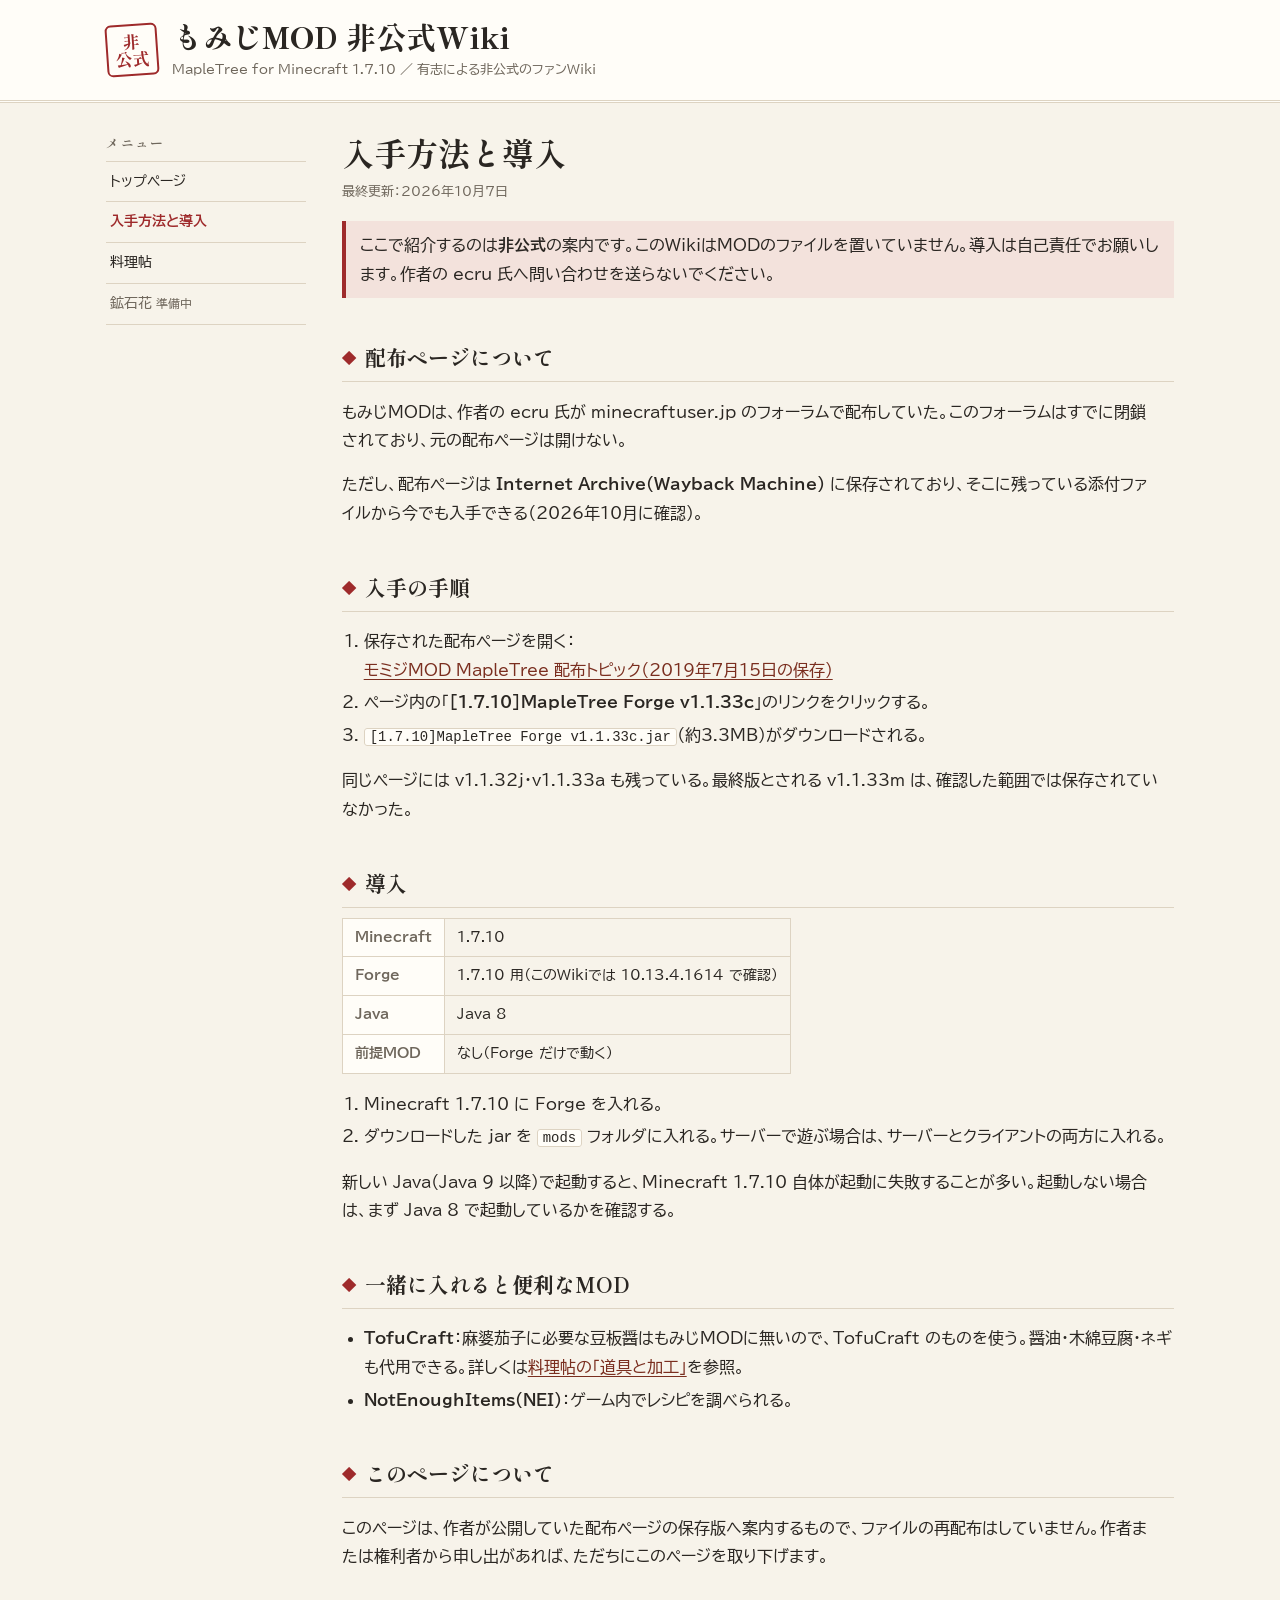
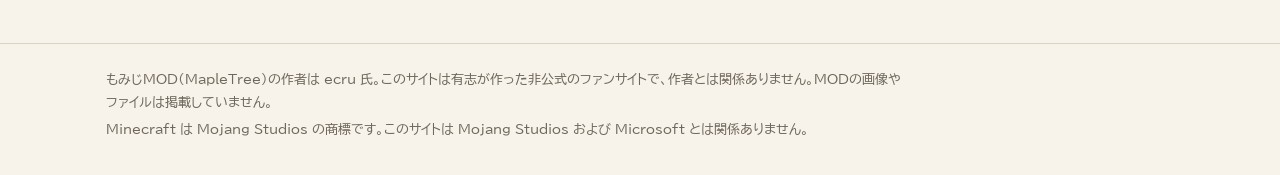
<file: download/index.html>
<!doctype html>
<html lang="ja">
<head>
<meta charset="utf-8">
<meta name="viewport" content="width=device-width, initial-scale=1">
<title>入手方法と導入 - もみじMOD 非公式Wiki</title>
<meta name="description" content="もみじMOD（MapleTree）の入手方法と導入手順。配布フォーラムは閉鎖済みのため、Internet Archive に保存された配布ページから v1.1.33c（Minecraft 1.7.10 用）を入手する方法を案内します。">
<link rel="canonical" href="https://enashimaga.github.io/momiji-mod-unofficial-wiki/download/">
<meta property="og:type" content="article">
<meta property="og:site_name" content="もみじMOD 非公式Wiki">
<meta property="og:title" content="もみじMOD の入手方法と導入">
<meta property="og:description" content="配布フォーラム閉鎖後のもみじMOD（MapleTree / Minecraft 1.7.10）の入手方法と導入手順。">
<meta property="og:url" content="https://enashimaga.github.io/momiji-mod-unofficial-wiki/download/">
<meta property="og:locale" content="ja_JP">
<meta name="twitter:card" content="summary">
<link rel="icon" href="../favicon.svg" type="image/svg+xml">
<link rel="preconnect" href="https://fonts.googleapis.com">
<link rel="preconnect" href="https://fonts.gstatic.com" crossorigin>
<link rel="stylesheet" href="https://fonts.googleapis.com/css2?family=BIZ+UDPGothic:wght@400;700&family=Shippori+Mincho+B1:wght@700;800&display=swap">
<link rel="stylesheet" href="../assets/wiki.css">
</head>
<body>

<header class="site-head">
  <div class="in">
    <div class="hanko" aria-label="非公式">非<br>公式</div>
    <div>
      <p class="site-name"><a href="../">もみじMOD 非公式Wiki</a></p>
      <p class="site-sub">MapleTree for Minecraft 1.7.10 ／ 有志による非公式のファンWiki</p>
    </div>
  </div>
</header>

<div class="layout">
  <nav class="menu" aria-label="メニュー">
    <h2>メニュー</h2>
    <ul>
      <li><a href="../">トップページ</a></li>
      <li><a href="./" aria-current="page">入手方法と導入</a></li>
      <li><a href="../cooking/">料理帖</a></li>
      <li><span class="soon">鉱石花<small>準備中</small></span></li>
    </ul>
  </nav>

  <main>
    <h1>入手方法と導入</h1>
    <p class="updated">最終更新：2026年10月7日</p>

    <div class="notice"><p>ここで紹介するのは<b>非公式</b>の案内です。このWikiはMODのファイルを置いていません。導入は自己責任でお願いします。作者の ecru 氏へ問い合わせを送らないでください。</p></div>

    <h2>配布ページについて</h2>
    <p>もみじMODは、作者の ecru 氏が minecraftuser.jp のフォーラムで配布していた。このフォーラムはすでに閉鎖されており、元の配布ページは開けない。</p>
    <p>ただし、配布ページは <b>Internet Archive（Wayback Machine）</b> に保存されており、そこに残っている添付ファイルから今でも入手できる（2026年10月に確認）。</p>

    <h2>入手の手順</h2>
    <ol>
      <li>保存された配布ページを開く：<br><a href="https://web.archive.org/web/20190715133523/https://forum.minecraftuser.jp/viewtopic.php?f=13&amp;t=6984&amp;start=720" rel="noopener">モミジMOD MapleTree 配布トピック（2019年7月15日の保存）</a></li>
      <li>ページ内の「<b>[1.7.10]MapleTree Forge v1.1.33c</b>」のリンクをクリックする。</li>
      <li><code>[1.7.10]MapleTree Forge v1.1.33c.jar</code>（約3.3MB）がダウンロードされる。</li>
    </ol>
    <p>同じページには v1.1.32j・v1.1.33a も残っている。最終版とされる v1.1.33m は、確認した範囲では保存されていなかった。</p>

    <h2>導入</h2>
    <div class="tablewrap">
      <table class="spec">
        <tr><th>Minecraft</th><td>1.7.10</td></tr>
        <tr><th>Forge</th><td>1.7.10 用（このWikiでは 10.13.4.1614 で確認）</td></tr>
        <tr><th>Java</th><td>Java 8</td></tr>
        <tr><th>前提MOD</th><td>なし（Forge だけで動く）</td></tr>
      </table>
    </div>
    <ol>
      <li>Minecraft 1.7.10 に Forge を入れる。</li>
      <li>ダウンロードした jar を <code>mods</code> フォルダに入れる。サーバーで遊ぶ場合は、サーバーとクライアントの両方に入れる。</li>
    </ol>
    <p>新しい Java（Java 9 以降）で起動すると、Minecraft 1.7.10 自体が起動に失敗することが多い。起動しない場合は、まず Java 8 で起動しているかを確認する。</p>

    <h2>一緒に入れると便利なMOD</h2>
    <ul>
      <li><b>TofuCraft</b>：麻婆茄子に必要な豆板醤はもみじMODに無いので、TofuCraft のものを使う。醤油・木綿豆腐・ネギも代用できる。詳しくは<a href="../cooking/#tools">料理帖の「道具と加工」</a>を参照。</li>
      <li><b>NotEnoughItems（NEI）</b>：ゲーム内でレシピを調べられる。</li>
    </ul>

    <h2>このページについて</h2>
    <p>このページは、作者が公開していた配布ページの保存版へ案内するもので、ファイルの再配布はしていません。作者または権利者から申し出があれば、ただちにこのページを取り下げます。</p>
  </main>
</div>

<footer class="site-foot">
  <div class="in">
    <p>もみじMOD（MapleTree）の作者は ecru 氏。このサイトは有志が作った非公式のファンサイトで、作者とは関係ありません。MODの画像やファイルは掲載していません。</p>
    <p>Minecraft は Mojang Studios の商標です。このサイトは Mojang Studios および Microsoft とは関係ありません。</p>
  </div>
</footer>

</body>
</html>
</file>
<file: assets/wiki.css>
/* もみじMOD 非公式Wiki 共通スタイル（料理帖は別デザイン） */
:root{
  --paper:#f7f3ea; --sheet:#fffdf8; --ink:#2a2622; --muted:#6f675c; --rule:#ddd3c2;
  --beni:#9e2a2b; --beni-soft:#f3e2dc; --kincha:#8a6420; --link:#7a2e1f;
  --serif:"Shippori Mincho B1","Hiragino Mincho ProN","Yu Mincho",serif;
  --sans:"BIZ UDPGothic","Hiragino Sans","Yu Gothic",sans-serif;
  color-scheme:light;
}
@media (prefers-color-scheme: dark){:root:not([data-theme="light"]){
  --paper:#16130f; --sheet:#1e1a15; --ink:#ece5d8; --muted:#a89e8e; --rule:#3a332a;
  --beni:#e0675a; --beni-soft:#3a1f1a; --kincha:#d6a95a; --link:#ec9a7f; color-scheme:dark}}
:root[data-theme="dark"]{
  --paper:#16130f; --sheet:#1e1a15; --ink:#ece5d8; --muted:#a89e8e; --rule:#3a332a;
  --beni:#e0675a; --beni-soft:#3a1f1a; --kincha:#d6a95a; --link:#ec9a7f; color-scheme:dark}
*{box-sizing:border-box}
[hidden]{display:none!important}
html{-webkit-text-size-adjust:100%}
body{margin:0;background:var(--paper);color:var(--ink);font-family:var(--sans);font-size:15.5px;line-height:1.85}
a{color:var(--link);text-underline-offset:3px}
a:focus-visible{outline:2px solid var(--beni);outline-offset:2px}

.site-head{border-bottom:3px double var(--rule);background:var(--sheet)}
.site-head .in{max-width:1100px;margin:0 auto;padding-inline:16px;padding-block:18px;display:flex;align-items:center;gap:14px;flex-wrap:wrap}
.hanko{flex:none;width:52px;height:52px;border:2.5px solid var(--beni);border-radius:6px;color:var(--beni);font-family:var(--serif);font-weight:800;font-size:17px;line-height:1.05;display:grid;place-items:center;text-align:center;transform:rotate(-4deg)}
.site-name{font-family:var(--serif);font-weight:800;font-size:clamp(22px,4vw,30px);line-height:1.25;margin:0;text-wrap:balance}
.site-name a{color:inherit;text-decoration:none}
.site-sub{margin:2px 0 0;color:var(--muted);font-size:13px}

.layout{max-width:1100px;margin:0 auto;padding-inline:16px;padding-block:28px 56px;display:grid;grid-template-columns:200px minmax(0,1fr);gap:36px}
@media (max-width:760px){.layout{grid-template-columns:minmax(0,1fr);gap:20px}}
.menu{font-size:14px}
.menu h2{font-family:var(--serif);font-size:13px;letter-spacing:.12em;color:var(--muted);margin:0 0 6px;font-weight:700}
.menu ul{list-style:none;margin:0 0 18px;padding:0;border-top:1px solid var(--rule)}
.menu li{border-bottom:1px solid var(--rule)}
.menu a,.menu span{display:block;padding:7px 4px;text-decoration:none;color:var(--ink)}
.menu a:hover{color:var(--beni)}
.menu a[aria-current="page"]{font-weight:700;color:var(--beni)}
.menu .soon{color:var(--muted)}
.menu small{color:var(--muted);font-size:11.5px;margin-left:4px}
@media (max-width:760px){.menu ul{display:flex;flex-wrap:wrap;border:0;gap:4px 14px}.menu li{border:0}.menu h2{display:none}.menu{border-bottom:1px solid var(--rule)}}

main{min-width:0}
main h1{font-family:var(--serif);font-weight:800;font-size:clamp(24px,3.6vw,32px);line-height:1.35;margin:0 0 6px;text-wrap:balance}
main h2{font-family:var(--serif);font-weight:700;font-size:21px;margin:40px 0 10px;padding-bottom:4px;border-bottom:1px solid var(--rule);text-wrap:balance}
main h2::before{content:"◆";color:var(--beni);font-size:.7em;margin-right:8px;vertical-align:.15em}
main p,main li{max-width:68ch}
main ol,main ul{padding-left:1.4em}
main li{margin:4px 0}
code{font-family:ui-monospace,"Cascadia Mono",Consolas,monospace;font-size:.9em;background:var(--sheet);border:1px solid var(--rule);padding:0 5px;border-radius:3px;overflow-wrap:anywhere}
.updated{color:var(--muted);font-size:12.5px;margin:0 0 18px}

.notice{background:var(--beni-soft);border-left:4px solid var(--beni);padding:10px 14px;margin:16px 0;max-width:72ch}
.notice p{margin:0}

table.spec{border-collapse:collapse;font-size:14px;font-variant-numeric:tabular-nums}
table.spec th,table.spec td{border:1px solid var(--rule);padding:6px 12px;text-align:left}
table.spec th{background:var(--sheet);font-weight:700;color:var(--muted);white-space:nowrap}
.tablewrap{overflow-x:auto}

.pages{display:grid;grid-template-columns:repeat(auto-fill,minmax(260px,1fr));gap:14px;margin-top:12px}
.page-card{background:var(--sheet);border:1px solid var(--rule);padding:16px 18px;display:flex;flex-direction:column;gap:8px;min-width:0}
.page-card h3{font-family:var(--serif);font-size:19px;margin:0}
.page-card p{margin:0;font-size:14px;color:var(--muted)}
.page-card .go{align-self:flex-start;margin-top:auto;display:inline-flex;gap:6px;align-items:center;font-weight:700;text-decoration:none;color:var(--sheet);background:var(--beni);padding:8px 16px;border-radius:999px}
.page-card .go:hover{background:var(--ink)}
.page-card.feature{border-color:var(--beni);border-width:1.5px}
.page-card.soon{border-style:dashed;background:transparent}
.label{font-size:11.5px;letter-spacing:.08em;font-weight:700;color:var(--kincha)}

dl.log{display:grid;grid-template-columns:auto minmax(0,1fr);gap:4px 16px;margin:0;font-size:14px}
dl.log dt{color:var(--muted);font-variant-numeric:tabular-nums}
dl.log dd{margin:0}

.site-foot{border-top:1px solid var(--rule);color:var(--muted);font-size:12.5px}
.site-foot .in{max-width:1100px;margin:0 auto;padding-inline:16px;padding-block:20px 32px}
.site-foot p{margin:4px 0;max-width:80ch}
.site-foot a{color:inherit}
</file>
